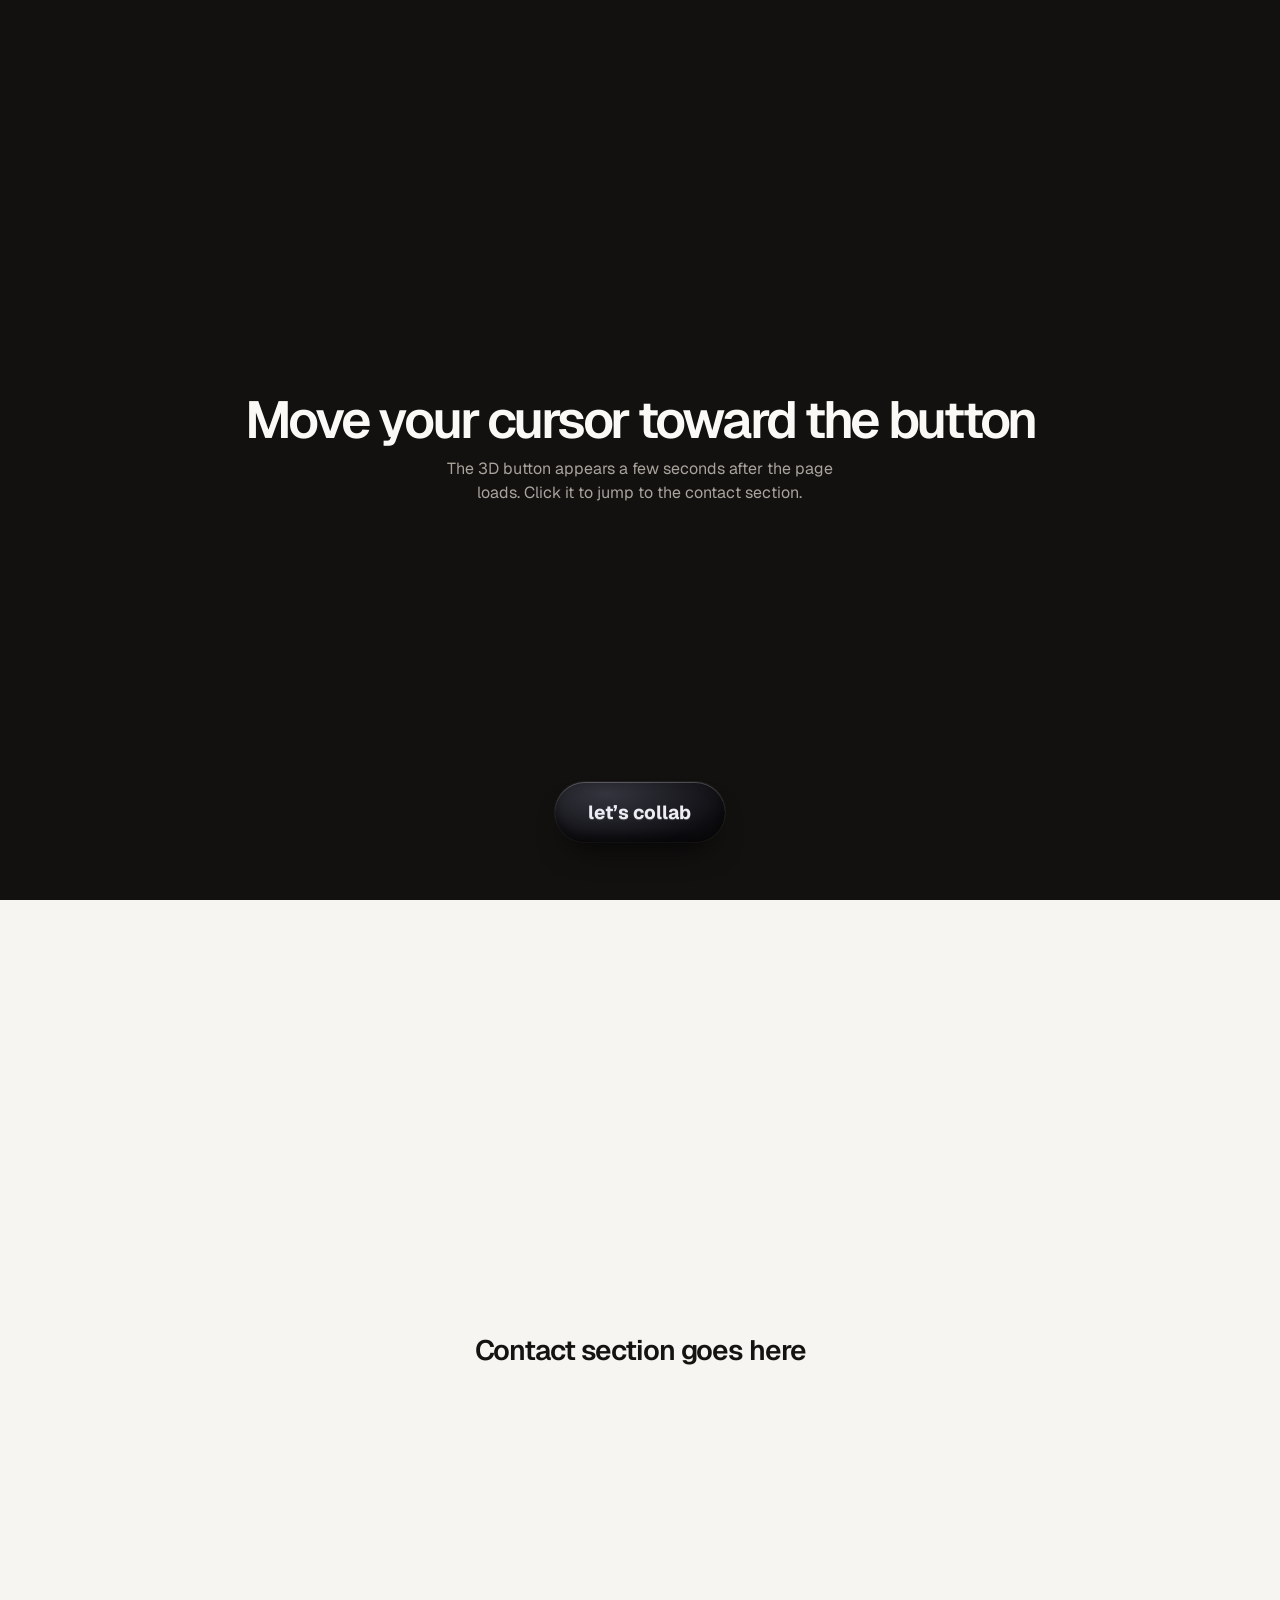
<file: collab-test.html>
<!doctype html>
<!-- 3D "let's collab" goo button: Venom Button by exteestudio (MIT licence), see collab/LICENSE.
     This page only embeds it: a CSS pill shows first (and stays on phones and slow computers),
     the 3D version is loaded a few seconds later, only if the computer is fast enough. -->
<html lang="en">
<head>
  <meta charset="utf-8" />
  <meta name="viewport" content="width=device-width, initial-scale=1" />
  <title>Aritra Tarafder · Collab button</title>
  <link href="https://fonts.googleapis.com/css2?family=Geist:wght@400;600;700&display=swap" rel="stylesheet" />
  <style>
    /* ===== Change the look here ===== */
    :root {
      --accent: #ff3b2f;
      --bg: #121110;
      --text: #fbf9f5;
      --muted: #a8a39b;
      --collab-bottom: 88px;   /* distance from the bottom of the screen to the middle of the button */
    }
    * { box-sizing: border-box; }
    html { scroll-behavior: smooth; background: var(--bg); }
    body { margin: 0; background: var(--bg); color: var(--text); font-family: "Geist", system-ui, sans-serif; }
    .demo { min-height: 100vh; display: grid; place-items: center; text-align: center; padding: 24px; }
    .demo h1 { margin: 0 0 12px; font-size: clamp(28px, 5vw, 52px); font-weight: 600; letter-spacing: -0.055em; line-height: .95; }
    .demo p { margin: 0 auto; max-width: 36ch; color: var(--muted); line-height: 1.5; }
    #contact { min-height: 100vh; display: grid; place-items: center; background: #f7f5f1; color: #141312; font-size: 28px; font-weight: 600; letter-spacing: -0.04em; }

    /* The 3D layer: transparent, never catches the mouse, soft edges so it never looks like a box */
    .collab-frame {
      position: fixed; left: 50%; bottom: calc(var(--collab-bottom) - 280px);
      width: 680px; height: 560px; transform: translateX(-50%);
      border: 0; background: transparent; color-scheme: normal;
      pointer-events: none; z-index: 50; opacity: 0; transition: opacity .6s;
      -webkit-mask-image: radial-gradient(ellipse 50% 50% at 50% 50%, #000 58%, transparent 100%);
              mask-image: radial-gradient(ellipse 50% 50% at 50% 50%, #000 58%, transparent 100%);
    }
    .collab-frame.show { opacity: 1; }

    /* The real link. First it is a glossy CSS pill; once the 3D button is live it becomes invisible
       and sits exactly over the 3D pill, so clicking and keyboard focus still work. */
    .collab {
      position: fixed; left: 50%; bottom: calc(var(--collab-bottom) - 30px);
      width: 170px; height: 60px; transform: translateX(-50%);
      display: grid; place-items: center; border-radius: 999px; z-index: 60;
      color: #eceef3; text-decoration: none; font: 700 19px/1 "Geist", system-ui, sans-serif;
      -webkit-tap-highlight-color: transparent;
    }
    .collab .face {
      position: absolute; inset: 0; border-radius: inherit;
      background: radial-gradient(120% 140% at 30% 20%, #34343e, #0d0d11 62%);
      box-shadow: inset 0 1px 0 rgba(255,255,255,.22), inset 0 -6px 12px rgba(0,0,0,.5), 0 18px 30px -14px rgba(0,0,0,.8), 0 0 0 1px rgba(255,255,255,.06);
      transition: opacity .5s, transform .3s;
    }
    .collab .label { position: relative; text-shadow: 0 1px 0 rgba(255,255,255,.2); transition: opacity .5s; }
    .collab:hover .face { transform: translateY(-2px); }
    .collab.is-3d .face, .collab.is-3d .label { opacity: 0; }
    .collab.is-3d:hover .face { transform: none; }
    .collab:focus-visible { outline: 2px solid var(--accent); outline-offset: 6px; }
    /* the 3D hand takes the place of the real cursor while it is over the goo */
    html.goo-engaged, html.goo-engaged * { cursor: none !important; }
  </style>
</head>
<body>
  <main class="demo">
    <div>
      <h1>Move your cursor toward the button</h1>
      <p>The 3D button appears a few seconds after the page loads. Click it to jump to the contact section.</p>
    </div>
  </main>
  <section id="contact">Contact section goes here</section>

  <a class="collab" id="collab" href="#contact"><span class="face" aria-hidden="true"></span><span class="label"></span></a>

  <script>
  /* ===== Change your details here ===== */
  const CONFIG = {
    label: "let’s collab",           // text on the button
    frameSrc: "collab/venom.html",   // the 3D button file
    delay: 3500,                     // ms to wait after the page loads before starting the 3D button
    slowKey: "aritra-goo-slow",      // remembers that this computer was too slow (to test again, add ?goo=force to the page address)
  };

  (() => {
    const link = document.getElementById("collab");
    link.querySelector(".label").textContent = CONFIG.label;

    const force = /[?&]goo=force/.test(location.search);
    const reduce = matchMedia("(prefers-reduced-motion: reduce)").matches;
    const touch = matchMedia("(hover: none), (pointer: coarse)").matches;
    let slow = false;
    try { slow = !force && localStorage.getItem(CONFIG.slowKey) === "1"; } catch (_) {}
    if (reduce || touch || slow) return;          // phones, reduced motion and slow computers keep the CSS pill

    let frame = null, layout = null, ready = false, alive = false;

    // put the real link exactly over the 3D pill
    function place() {
      if (!frame || !layout) return;
      const r = frame.getBoundingClientRect();
      link.style.cssText = `left:${r.left + layout.cx - layout.hw}px;top:${r.top + layout.cy - layout.hh}px;width:${layout.hw * 2}px;height:${layout.hh * 2}px;bottom:auto;transform:none`;
    }

    function drop(remember) {                      // go back to the CSS pill
      if (frame) frame.remove();
      frame = null; alive = false;
      if (remember) { try { localStorage.setItem(CONFIG.slowKey, "1"); } catch (_) {} }
    }

    function go() {                                // the 3D button is fast enough: show it
      alive = true;
      frame.classList.add("show");
      link.classList.add("is-3d");
      place();
      const post = (m) => { if (frame) frame.contentWindow.postMessage(m, "*"); };
      const send = (t, e) => {
        const r = frame.getBoundingClientRect();
        post({ venom: "ptr", t, x: e.clientX - r.left, y: e.clientY - r.top, pt: e.pointerType || "mouse" });
      };
      addEventListener("pointermove", (e) => frame && send("move", e), { passive: true });
      addEventListener("pointerdown", (e) => frame && send("down", e), { passive: true });
      addEventListener("pointerup", (e) => frame && send("up", e), { passive: true });
      document.documentElement.addEventListener("pointerleave", () => post({ venom: "ptr", t: "leave" }));
    }

    // speed test: after a short warm-up, time 20 frames. Slow computers go back to the CSS pill.
    function measure() {
      setTimeout(() => {
        if (!frame) return;
        const gaps = []; let last = performance.now();
        requestAnimationFrame(function tick(now) {
          gaps.push(now - last); last = now;
          if (gaps.length < 20) return requestAnimationFrame(tick);
          gaps.sort((a, b) => a - b);
          const median = gaps[gaps.length >> 1];
          if (median > 22) drop(true); else go();   // 22 ms per frame = below about 45 fps
        });
      }, 1200);
    }

    addEventListener("message", (e) => {
      if (!frame || e.source !== frame.contentWindow) return;
      const d = e.data;
      if (!d || !d.venom) return;
      if (d.venom === "layout") { layout = d; if (alive) place(); }
      else if (d.venom === "ready") { ready = true; measure(); }
      else if (d.venom === "engaged") document.documentElement.classList.toggle("goo-engaged", !!d.on);
    });
    addEventListener("resize", place);

    function start() {
      frame = document.createElement("iframe");
      frame.className = "collab-frame";
      frame.src = CONFIG.frameSrc + "?label=" + encodeURIComponent(CONFIG.label);
      frame.title = "3D button";
      frame.setAttribute("aria-hidden", "true");
      frame.tabIndex = -1;
      document.body.appendChild(frame);
      setTimeout(() => { if (!ready) drop(false); }, 8000);   // file missing or blocked: keep the CSS pill
    }
    setTimeout(() => ("requestIdleCallback" in window ? requestIdleCallback(start, { timeout: 2000 }) : start()), CONFIG.delay);
  })();
  </script>
</body>
</html>
</file>
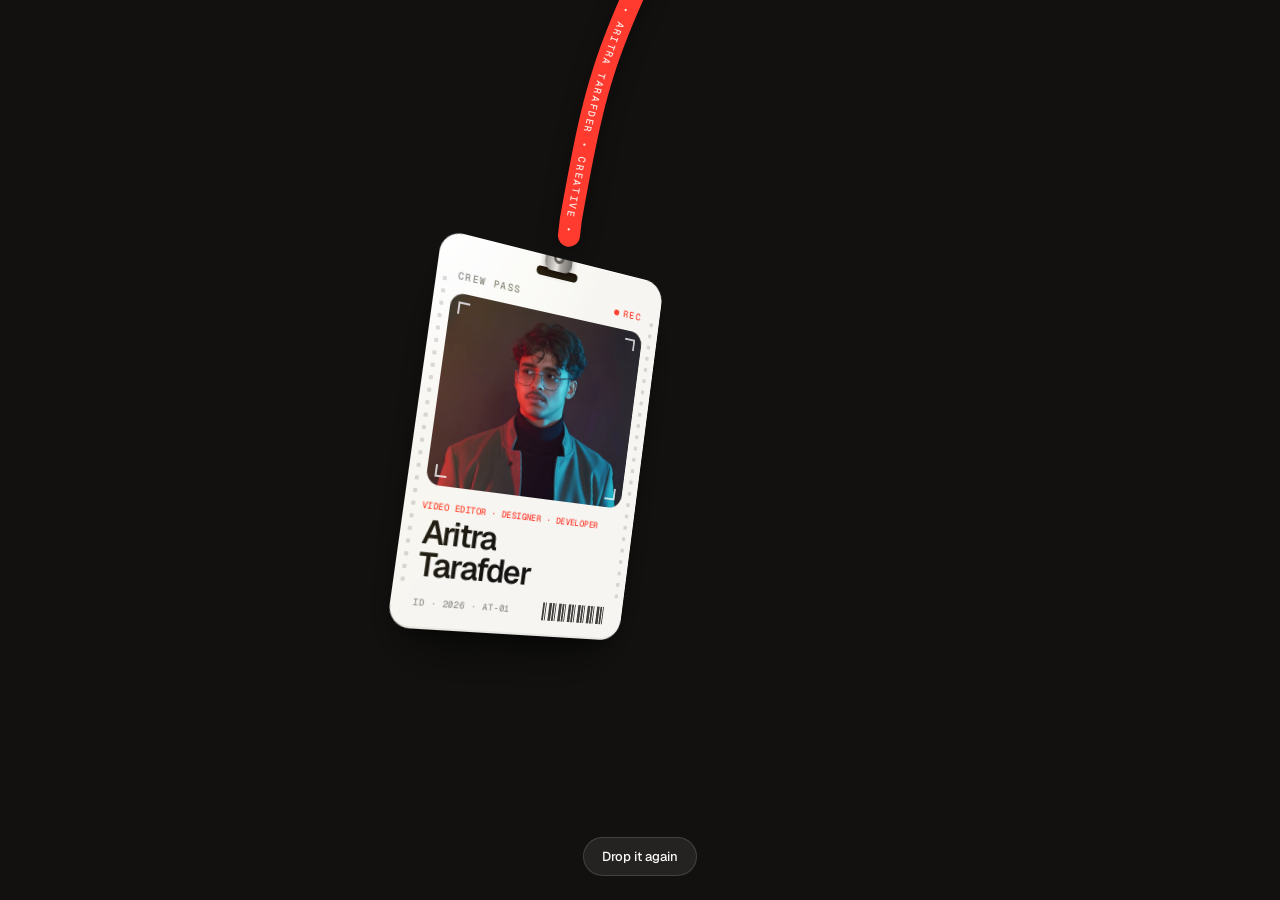
<file: id-card.html>
<!doctype html>
<html lang="en">
<head>
  <meta charset="utf-8" />
  <meta name="viewport" content="width=device-width, initial-scale=1" />
  <title>Aritra Tarafder · ID Card</title>
  <link href="https://fonts.googleapis.com/css2?family=Geist:wght@400;500;600&family=Geist+Mono:wght@400;500&display=swap" rel="stylesheet" />
  <style>
    /* ===== Change the look here ===== */
    :root {
      --accent: #ff3b2f;   /* strap, job title, REC dot */
      --cream: #f7f5f1;    /* card colour */
      --ink: #141312;      /* text on the card */
      --bg: #121110;       /* page background */
    }
    * { box-sizing: border-box; }
    html, body { margin: 0; height: 100%; background: var(--bg); color: #fbf9f5; font-family: "Geist", system-ui, sans-serif; overflow: hidden; }

    /* The stage is where the card can move. The strap hangs from its top edge. */
    .stage { position: fixed; inset: 0; }
    .lanyard { position: absolute; inset: 0; width: 100%; height: 100%; overflow: visible; pointer-events: none; }
    .lanyard__strap { fill: none; stroke: var(--accent); stroke-width: 22; stroke-linecap: round; stroke-linejoin: round; filter: drop-shadow(0 6px 10px rgba(0,0,0,.35)); }
    .lanyard__text { font-family: "Geist Mono", monospace; font-size: 10px; font-weight: 500; letter-spacing: .18em; fill: rgba(251,249,245,.92); dominant-baseline: central; }
    .hint { position: absolute; font: 500 11px "Geist Mono", monospace; text-transform: uppercase; letter-spacing: .1em; color: #6d6861; transform: translateX(-50%); white-space: nowrap; transition: opacity .6s; opacity: 0; pointer-events: none; }
    .hint.show { opacity: 1; }

    /* ===== The card ===== */
    .card {
      position: absolute; top: 0; left: 0; width: 250px; height: 380px;
      transform-origin: 0 0; will-change: transform; touch-action: none; cursor: grab;
      user-select: none; -webkit-user-select: none; visibility: hidden;
    }
    .card.ready { visibility: visible; }
    .card.dragging { cursor: grabbing; }
    .card__inner {
      position: absolute; inset: 0; border-radius: 22px; padding: 34px 18px 16px; overflow: hidden;
      display: flex; flex-direction: column; color: var(--ink);
      background: radial-gradient(120% 80% at 0% 0%, #fff 0%, transparent 60%), var(--cream);
      box-shadow: 0 1px 0 rgba(255,255,255,.8) inset, 0 -2px 0 rgba(0,0,0,.06) inset, 0 30px 60px -20px rgba(0,0,0,.7), 0 10px 20px -10px rgba(0,0,0,.5);
      transform-style: preserve-3d;
    }
    /* film perforations down both sides */
    .card__inner::before, .card__inner::after {
      content: ""; position: absolute; top: 40px; bottom: 40px; width: 6px;
      background: radial-gradient(circle, rgba(14,13,12,.14) 2px, transparent 2.5px) 0 0 / 6px 12px repeat-y;
    }
    .card__inner::before { right: 6px; } .card__inner::after { left: 6px; }
    .card__slot { position: absolute; top: 12px; left: 50%; width: 46px; height: 9px; margin-left: -23px; border-radius: 9px; background: var(--bg); box-shadow: inset 0 2px 3px rgba(0,0,0,.6); }
    .card__clip { position: absolute; top: -26px; left: 50%; width: 30px; height: 40px; margin-left: -15px; z-index: 3; border-radius: 6px 6px 8px 8px; background: linear-gradient(90deg, #8d8a85, #e9e6e1 45%, #a9a6a0 60%, #6f6c68); box-shadow: 0 4px 6px rgba(0,0,0,.35); }
    .card__clip span { position: absolute; left: 50%; bottom: 8px; width: 12px; height: 12px; margin-left: -6px; border-radius: 50%; border: 3px solid #5d5a56; }
    .card__head { display: flex; justify-content: space-between; align-items: center; font: 500 10px "Geist Mono", monospace; letter-spacing: .14em; color: rgba(14,13,12,.55); margin-bottom: 10px; padding: 0 4px; }
    .card__rec { display: inline-flex; align-items: center; gap: 5px; color: var(--accent); }
    .card__rec i { width: 6px; height: 6px; border-radius: 50%; background: var(--accent); animation: blink 1.1s infinite; }
    @keyframes blink { 50% { opacity: .2; } }
    .card__photo { position: relative; flex: 1; min-height: 0; border-radius: 14px; overflow: hidden; background: radial-gradient(90% 70% at 50% 100%, rgba(255,59,47,.55), transparent 70%), linear-gradient(180deg, #ece8e1, #d9d4cb); }
    /* move/zoom your photo inside the frame with top and width */
    .card__photo img { position: absolute; left: 50%; top: -4%; width: 120%; max-width: none; transform: translateX(-50%); pointer-events: none; }
    .card__corner { position: absolute; width: 12px; height: 12px; border: 2px solid rgba(255,255,255,.75); }
    .tl { top: 8px; left: 8px; border-right: 0; border-bottom: 0; } .tr { top: 8px; right: 8px; border-left: 0; border-bottom: 0; }
    .bl { bottom: 8px; left: 8px; border-right: 0; border-top: 0; } .br { bottom: 8px; right: 8px; border-left: 0; border-top: 0; }
    /* smaller type so the 3-part job title fits on one line */
    .card__role { font: 500 9px "Geist Mono", monospace; letter-spacing: .05em; text-transform: uppercase; white-space: nowrap; color: var(--accent); margin-top: 14px; padding: 0; }
    /* name on two lines: first name, then surname */
    .card__name { font-size: 32px; font-weight: 600; letter-spacing: -0.055em; line-height: .95; padding: 4px 4px 0; white-space: pre-line; }
    .card__foot { display: flex; align-items: center; justify-content: space-between; margin-top: 12px; padding: 0 4px; }
    .card__code { font: 500 9px "Geist Mono", monospace; letter-spacing: .1em; color: rgba(14,13,12,.45); }
    .card__bars { width: 70px; height: 18px; opacity: .8; background: repeating-linear-gradient(90deg, var(--ink) 0 2px, transparent 2px 3px, var(--ink) 3px 4px, transparent 4px 7px, var(--ink) 7px 10px, transparent 10px 11px); }
    /* holographic sheen, moved by the script while the card swings */
    .card__holo { position: absolute; inset: 0; pointer-events: none; border-radius: inherit; mix-blend-mode: color-dodge; opacity: .55; background: linear-gradient(115deg, transparent 20%, rgba(255,0,128,.25) 35%, rgba(0,220,255,.28) 45%, rgba(255,230,0,.22) 55%, transparent 70%); background-size: 250% 250%; background-position: var(--gx, 50%) var(--gy, 50%); }
    .replay { position: fixed; left: 50%; bottom: 24px; transform: translateX(-50%); font: 500 13px "Geist", sans-serif; color: #fbf9f5; background: rgba(255,255,255,.08); border: 1px solid rgba(255,255,255,.14); padding: 10px 18px; border-radius: 999px; cursor: pointer; }

    /* phones: a smaller card */
    @media (max-width: 600px) {
      .card { width: 210px; height: 330px; }
      .card__inner { padding: 30px 14px 14px; }
      .card__name { font-size: 27px; }
      .card__role { font-size: 7.5px; }
    }
  </style>
</head>
<body>
  <div class="stage" id="stage">
    <svg class="lanyard" aria-hidden="true">
      <path id="strapPath" class="lanyard__strap" d="" />
      <!-- the text that runs along the strap -->
      <text class="lanyard__text"><textPath href="#strapPath" id="strapText"></textPath></text>
    </svg>

    <div class="card" id="card" role="img" aria-label="ID card. You can drag it.">
      <div class="card__inner">
        <div class="card__clip" aria-hidden="true"><span></span></div>
        <div class="card__slot" aria-hidden="true"></div>
        <div class="card__head"><span>CREW PASS</span><span class="card__rec"><i></i>REC</span></div>
        <div class="card__photo">
          <img id="cardPhoto" alt="" draggable="false" />
          <span class="card__corner tl"></span><span class="card__corner tr"></span>
          <span class="card__corner bl"></span><span class="card__corner br"></span>
        </div>
        <div class="card__role" id="cardRole"></div>
        <div class="card__name" id="cardName"></div>
        <div class="card__foot" aria-hidden="true"><span class="card__code" id="cardCode"></span><span class="card__bars"></span></div>
        <div class="card__holo" aria-hidden="true"></div>
      </div>
    </div>
    <p class="hint" id="hint">Grab the card ↑</p>
  </div>
  <button class="replay" id="replay" type="button">Drop it again</button>

  <script>
  /* ===== Change your details here ===== */
  const CONFIG = {
    name: "Aritra\nTarafder",                      // \n puts the surname on a second line
    role: "Video Editor · Designer · Developer",
    code: "ID · 2026 · AT-01",
    photo: "assets/me-front.webp",                 // your face photo, any size
    strapText: "CREATIVE • ARITRA TARAFDER • ",    // repeated along the strap
    anchorX: 0.5,                                  // where the strap hangs from: 0 = left edge, 1 = right edge
  };

  /* ===== Physics: a rope made of points (Verlet integration) =====
     The strap is 12 points joined by "sticks". Every frame each point keeps its speed, gravity pulls it down,
     then the sticks are fixed back to their length. The card is 4 more points held in a rigid rectangle. */
  const SEGMENTS = 12;    // points in the strap
  const GRAVITY = 0.55;   // higher = heavier, faster drop
  const DAMPING = 0.982;  // lower = stops swinging sooner
  const MAX_SPEED = 16;   // speed limit so a hard throw can't fling the card off screen
  const CLIP_GAP = 16;

  const $ = (s) => document.querySelector(s);
  const clamp = (v, a, b) => Math.min(b, Math.max(a, v));
  const lerp = (a, b, t) => a + (b - a) * t;
  const reduceMotion = matchMedia("(prefers-reduced-motion: reduce)").matches;

  // fill in the card
  $("#cardName").textContent = CONFIG.name;
  $("#cardRole").textContent = CONFIG.role;
  $("#cardCode").textContent = CONFIG.code;
  $("#cardPhoto").src = CONFIG.photo;
  $("#strapText").textContent = CONFIG.strapText.repeat(8);

  const stage = $("#stage"), card = $("#card"), inner = $(".card__inner"), holo = $(".card__holo"), strap = $("#strapPath"), hint = $("#hint");
  let W, H, anchor, segLen, pts = [], cons = [], drag = null, hasDragged = false, settled = 0;

  function build() {
    W = card.offsetWidth; H = card.offsetHeight;
    const sh = stage.clientHeight;
    const restTop = Math.max(110, (sh - H) / 2 - 20);      // where the card ends up
    const ropeLen = Math.max(60, restTop - CLIP_GAP + 20);
    anchor = { x: stage.clientWidth * CONFIG.anchorX, y: -20 };
    segLen = ropeLen / SEGMENTS;
    pts = []; cons = [];
    // start high above the screen so it drops in
    const lift = reduceMotion ? 0 : ropeLen + H + 60, sway = reduceMotion ? 0 : 90;
    for (let i = 0; i <= SEGMENTS; i++) {
      const t = i / SEGMENTS, x = anchor.x + sway * t, y = anchor.y + i * segLen - lift * t;
      pts.push({ x, y, px: x, py: y, w: i === 0 ? 0 : 1 }); // w = 0 means pinned (the anchor)
    }
    const clip = pts[SEGMENTS], top = clip.y + CLIP_GAP, cx = clip.x + (reduceMotion ? 0 : 30);
    [[cx - W / 2, top], [cx + W / 2, top], [cx + W / 2, top + H], [cx - W / 2, top + H]]
      .forEach(([x, y]) => pts.push({ x, y, px: x, py: y, w: 0.35 }));
    const [TL, TR, BR, BL] = [SEGMENTS + 1, SEGMENTS + 2, SEGMENTS + 3, SEGMENTS + 4];
    // strap: may go slack but never stretches (the jerk when it goes tight makes the bounce)
    for (let i = 0; i < SEGMENTS; i++) cons.push({ a: i, b: i + 1, len: segLen, stretchOnly: true });
    // clip to the two top corners, then a rigid card
    const d = Math.hypot(W / 2, CLIP_GAP), diag = Math.hypot(W, H);
    cons.push({ a: SEGMENTS, b: TL, len: d }, { a: SEGMENTS, b: TR, len: d },
      { a: TL, b: TR, len: W }, { a: TR, b: BR, len: H }, { a: BR, b: BL, len: W }, { a: BL, b: TL, len: H },
      { a: TL, b: BR, len: diag }, { a: TR, b: BL, len: diag });
    card.classList.add("ready");
  }

  const corners = () => pts.slice(SEGMENTS + 1, SEGMENTS + 5);

  function solve() {
    for (const c of cons) {
      const A = pts[c.a], B = pts[c.b];
      const dx = B.x - A.x, dy = B.y - A.y, dist = Math.hypot(dx, dy) || 0.0001;
      if (c.stretchOnly && dist <= c.len) continue;
      const diff = (dist - c.len) / dist, wsum = A.w + B.w;
      if (!wsum) continue;
      A.x += dx * diff * (A.w / wsum); A.y += dy * diff * (A.w / wsum);
      B.x -= dx * diff * (B.w / wsum); B.y -= dy * diff * (B.w / wsum);
    }
  }

  // a point on the card from (u, v) = (0..1 across, 0..1 down)
  function bilinear(u, v) {
    const [a, b, c, d] = corners();
    return {
      x: (1-u)*(1-v)*a.x + u*(1-v)*b.x + u*v*c.x + (1-u)*v*d.x,
      y: (1-u)*(1-v)*a.y + u*(1-v)*b.y + u*v*c.y + (1-u)*v*d.y,
      w: [(1-u)*(1-v), u*(1-v), u*v, (1-u)*v],
    };
  }

  function step() {
    for (const p of pts) {
      if (!p.w) continue;
      const vx = clamp((p.x - p.px) * DAMPING, -MAX_SPEED, MAX_SPEED);
      const vy = clamp((p.y - p.py) * DAMPING, -MAX_SPEED, MAX_SPEED);
      p.px = p.x; p.py = p.y;
      p.x += vx; p.y += vy + GRAVITY;
    }
    if (drag) { // pull the grabbed spot of the card toward the pointer
      const g = bilinear(drag.u, drag.v), dx = drag.x - g.x, dy = drag.y - g.y;
      corners().forEach((p, i) => { const k = g.w[i] * 1.6; p.x += dx * k; p.y += dy * k; p.px = lerp(p.px, p.x, 0.25); p.py = lerp(p.py, p.y, 0.25); });
    }
    for (let i = 0; i < 14; i++) solve();
  }

  function render() {
    const [TL, TR, , BL] = corners();
    const ax = (TR.x - TL.x) / W, ay = (TR.y - TL.y) / W, bx = (BL.x - TL.x) / H, by = (BL.y - TL.y) / H;
    card.style.transform = `matrix(${ax},${ay},${bx},${by},${TL.x},${TL.y})`;
    // small 3D tilt from how fast the card moves
    const cxv = (TL.x - TL.px + TR.x - TR.px) / 2, cyv = (TL.y - TL.py + BL.y - BL.py) / 2;
    const ry = clamp(cxv * 2.2, -40, 40), rx = clamp(-cyv * 1.2, -25, 25);
    inner.style.transform = `perspective(900px) rotateY(${ry}deg) rotateX(${rx}deg)`;
    holo.style.setProperty("--gx", `${50 + ry * 1.5 + Math.atan2(ay, ax) * 60}%`);
    holo.style.setProperty("--gy", `${50 + rx * 1.5}%`);
    // strap: a smooth curve through the rope points
    let d = `M ${pts[0].x} ${pts[0].y - 40} L ${pts[0].x} ${pts[0].y}`;
    for (let i = 1; i < SEGMENTS; i++) d += ` Q ${pts[i].x} ${pts[i].y} ${(pts[i].x + pts[i+1].x) / 2} ${(pts[i].y + pts[i+1].y) / 2}`;
    d += ` L ${pts[SEGMENTS].x} ${pts[SEGMENTS].y + 6}`;
    strap.setAttribute("d", d);
    if (!hasDragged) {
      const [, , BR, BL2] = corners();
      hint.style.left = `${(BR.x + BL2.x) / 2}px`; hint.style.top = `${Math.max(BR.y, BL2.y) + 22}px`;
      settled = Math.abs(cxv) + Math.abs(cyv) < 0.6 ? settled + 1 : 0;
      hint.classList.toggle("show", settled > 30);
    }
  }

  const loop = () => { step(); render(); requestAnimationFrame(loop); };

  // drag with mouse or finger
  const local = (e) => { const r = stage.getBoundingClientRect(); return { x: e.clientX - r.left, y: e.clientY - r.top }; };
  card.addEventListener("pointerdown", (e) => {
    e.preventDefault();
    const p = local(e), [TL, TR, , BL] = corners();
    const ux = TR.x - TL.x, uy = TR.y - TL.y, vx = BL.x - TL.x, vy = BL.y - TL.y, rx = p.x - TL.x, ry = p.y - TL.y;
    drag = { u: clamp((rx * ux + ry * uy) / (W * W), 0, 1), v: clamp((rx * vx + ry * vy) / (H * H), 0, 1), ...p };
    card.classList.add("dragging"); card.setPointerCapture(e.pointerId);
    if (!hasDragged) { hasDragged = true; hint.classList.remove("show"); }
  });
  card.addEventListener("pointermove", (e) => { if (drag) Object.assign(drag, local(e)); });
  const release = () => { drag = null; card.classList.remove("dragging"); pts.forEach((p) => { p.px = lerp(p.px, p.x, 0.6); p.py = lerp(p.py, p.y, 0.6); }); };
  card.addEventListener("pointerup", release);
  card.addEventListener("pointercancel", release);

  // keep the strap attached when the window size changes
  addEventListener("resize", () => {
    if (!anchor) return;
    const nx = stage.clientWidth * CONFIG.anchorX, dx = nx - anchor.x;
    pts.forEach((p) => { p.x += dx; p.px += dx; }); anchor.x = nx; pts[0].x = pts[0].px = nx;
  });
  $("#replay").addEventListener("click", build);

  build(); render(); requestAnimationFrame(loop);
  </script>
</body>
</html>
</file>
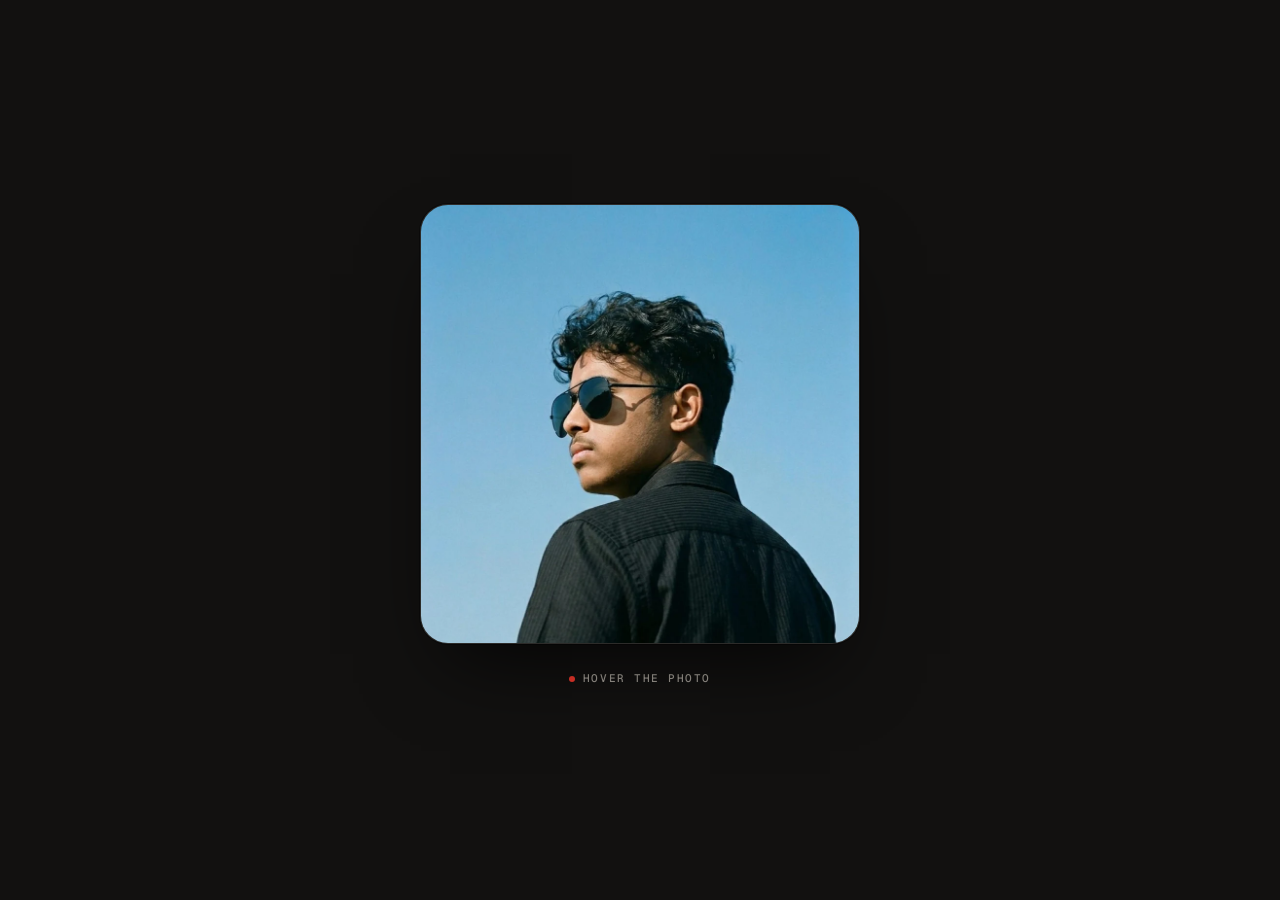
<file: reveal.html>
<!doctype html>
<html lang="en">
<head>
  <meta charset="utf-8" />
  <meta name="viewport" content="width=device-width, initial-scale=1" />
  <title>Aritra Tarafder · Mask reveal</title>
  <link href="https://fonts.googleapis.com/css2?family=Geist:wght@400;500;600&family=Geist+Mono:wght@400;500&display=swap" rel="stylesheet" />
  <style>
    /* ===== Change the look here ===== */
    :root {
      --accent: #ff3b2f;
      --bg: #121110;
      --panel: #1a1917;
      --text: #fbf9f5;
      --muted: #a8a39b;
      --frame: min(86vw, 440px);   /* size of the photo frame */
      --sky: #4a95d1;              /* solid colour behind the masked photo, so nothing leaks at the edges */
    }
    * { box-sizing: border-box; }
    html, body { margin: 0; min-height: 100%; background: var(--bg); color: var(--text); font-family: "Geist", system-ui, sans-serif; }
    body { min-height: 100vh; display: grid; place-items: center; padding: 32px 16px; }

    .reveal { display: grid; justify-items: center; gap: 16px; }

    /* Rounded square frame holding two stacked photos */
    .frame {
      position: relative; width: var(--frame); aspect-ratio: 1 / 1;
      border-radius: 28px; overflow: hidden; background: var(--panel);
      border: 1px solid rgba(255,255,255,.08);
      box-shadow: 0 40px 80px -30px rgba(0,0,0,.8), 0 0 0 1px rgba(0,0,0,.4);
      touch-action: none;           /* on phones, dragging moves the lens instead of scrolling */
      cursor: crosshair; user-select: none; -webkit-user-select: none;
      isolation: isolate;
    }
    .frame img {
      position: absolute; inset: 0; width: 100%; height: 100%;
      object-fit: cover; object-position: 50% 25%;   /* change 25% to move the photo up or down in the frame */
      pointer-events: none; -webkit-user-drag: none;
    }
    /* Top layer: the Batman photo, shown only inside a round lens that follows the cursor */
    .frame__mask {
      position: absolute; inset: 0; background: var(--sky);
      --mx: 50%; --my: 50%; --r: 0px;
      -webkit-mask-image: radial-gradient(circle var(--r) at var(--mx) var(--my), #000 98%, transparent);
              mask-image: radial-gradient(circle var(--r) at var(--mx) var(--my), #000 98%, transparent);
    }
    /* Thin ring that follows the lens */
    .frame__ring {
      position: absolute; left: 0; top: 0; border-radius: 50%; pointer-events: none;
      border: 1.5px solid rgba(255,255,255,.75); box-shadow: 0 0 0 1px rgba(0,0,0,.25), 0 0 24px rgba(255,59,47,.25);
      opacity: 0; will-change: transform, width, height;
    }
    .caption { font: 500 11px "Geist Mono", monospace; text-transform: uppercase; letter-spacing: .14em; color: var(--muted); }
    .caption i { display: inline-block; width: 6px; height: 6px; margin-right: 8px; border-radius: 50%; background: var(--accent); }
    @media (hover: none) { .caption .desk { display: none; } }
    @media (hover: hover) { .caption .touch { display: none; } }
  </style>
</head>
<body>
  <main class="reveal">
    <div class="frame" id="frame" aria-label="Photo of Aritra. Move your cursor over it to reveal the Batman version.">
      <img id="imgNormal" alt="Aritra Tarafder" draggable="false" />
      <div class="frame__mask" id="mask" aria-hidden="true"><img id="imgMasked" alt="" draggable="false" /></div>
      <div class="frame__ring" id="ring" aria-hidden="true"></div>
    </div>
    <p class="caption"><i></i><span class="desk">Hover the photo</span><span class="touch">Touch and drag the photo</span></p>
  </main>

  <script>
  /* ===== Change your details here ===== */
  const CONFIG = {
    normal: "assets/me-side.webp",   // the normal photo (bottom layer)
    masked: "assets/me-mask.webp",   // the Batman version (revealed in the lens)
    hoverRadius: 0.20,               // lens size on hover, as a share of the frame width
    pressRadius: 0.32,               // lens size while the mouse button is held (or a finger is down)
    ease: 0.18,                      // how smoothly the lens follows (lower = slower, softer)
  };

  const $ = (s) => document.querySelector(s);
  const frame = $("#frame"), mask = $("#mask"), ring = $("#ring");
  $("#imgNormal").src = CONFIG.normal;
  $("#imgMasked").src = CONFIG.masked;

  const reduceMotion = matchMedia("(prefers-reduced-motion: reduce)").matches;
  const ease = reduceMotion ? 1 : CONFIG.ease;

  let W = frame.clientWidth;
  // cur = what is drawn now, tgt = where the lens wants to be
  const cur = { x: W / 2, y: W / 2, r: 0 };
  const tgt = { x: W / 2, y: W / 2, r: 0 };
  let inside = false, pressed = false, raf = 0;

  const radius = () => (pressed ? CONFIG.pressRadius : CONFIG.hoverRadius) * W;
  const lerp = (a, b, t) => a + (b - a) * t;

  function draw() {
    cur.x = lerp(cur.x, tgt.x, ease);
    cur.y = lerp(cur.y, tgt.y, ease);
    cur.r = lerp(cur.r, tgt.r, ease);
    if (Math.abs(cur.r - tgt.r) < 0.15) cur.r = tgt.r;

    mask.style.setProperty("--mx", cur.x + "px");
    mask.style.setProperty("--my", cur.y + "px");
    mask.style.setProperty("--r", cur.r + "px");

    const d = cur.r * 2;
    ring.style.width = ring.style.height = d + "px";
    ring.style.transform = `translate3d(${cur.x - cur.r}px, ${cur.y - cur.r}px, 0)`;
    ring.style.opacity = cur.r > 1 ? "1" : "0";

    // keep animating until the lens has caught up, then stop (saves battery)
    const moving = Math.abs(cur.x - tgt.x) > 0.2 || Math.abs(cur.y - tgt.y) > 0.2 || cur.r !== tgt.r;
    raf = moving ? requestAnimationFrame(draw) : 0;
  }
  const wake = () => { if (!raf) raf = requestAnimationFrame(draw); };

  function aim(e) {
    const b = frame.getBoundingClientRect();
    tgt.x = e.clientX - b.left; tgt.y = e.clientY - b.top;
  }

  frame.addEventListener("pointerenter", (e) => {
    inside = true; aim(e);
    if (cur.r < 1) { cur.x = tgt.x; cur.y = tgt.y; }  // open the lens right under the cursor
    tgt.r = radius(); wake();
  });
  frame.addEventListener("pointermove", (e) => {
    if (!inside && e.pointerType === "mouse") return;
    aim(e); tgt.r = radius(); wake();
  });
  frame.addEventListener("pointerdown", (e) => {
    inside = true; pressed = true; aim(e);
    if (cur.r < 1) { cur.x = tgt.x; cur.y = tgt.y; }
    try { frame.setPointerCapture(e.pointerId); } catch (_) {}
    tgt.r = radius(); wake();
  });
  const up = (e) => {
    pressed = false;
    if (e.pointerType !== "mouse") { inside = false; tgt.r = 0; } else tgt.r = radius();
    wake();
  };
  frame.addEventListener("pointerup", up);
  frame.addEventListener("pointercancel", up);
  frame.addEventListener("pointerleave", (e) => {
    if (pressed) return;          // keep the lens while dragging outside
    inside = false; tgt.r = 0; wake();
  });

  // keep the lens in proportion if the window size changes
  new ResizeObserver(() => {
    const nw = frame.clientWidth, k = nw / W; W = nw;
    cur.x *= k; cur.y *= k; tgt.x *= k; tgt.y *= k; cur.r *= k; tgt.r = inside ? radius() : 0;
    wake();
  }).observe(frame);
  </script>
</body>
</html>
</file>
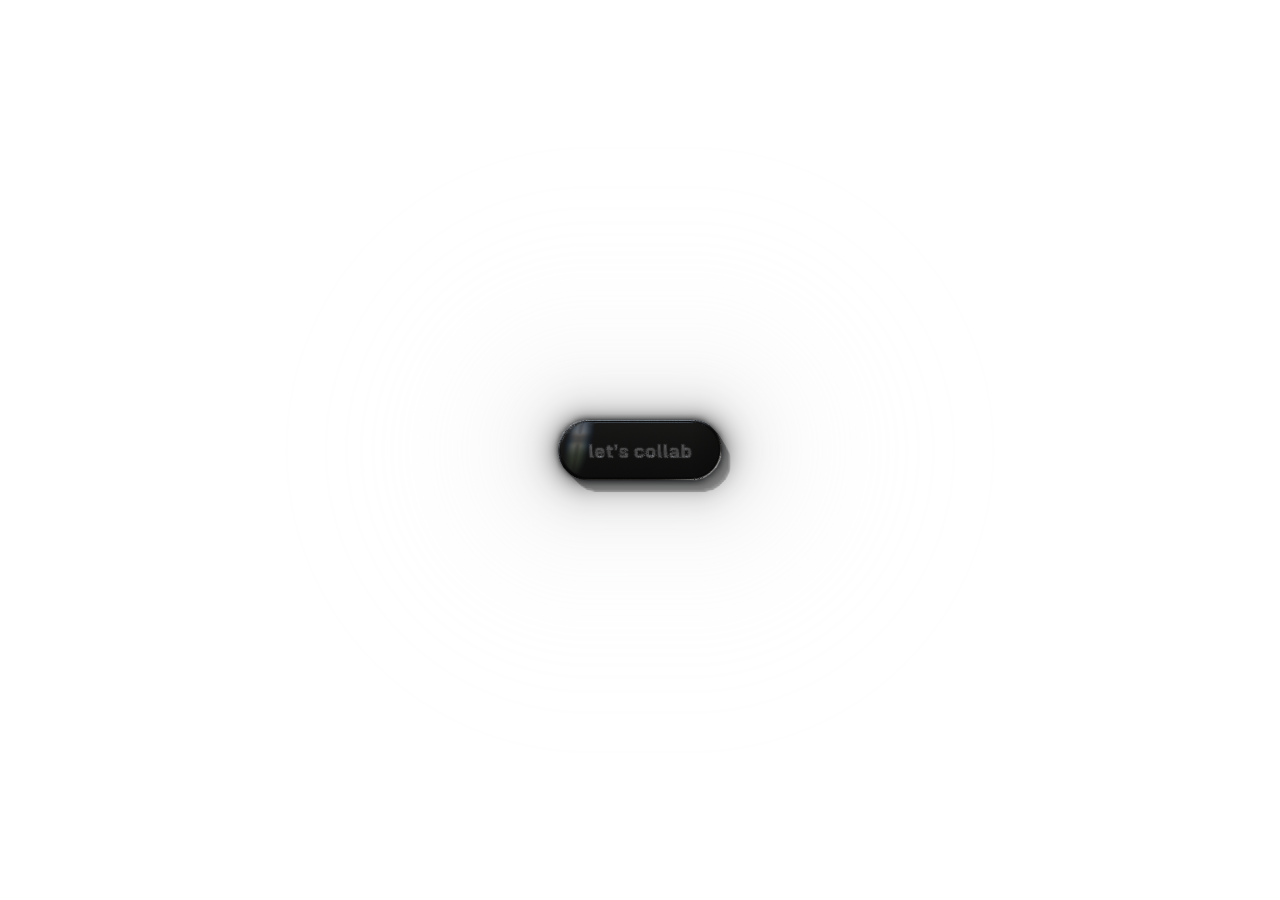
<file: collab/venom.html>
<!doctype html>
<!-- Based on Venom Button by exteestudio (MIT, see LICENSE in this folder).
     Adapted for a portfolio site: transparent background, "let's collab" label, pointer input from the parent page. -->
<html lang="en">
<head>
<meta charset="utf-8">
<meta name="viewport" content="width=device-width, initial-scale=1">
<title>Venom Button</title>
<style>
  :root {
    --paper: oklch(0.972 0.002 255);
    --ink: oklch(0.2 0.012 270);
    --muted: oklch(0.56 0.01 265);
    --line: oklch(0.88 0.004 260);
    --ease-out: cubic-bezier(0.22, 1, 0.36, 1);
    /* cursors from Figma "Cursors (Community)": left_ptr (1:37) and hand2 (1:163), sources in cursors/ */
    --cur-arrow: url("data:image/svg+xml,%3Csvg width='20' height='20' viewBox='0 0 24 24' fill='none' xmlns='http://www.w3.org/2000/svg'%3E%3Cg transform='translate(3.96 -0.12)'%3E%3Cg%3E%3Cg filter='url(%23filter0_d_102_11)'%3E%3Cpath d='M2.16 17.76V0.96L14.28 13.1485H7.18952L6.75977 13.2786L2.16 17.76Z' fill-rule='evenodd' clip-rule='evenodd' fill='white'/%3E%3Cpath d='M10.7449 16.5635C11.1744 17.6016 10.6882 18.792 9.65484 19.2326C8.61036 19.678 7.40291 19.1896 6.96183 18.1434L2.88 8.46155L6.72302 6.84L10.7449 16.5635Z' fill-rule='evenodd' clip-rule='evenodd' fill='white'/%3E%3C/g%3E%3Cpath d='M9.77305 16.6772C10.0078 17.2234 9.74953 17.8559 9.19969 18.0818C8.66208 18.3028 8.04661 18.0515 7.81731 17.5174L4.92 10.7703L6.88612 9.96L9.77305 16.6772Z' fill-rule='evenodd' clip-rule='evenodd' fill='black'/%3E%3Cpath d='M3.12 3.48V15.12L6.21809 12.1382L6.6647 11.9936H11.64L3.12 3.48Z' fill-rule='evenodd' clip-rule='evenodd' fill='black'/%3E%3C/g%3E%3Cdefs%3E%3Cfilter id='filter0_d_102_11' x='-8.9407e-08' y='0' width='15.72' height='22.0374' filterUnits='userSpaceOnUse' color-interpolation-filters='sRGB'%3E%3CfeFlood flood-opacity='0' result='BackgroundImageFix'/%3E%3CfeColorMatrix in='SourceAlpha' type='matrix' values='0 0 0 0 0 0 0 0 0 0 0 0 0 0 0 0 0 0 127 0' result='hardAlpha'/%3E%3CfeOffset dx='-0.36' dy='0.84'/%3E%3CfeGaussianBlur stdDeviation='0.9'/%3E%3CfeColorMatrix type='matrix' values='0 0 0 0 0 0 0 0 0 0 0 0 0 0 0 0 0 0 0.3 0'/%3E%3CfeBlend mode='normal' in2='BackgroundImageFix' result='effect1_dropShadow_102_11'/%3E%3CfeBlend mode='normal' in='SourceGraphic' in2='effect1_dropShadow_102_11' result='shape'/%3E%3C/filter%3E%3C/defs%3E%3C/g%3E%3C/svg%3E");
    --cur-hand: url("data:image/svg+xml,%3Csvg width='20' height='20' viewBox='0 0 24 24' fill='none' xmlns='http://www.w3.org/2000/svg'%3E%3Cg%3E%3Cg filter='url(%23filter0_d_102_3)'%3E%3Cpath d='M6.99667 16.6967C6.66322 16.3018 6.25814 15.494 5.53722 14.5136C5.12861 13.9591 4.11533 12.9149 3.81358 12.3845C3.55174 11.9158 3.57992 11.7056 3.64214 11.3172C3.75252 10.6262 4.50866 10.0881 5.3153 10.1608C5.92469 10.2147 6.44131 10.5921 6.90626 10.9486C7.18688 11.1632 7.53209 11.5802 7.7399 11.8157C7.93129 12.0313 7.97826 12.1205 8.18256 12.3757C8.45261 12.7135 8.53715 12.8808 8.43383 12.5089C8.35046 11.9631 8.21426 11.0311 8.01701 10.207C7.86672 9.58199 7.83031 9.48406 7.68707 9.00431C7.5356 8.49376 7.45812 8.13614 7.31604 7.59479C7.21741 7.21187 7.04012 6.42954 6.99198 5.9894C6.92506 5.38752 6.88982 4.40603 7.30195 3.95489C7.62485 3.60168 8.36573 3.49495 8.82481 3.71282C9.42597 3.9978 9.76765 4.81645 9.92382 5.14325C10.2044 5.73083 10.3782 6.40973 10.5297 7.301C10.7222 8.43544 11.0768 10.01 11.0886 10.3412C11.16 10.824 11.0087 9.08023 11.0839 8.69071C11.152 8.3375 11.469 7.92708 11.8659 7.81595C12.2016 7.72242 12.595 7.68832 12.9414 7.75543C13.3088 7.82586 13.6963 8.07233 13.8408 8.3045C14.2658 8.99111 14.274 10.394 14.2916 10.3192C14.3926 9.90548 14.375 8.9669 14.6251 8.57628C14.7895 8.31881 15.2087 8.08663 15.4318 8.04923C15.7769 7.992 16.2008 7.9744 16.5636 8.04042C16.8559 8.09434 17.2517 8.42003 17.3585 8.57628C17.6144 8.9548 17.76 10.0254 17.8034 10.4006C17.8211 10.5558 17.8903 9.9693 18.1475 9.59079C18.6242 8.88768 20.3114 8.75123 20.376 10.2939C20.4054 11.0135 20.3995 10.9805 20.3995 11.4646C20.3995 12.0335 20.3855 12.3757 20.3526 12.7872C20.3161 13.2274 20.2152 14.222 20.0684 14.7041C20.0023 14.9208 19.8362 15.3146 19.6368 15.6862C19.4365 16.0595 19.1574 16.3814 18.8863 16.7071C18.5057 17.1643 17.9896 17.8381 17.9045 18.2218C17.7659 18.8401 17.8117 18.8446 17.7847 19.2836C17.7658 19.59 17.8429 19.9643 17.8909 20.1614C17.9084 20.2334 17.8602 20.3059 17.7865 20.3134C17.505 20.3417 16.8649 20.3946 16.4779 20.3366C16.0188 20.2673 15.4505 19.4112 15.3037 19.1494C15.1018 18.7884 14.6708 18.8578 14.503 19.124C14.2388 19.5455 13.6705 20.3014 13.269 20.3488C12.514 20.4377 10.9776 20.3869 9.72746 20.3723C9.65243 20.3714 9.59565 20.3027 9.60515 20.2283C9.64502 19.9157 9.69386 19.1741 9.31679 18.8765C8.95867 18.5915 8.34224 18.0138 7.97357 17.7101L6.99667 16.6967Z' fill-rule='evenodd' clip-rule='evenodd' fill='white'/%3E%3Cpath d='M6.99667 16.6967C6.66322 16.3018 6.25814 15.494 5.53722 14.5136C5.12861 13.9591 4.11533 12.9149 3.81358 12.3845C3.55174 11.9158 3.57992 11.7056 3.64214 11.3172C3.75252 10.6262 4.50866 10.0881 5.3153 10.1608C5.92469 10.2147 6.44131 10.5921 6.90626 10.9486C7.18688 11.1632 7.53209 11.5802 7.7399 11.8157C7.93129 12.0313 7.97826 12.1205 8.18256 12.3757C8.45261 12.7135 8.53715 12.8808 8.43383 12.5089C8.35046 11.9631 8.21426 11.0311 8.01701 10.207C7.86672 9.58199 7.83031 9.48406 7.68707 9.00431C7.5356 8.49376 7.45812 8.13614 7.31604 7.59479C7.21741 7.21187 7.04012 6.42954 6.99198 5.9894C6.92505 5.38752 6.88982 4.40603 7.30195 3.95489C7.62485 3.60168 8.36573 3.49495 8.82481 3.71282C9.42597 3.9978 9.76765 4.81645 9.92382 5.14325C10.2044 5.73083 10.3782 6.40973 10.5297 7.301C10.7222 8.43544 11.0768 10.01 11.0886 10.3412C11.16 10.824 11.0087 9.08023 11.0839 8.69071C11.152 8.3375 11.469 7.92708 11.8659 7.81595C12.2016 7.72242 12.595 7.68832 12.9414 7.75543C13.3088 7.82586 13.6963 8.07233 13.8408 8.3045C14.2658 8.99111 14.274 10.394 14.2916 10.3192C14.3926 9.90548 14.375 8.9669 14.6251 8.57628C14.7895 8.31881 15.2087 8.08663 15.4318 8.04923C15.7769 7.992 16.2008 7.9744 16.5636 8.04042C16.8559 8.09434 17.2517 8.42003 17.3585 8.57628C17.6144 8.9548 17.76 10.0254 17.8034 10.4006C17.8211 10.5558 17.8903 9.9693 18.1475 9.59078C18.6242 8.88768 20.3114 8.75123 20.376 10.2939C20.4054 11.0135 20.3995 10.9805 20.3995 11.4646C20.3995 12.0335 20.3855 12.3757 20.3526 12.7872C20.3161 13.2274 20.2152 14.222 20.0684 14.7041C20.0023 14.9208 19.8362 15.3146 19.6368 15.6862C19.4365 16.0595 19.1574 16.3814 18.8863 16.7071C18.5057 17.1643 17.9896 17.8381 17.9045 18.2218C17.7659 18.8401 17.8117 18.8446 17.7847 19.2836C17.7658 19.59 17.8429 19.9643 17.8909 20.1614C17.9084 20.2334 17.8602 20.3059 17.7865 20.3134C17.505 20.3417 16.8649 20.3946 16.4779 20.3366C16.0188 20.2673 15.4505 19.4112 15.3037 19.1494C15.1018 18.7884 14.6708 18.8578 14.503 19.124C14.2388 19.5455 13.6705 20.3014 13.269 20.3488C12.514 20.4377 10.9776 20.3869 9.72746 20.3723C9.65243 20.3714 9.59565 20.3027 9.60515 20.2283C9.64502 19.9157 9.69386 19.1741 9.31679 18.8765C8.95867 18.5915 8.34224 18.0138 7.97357 17.7101L6.99667 16.6967Z' stroke-width='0.96' stroke='black'/%3E%3C/g%3E%3Cpath d='M16.68 17.04V13.32' stroke-width='0.84' stroke-linecap='round' stroke='black'/%3E%3Cpath d='M14.52 17.04V13.32' stroke-width='0.84' stroke-linecap='round' stroke='black'/%3E%3Cpath d='M11.88 13.32V17.04' stroke-width='0.84' stroke-linecap='round' stroke='black'/%3E%3C/g%3E%3Cdefs%3E%3Cfilter id='filter0_d_102_3' x='0.960123' y='2.16004' width='21.3599' height='21.3599' filterUnits='userSpaceOnUse' color-interpolation-filters='sRGB'%3E%3CfeFlood flood-opacity='0' result='BackgroundImageFix'/%3E%3CfeColorMatrix in='SourceAlpha' type='matrix' values='0 0 0 0 0 0 0 0 0 0 0 0 0 0 0 0 0 0 127 0' result='hardAlpha'/%3E%3CfeOffset dx='-0.36' dy='0.84'/%3E%3CfeGaussianBlur stdDeviation='0.9'/%3E%3CfeColorMatrix type='matrix' values='0 0 0 0 0 0 0 0 0 0 0 0 0 0 0 0 0 0 0.3 0'/%3E%3CfeBlend mode='normal' in2='BackgroundImageFix' result='effect1_dropShadow_102_3'/%3E%3CfeBlend mode='normal' in='SourceGraphic' in2='effect1_dropShadow_102_3' result='shape'/%3E%3C/filter%3E%3C/defs%3E%3C/svg%3E");
  }
  * { box-sizing: border-box; }
  html, body { margin: 0; height: 100%; background: transparent; overflow: hidden; }
  .hint, .tune-toggle, .panel { display: none !important; }
  body {
    font: 12px/1.45 system-ui, -apple-system, "Segoe UI", sans-serif;
    color: var(--muted);
    -webkit-font-smoothing: antialiased;
  }
  /* native OS cursors: drawn by the system, so they never trail the pointer */
  body { cursor: var(--cur-arrow) 5 1, default; }
  body.is-over-goo, .tune-toggle, .actions button, .row input, body.no-gl .venom {
    cursor: var(--cur-hand) 7 2, pointer;
  }
  body.is-engaged { cursor: none; }

  #stage { position: fixed; inset: 0; width: 100vw; height: 100vh; display: block; pointer-events: none; }

  .venom {
    position: fixed; margin: 0; padding: 0; border: 0;
    border-radius: 999px; background: transparent; color: transparent;
    font: 700 19px/1 "Geist", system-ui, sans-serif;
    -webkit-tap-highlight-color: transparent; touch-action: none; cursor: inherit;
  }
  .venom:focus { outline: none; }
  .venom:focus-visible { outline: 1.5px solid var(--ink); outline-offset: 18px; }

  .hint { position: fixed; left: 24px; bottom: 20px; margin: 0; user-select: none; }
  .hint b { color: var(--ink); font-weight: 600; }
  .hint.is-flash b { color: oklch(0.45 0.15 280); }

  .tune-toggle {
    position: fixed; right: 20px; bottom: 14px; padding: 6px 10px; border: 0; border-radius: 8px;
    background: transparent; color: var(--muted); font: inherit;
  }
  .tune-toggle:hover { color: var(--ink); }
  .panel {
    position: fixed; right: 20px; bottom: 48px; width: 272px; padding: 14px 16px 12px;
    background: oklch(0.99 0.002 255 / 0.94); border: 1px solid var(--line); border-radius: 14px;
    z-index: 30;
    box-shadow: 0 18px 40px -18px oklch(0.2 0.02 270 / 0.28);
  }
  .panel[hidden] { display: none; }
  .panel h2 { margin: 0 0 10px; font-size: 12px; font-weight: 600; color: var(--ink); display: flex; justify-content: space-between; }
  .panel h2 span { font-weight: 400; color: var(--muted); font-variant-numeric: tabular-nums; }
  .row { display: grid; grid-template-columns: 1fr auto; gap: 0 8px; margin: 0 0 7px; }
  .row output { color: var(--ink); font-variant-numeric: tabular-nums; }
  .row input { grid-column: 1 / -1; width: 100%; margin: 3px 0 0; accent-color: var(--ink); }
  .actions { display: flex; gap: 8px; margin-top: 12px; }
  .actions button {
    font: inherit; padding: 6px 10px; border-radius: 8px; border: 1px solid var(--line);
    background: var(--paper); color: var(--ink);
  }

  body.no-gl .venom {
    color: oklch(0.95 0.005 260);
    background: radial-gradient(120% 140% at 30% 20%, oklch(0.32 0.02 275), oklch(0.12 0.01 270) 60%);
    box-shadow: 0 18px 30px -16px oklch(0.2 0.02 270 / 0.6), inset 0 1px 0 oklch(1 0 0 / 0.18);
  }
  body.no-gl .hint, body.no-gl .tune-toggle { display: none; }
</style>
</head>
<body>
<canvas id="stage" aria-hidden="true"></canvas>
<button class="venom" id="venom" type="button" aria-label="let’s collab">let’s collab</button>
<p class="hint" id="hint">Drop or paste an <b>SVG</b> to set the label</p>
<button class="tune-toggle" id="tuneToggle" type="button" aria-expanded="false" aria-controls="panel">Tune (T)</button>
<aside class="panel" id="panel" hidden aria-label="Physics tuning"></aside>

<!-- Geist Bold by Vercel (SIL Open Font License 1.1, see fonts/Geist-OFL.txt), embedded so it loads from file:// too -->
<script type="application/octet-stream" id="font-geist-bold">d09GMgABAAAAAKB4ABEAAAABn4AAAKASAAEzMwAAAAAAAAAAAAAAAAAAAAAAAAAAGoNWG9UMHJocBmAAkAYIgSAJnAwRCAqEuFSD+m4BNgIkA5g8C4wgAAQgBYZmB7RaDIFWW1F5kQI1x44PwJSVy3SObc0rj0sqVO4H2KZovHU9V3g+U2O1pBq2TYPoIXdBUnUWP0/L/v////8dyULG9P5C7/OBEARApUXrNrtCzN0zZNwoiudecGRhyDViQIxCINoUZrr08zD1CKJl4eUC2TVoE3VRiUrJ4yCMslUJGwk3+9V4uvOFt0032zL8ng+h5E93W74CzTpyPqmTh33ww+yxRpBR5Lg5d7EIZ/7prDydhJ2c3I7Yn7GgNMy3ZkrChQ38G5kpYUjohRc29GQxQ4KnSvTJZ1S0UXY3k63VjH+sd9X4PaU1/CX9P3KHp8wfVO8JG3G5IONXH0muG/Oz0Ui94FrrLsznWOaCviZXqLNDtl3MkM1u9D5X7IFJVHcqPoifyYvxLsQbl1nhgv/QlpjpF1RQ0POarjefko8Z79V+CdNrMb31l3Fe1RMNjydq4puG7fnChpTG/nd9/xn9N4zHIbdlE/Ps0kd70fmX3iRM6WsnfqJhsivcT6U8u3ukP2Ai1w6Ihlr2oUuPgi9hVDOokLLtWUKEFyHcTf08v80/975HGr2JcwwxEAOjMT9rvutymf5ya6OXGPWd0UuzFqlbO3WRiAoKNiuISGdVPSAyCcySTLD2AsrLOgLvPWDEQXxB/JAlH4QX/gC4TTMFTPOUHxQv4ud85ZwvggJeBBXwXfzZ01wB2rkr7Vttq/XXsL/e3Xprt7tq5wXPv2u9ucn8ZrqbbHYnmc2bvyVVFoZIgS5LQNtT4VABsmKFrqeuQlUxXK2VK9RUxaX878f4GAskz4bcJwpQqK+TT4gLvXczy3w4Pz1nNnPn9yoEWrGwBvXRP1/63t1SSVYO2Drx4GT+/+Geb2ev+2YyT7QERzzxYCqTMMP0YwhbpgdFbEqqH//7UrU/59zwXgPMigxQnpTFIjQsckIk3TbF+YGFFdAK02qtbP6wZOEHYLf20hPrfCtkctB1M22hZbhEGAMYW4dKiJQUaRl/012tlf+BOZ59EibCXDXQSNxUdCIMABq01gbVRGMTZsnSi2g6k5W7F8uB9JFEIpFIJDySDNWJVgGevQACAuChzvuupOap7GMZNSPM1pnW4XsfxrQy5luZXnvEgcP5ih0ZSGL5e2Mzs/3elU5tEiHBk3xLEAp4SrWfn1bBIUm+nAXVb2kpl6Hpzv+yWf7fPXPwXrd0BoKQYoaGkWb3xnuCMQBo01U5Q8yAKAKSZKTI5dz/p65/BwESiDRJKUwUWkDApvTvD84Bp1g07lw07sq3Z7+W2qd3a3h61/[base64]/LHo8Wc+deqrVCEA+QM2OvdGlCBKvv869RWyUkJfEBTEYctd8PG0yx92zl9K04tw2sUlRw3DZBkSLjo9jnw7pUQpChtpfhAjgt2fGDnCGkDnoDHW6YbR6JhWG5czur3OpvSXaLW2GjdN3VTgffMQZelHqUag5QpwvzBIZE4/v9eXbV9X7LAhqo+uOgU8MQKE+iasDYCOqUJOfndF75/kvhfko2CAVkGWraBkmSotknvJ9fXl+mWDVVjqpg5VHVKpiNVk7ANrmNCnTahU1qtKk/M2zmzWvSyl7NYzuyG56ub7sMTXEvPNfsTZQV4HACFAQb917TEX30OunOSM7zFzpzNSE6aJzmNk3acku7Q7jhEHggygAZ0yyhEbGRmAo04OPCrfwqJhBp1ufebvtufO8ijB/r4PwiF/d+tXCdT9mqytFrfuX0ugwp0Jxmswkiuv2/a9t/Op457vBYD313AjI7rxESy66B6VkKBNwkkEPz//36/H50zMa9kSrWaruyNrucHUUt40hYoAf+1fQrF+6vRosQqAU/bV+S8Mrl79moG95LBbQopxJiKSMd0jutrE2PDqlIKul8gIUjIeY2IiIiIBJFGRCQEGSinIxGcXRZx7CDlyPQcVSeiUdJzgMElOa7bJmM/H9a0WoxpZorTNNoREJCuPW4en7t+jM3/hS76VSwwEhNB4k7m3v8/Mlf9PgTdG3V2tjr/1kJJEKwgpaUCgTBe+4gb46E9GLNNcM4C0/YqhLwDNhOmCdHBhViyhdi/vjMhDmZAZhFDAi2FrBQE2eIwJNi/kBChkHCFkCLFsBKVkGrNkFaPIW23yJLaCRABUJA2gC5oYCY94EEEzkzBJhVptscT7GIL9hZUsJ8zOKI1+E9ncFxfEJ9kcN7FQCIhSIknSJcZ5CQZ5CkMSlwJriUZ3FAaVKgJGgJC0LwiaHUreNqK4IXO4G0IPvww+KYvUMF9FJnxTCBr2nS43iU/5AfIBpL7C6qBugI/[base64]/7KcMKn4Z/n4nLbKMNaZOk/VhdawA0Dl5nBeZ87S+zQdZAotDedPSYHbs1c2QUvfquJR2D8vlYCFoleb3HJrO2sUWiGEU7tXW2evf7sVpQMDKU4YzOEm2/ogYYLdM9BGezw4iD7Ch0qI1PWJaKqlAkj+61S4a/uACmhaDDEGkyY1HMpUu7Jbv2QMuUlXRpXydo9i12oJBIQUqlnZDWTvq/nZTVTipsJxWxPCPOohHZh0GHAT0hQOY40QlAyWmHTPycQ5cAJYmkdxaNTO5QlI+oHxBREA0CHGVE9ptlGD0jImrXxsyY/mk7H0fJBCIdw3M2I06Y0bpuiKIwp3ZVMfGz0tPuBWR1+hlmt6vPOAKliqHP8gTyVS7r5nl9b3Jq1TbEuWWHWM/wTcNiYgpTU7FNw2GGy8Iyq2yx1Tbb7RAiXQZZKIiKaIiOopZRs7mqb1k5r+wfeZdP+Zw+GGtl6S4X1dD+56ev73Ld67Zp9rOuif8yD4IRFMMJkqIZluMFUZIVtUar0xuMJrOHp5e3j69f/Uc/8wQIskCwEAuFoqKhY2BiYePg4uGTkVNQKi7Thyo+l2PGVjdrG1s7ewdHJ2eXhqoIRlAMJ0iKZliOF0RJVtQarU5vMJrMfS8UdHL25NmLV2/effSnai9vH18//7rHU6PwPUUI3QWKYUirzwsEC7FQaEfhevoGhkbGJqZm5vMbfIzFwsEjICIpUIiM0lTVNHQMTCxsHFw8/CU1VgZ5FFAqXnrcv3yZHo5qzjYAAAAALpz9gnkCBFkgWIiFQlHR0DEwsbBxcPHwycgpKBWXaRpdi2UAwQiK4QRJ0QzL8YIoyYpao9XpDUbTMU+f2joAAAC4IMbZccBq0e1FBgAAYC+a2/jbM98dvufUGq1O7wc/WlpZ2/ijokmsBl6waD9r9aqVL91aHXzrZH4f91RZLREg7lUlMv091pw73ocSncq69q21XbSl5U35PtW1G/[base64]/DGSjUsLJPvrTuP+S691Ed3lEwPdU4BbRM5uA1zVV8BFGxKeOH1AAm3pH49YwlWUi406VwthQ+NcymnFLk8bruGJ9B7GZp0NxB8m0I97CHX5BlEOQvofQud1FNPd3FU5l/qSIjsI61pJ8TNak6y9TktkqbBrqDmcfqFqw9K45zw1jKq3JRr+9s7tku9WBhxKUBb9XLW1ycfIc1TVuUKeO/[base64]/rQEmIFqpj/piNpAswwVYbnoiZ7TrLIWI9ShfY5pp8M0HPEvTf+Rz2kJcZKmU0JpC18qqohcR6QYjLAXJemFo1NE5xSZLtPJ+4Emez9WQ45cmvKk/WtGqShUQV+lBoYa4ayjxWOGhofo3UBemey1Nwx0+kqHVA8dMn1Y+snpGzBIn9IYA+MhgORNA0QA8kBEh3oQ0oY0XGT9UaDlSdKTsCRrZshJ5kI0HJV8VTRKMRW/XODObMwjEcSC4akqoyhVxlOuoiuwugShVL+i3KAkWRoabkSxCeXmUG/rVtRvURPs4mqxRx3tWaMZDk3Ma8dbOKK5wF8+5flHR8E/zHIUChyLlRaS1Y9bnHQqJyJmOTPIExoa7HO5cB4VRKNyvEycYprl7CDNOZflvAsGrYEsCZT3PZKCZDFvKmZJ9SFHmvQ8i0qunD/MaSAuZsmbWHAXsxRKWHWn4tLdrlXfr7T0UKj52YrSz1WVH8nVPKpe6gSUnnTFpzRDX4nVVmrSB6VzH2qe9aBMkKLLPy+96aXU7UWB1yi+i9J7KL+P4oexxlkt/c6K5CMfaj4pFEzkLPk91HyO8h9Q/CMK9KD0Z5T/+jXxJLOohAbcK1mKrpooV6lXqUsdsbUBre7SyqsIfU9EzKQ+UTWZRjBgJk0jxE2P80Et2CuxUH3o18WS3rUMwSAYCoawZNlplYCW8TqiDGsEg2AYkm0Zxxui63uNe7ynVPeRiwde8qxpmR/eEOaQSObSZ23Q5kYEHgwcHocn0KOipmKctV9F53BFqcSNRxArHTyCp0fFOEo8rTywVVUj9TKPLWxJC8lUJI6Q1T0vtELHtsZuJ4gZB8FQMALzfD4kOrl876eJA53OZRALEVVBWbjozYKkImPMvppWvl5GAhpb5VsRmcJYOSnKU4zDU5t/VJ2jdm83+jHgzKem3NFDvghUeKsX3633nAc5HnksTrft/gLt3tPpqzxq4ngcCbnq6JqY4KbGW9W+V9rHQKiorZekCWs8TpUbExVbRowZ0BVB2VYMIZJ7cxi4xaTs3U+7cyPGAFw1qFhEk/SrJlXxhlqSMRNrHmBiCiFky79rgASCDh2thSZ8tE/cIRzj70VpZZVXUSVbU1fTphcfz8akkktxHnPrbBf7t/OB6wA3Am4B3M4eh4AHOC4UeBLwDOB54IjnkXZk5yMTZIEjPu1hfKRFzyEKgLe9HOerD7kkYoRSwehWw8SYG6RLckdcyH5on6JySXO+HUj0wX9tFqTJybYdXdyBjr6Sfhm1CtK/A6o9MLcdtaQDsxf/qD3a3L5urE0dOwdnG8VMbX3Fw0zt/[base64]/Ubv9HXkb9sUfc58jLLy5IEzgQsTboNGxV3slm7Wf6G8Fr8e1sHFoGzS6sJ1ExNJ8TmW9dIMT3GjpfzUn/JguBx8uC2NO8MZNtc7xgqhzfz1HYX7rXOY9ddyvP3wndlfRf90q3p/hrZtUjB9BGm1NQ9nmfE23AzpAqz6tnFIv3bQZy3gmMIv5LGYp69isre1TR9+4uUjM/Le8iuBBCtKG96/bkZ8rAFYI3ibqHu6fEjPAZh/ZBI4fevfNvc/q6B1kdcoO/j1+uPv0g+3ddz8l8mRp5wrQ8cfd8E64MYpnBICnXWXHURT64Er8+iW7flexO7C7tCp6Yn/vAbl77FpgUs+X5vT+PUp+isiNv4x/UXtpMzflZyXvefTI/d2pCbjCQ/BdLwLEvlYiII2kCClpX78RcvozuwDIAiBwegJ6Aq9KOfdi3uR736oGQLw8FtHX2wQYCow8fosABoAHRAEJzwdIAFUmMF71jV/uUIAKiPIjbUn15nkXFMEvIiU/vzoyk8ZF8eMbAJcAbQ//OqAHMAhYChgH3AW4l8R30lO6NpwWsA6wBbAXME1/ikOAL4GRvwjAqeANwdt+1QDmgDKg5nVTgKzvWuDn5+RGUsVpvW2ABmAZ/V6xAOufA/gd8CX7C+DNOfQDiIGg0gmict4IlTNjJ09gw9PjsfPwJMybgB3kHpSZjSb/E0jOSxKr4wuFHUocY536hbYautWyMR8oBKJW64mCQahCqXYIrSLa4aA1lDXygXwUfOQldAwEa7mZ5SznBMcrUc8yff44EAm6KIHoNNFpyQADrGUtLoXLst6oF5woTtxpWpNEo5NfI/60DQypaBuUNuVAPyDigm90URUU449KNVupWQ5OgKjVa9fq1oggNUex6cmiG5SlFMWf4jypSpET5KTrJX1puCMaKomUxKCPyD4CSVexEqvgEdj7qxW1hFQj6TxECVREVSThdfakIZiJQ3DFWlk3905Wj1puolfRNocARhm/V8HHNTfj6zw94khoNWznIQPWeyHYtiFKwtb1mAaYdc8hYuqXkKSXw2hQfPwgWRMcfGV+VEyI7406E0647siL0WNAPk2sS2yGfrmM+3Id9OU+4uee8hXw6kbk3Ye8MFunLxZni7BuBM/XBxO+ncM01JueiDwKJ/NFTo/Rj2VENsQkUvTE7y9vJq0H8nJn08scLvNGrInSmES/K3ho33VeON81JqL1K9ZfpJG8CwwcvxxFUAOA+AQkV4CMPy4kPKPQbJepzjZoXbraDiBli6hRnbDgVnT19d0GpabBw4pBkLxzUI8gWyW0YbjuqmBYpcAfSgBYwaUa+KXkZdWvGCCiioiqLX4JCsXs3FyYnTYY0W/zhPONoXaianrQY1G2OFt4IxhUFeAGcAW4Bjz5vKG1D9XwkEwMjn7oJZDWCFHo5AjXtVtQSTuPaSWOOrbzzA7gvjICnYVZMCZwDJOgHG4TejtSQA9s0BTKRjwrG4FWaIxTmPKhYkSoVpfIe/[base64]//tfRkPlFWKR8R9inn2/[base64]/AA1QBugATABO9fFHVwpsAa4EbgfevgQHpezpxp/uy0qloUuFYbeN7377HygQHWkiXZFiJUoBkyUPBgkFA6fp3SUoLp5GsVJlqljVa9CiQ49+4aLFS5AmS4GrKtRpcU+bFzp0++CLXopJ/ahTtxNGodZeV6FUSbIudC7devTqCyIaparUa2E3zLB4CVJkyJKnyFU3VajRoMWBExduPBDUyHQ2XyzPp64d/4AxmII5WLr29UeTrJZay8tKbxkdcbgtoSW2JEv+1VJabIurCyx59red+9M3/9q2C+1iu9S8W3iLaFktskW16BbTgtqOlt1yWm7La/mtoBVeqyt7nJJKSntGmZ5TtheuXC8foXyvqNBrKvaGSr2lcu9US7VVR3XZ+63qD0fiNVQjJg3PhL6rqmoUtleN8SaQWquJ4gCUspqOQEzNxzemlo3a+aE6Ec19szSnYhr06M4kO4ZzzR3ThdaO5VJ7x3als+MYHfw9rp3ejudaf3XTfen/oade/b/10fcu+9OfhjSlJW3pSFd60peBbGzt7B0cnZxdXP3wF8jLEQA6EkD7mwTRGM6P3zqWrFjjs2HLkTMXrty48+DJi9B0cwVaYJXV1lhro+32vhpc3Wedk6zEFVddc90NN5UqU65Cg7vueaHTO+998sXXt/oYhe8R475HExkkLmnJCiL/zNuofp4AR7h+jN9Nom6SJyiGC4QisUTqFaBjYGJh4+A6qk69Bo2abNuxa4/BlGpp9x3ukUE0sUF9ONg+iA0EnEjRdjRarAlBvv70Jb7/oZkwx4gjOEEph7XpFEP7IYtRqSgQpFOtHdNGCrIjocgQQt4kuIHRjb51UYSLiHPQ/QCh3H7BASMdRq1tzr9gTKbugxFn18HgxMqZu3UOC0fA7WMmDv8BwYfjKHTNsNA2hxq6b0OmLNgVgmhg3nXqeeL7TjvxQ81O/L1c178gZNnmMjAq7XKsvM3/eVvIJpYGStYHj2a8/VBMVsMhR5uNXUCqWRhWoj3roJkDjSdjMDxfDNlLCOP1gyCzsnOQ9WMYql7jfcRnTZwDQ1FGDWz/wEGyY9LSrCKY49WoeGUM22kpdxRJmzVnixHoq7hhzLC2BME6S0asH0JmCxxds6M+kxYg3wWdOp0P4nT2hVuADIvnw1qXEVuyFxiJRp+VdFxbEVG2Lbo0OJOQZli3hfTaLiKzNw5pt61HhkMHXdThNVdZOx9mjCFWnPhKsP95F1x0Cb6PvCOYRwoi2/n1UUkkSJQkuQnVU+uPLVjE6Ae2tlu1QQRSpT1KRP+XsoZy5Mrjg4VZENmDQ1uUc6ujiTZF0aU4+hd8zN61MaZKXk6H/qp66LUxKWCaTSUMW1DtGt+obHXf65hbfYJaBMyW3CAbgmteBhqNNNC1IWTaSUi5lgnzJtWuK8xpI+cO4GCD19UGKjGObHCPoaA3upXAlc9duRnn/CCTUoov+Ep4XaLnM3r1u961pgdCJs7/FJF095AtczVUDng+oM+hWeAUyH/aapp1HAR0hkAeqID/cxLVUQ68HFcSg2SnX/3XF17E6cnYXJi2yDql+Op6pLrudc3/NmRqekZggQebtSlMbZpo2qTKh4ZFRMJkVM6m2ScSpcpWqlKtJu3e+ExmYPI/zNhhy1j9hvaXSI4Jh83hcqw4jhwXjpAzQxzSLqOKlChTrT5a8mrGNVtmSs1k6RV1o/K+CqnEKSVlThlcEy6ba8udc2g6rNRvtGba8/ovGsJvdpRdZNfZbfYR294r5B13NIhjOk52NM3/+ydt+b3gFBwJZbqaSckLMfT3U5B418f5UuOsO+0Y6OQA4mYIA9zC7dIgYOCWQAuwlLFqMC5BiixXVahZuu/wSQ+FmsM+KV431f60mGPMMeVwlhOdOV5nbxIXurRfYvRmvO/CrlcaTDXuMdE1J2qk3aL/EXaBXWO32AdqL95f6iMgjoP+UTX7fNKWevgcvdfG3n74ERabr/dz/WRdrMu1e1j4NX7x4THg/296oA9EHzblR6Cd/+/nf1tK/f1igIdJfMQqs08hiBwtGz5RyWuytfs3QD78VScm0QjGFkOsgM/ieoSTacSEsPAnbOJ5vAd/yuB1+BM8gis/cKF2jpG2SyxiSncbG/cHR+6+Yuf364Zrl69eHOCIj702QX6AnCCbpqrTldTQvb5qN2DOM7ihwVM1FxvGiEY1RRZcU7YCzIPAPO2o+1OOlrk1d+bRPJsX82o65tN8AZy2+TY9F/3r6RUZf53hGSVb9Z+jnl826/zyqOzX+tFVy/yYaGTb78+7+LBag2lUgXT/Dzed3o4KO1V14YXU0JLyuyX/akupqCK2nymvAnKobpXUYYTFguUc680r5CvATLMEWm6lVdbZYqcjgv0nxKlurLjm7m91/1OiSrVGrdq0e10tHz4y/ZRUxqMRncGGOzz4yCe+8wNOMrelHW9D9yYsq94yS+5y54vse6Nma1u6r+iDguMqybno/t+qIpo9AOyUqrYWWkiTykFHPG+J0WjQom8ak4cCg3v//GAwJrbQPPMttaDbLLHPLnvsddSKhMFNV1xX4YZylercd8sdd33Q7a13Woz6YYI6AP9rrt85UaITm7jAMx/ZYCgl0buKqYyuGgbqGWqgp9YkTSZrxvEA2z1mHi4/CbdZe8bKEzZe4HvOwRsCHbx85uEjT5+46eLkCx89/PX5g9x0A0QUZhg025C5Rswx7E9jFvtlkZ+WZR6sDgDWBgRrAoT1WQCbshA2JgQ2JBi2Z7FtKfpbE+FwoA4EYndiHEqi/QE7mAR/J9WxZDrudARC4+hMHFbJa+y8wvOUn15BSWJHIsePCKFJYPxjrnBoBInf4FjXe/JTigXXc9Ib5Jxi1iPPs3ts5qf62LhLf/dFbp/G1Qz70M4NjbNCgfSfCQsNj4iJjjrHAr9+o/q2O+65674H2jz2yPM5IEDyOl15Nh/069Tuiddqqm55KKlLcreUt1Lf2bN3776099I/yPjo/08yP7v8RdZX2d/k9siTye9V0Ff2rfb0lpS2tJRLvdkuuxb3L80cGjRymnDRHKvFmKok/Neqeo2DUSA71jRoMi9bsSKJJM8LV3edAlMRGokIvFfOokaVarXqVKhkZVPPvqEXvAm0wZ878kHW3Mi85m6/rudnHoNesUjxfwf6+HNMe8MLjs6RB5y+SXaEx2poTHv/4j9vALsqn+WuU7e5GrYC3/s2iPx8m3rhZ5ynPzwXh6ye47FM33uUDXe8NBHZ7/UoNwZ+hhfazAjq6CwCRnFsUVATJggNGa/p4bOZq0koMbqkhrVL82pFFLcnQlU7fy9cDyPm/mRWxFlkMt6/bCDcuT46eP6ypBx1cyIJXEzhK38lzG1RnSHGQTstej+VNuvGUHMZhS9HMfmPeSW1F+2+xVl7g7aw/tNjcvPpJ+GrZRmWNxO7JHv3HCQBXBm4KusKtHDimzghQr5AcUSRf34TgnsfK/oRXB8kqivkyhgDa8tRRpV7+MbDB0xoiin5zwwOjoOr4XaY9shLuG3TUQjjEBAPQXkk4KaEpi5YLKQVjA2j4HLpcdXhqXO+c0DC4ti6GrTLmNyNkwaga0IuO/gpio12j12ZQxJlEvc/8XRSnzvHj5WPy3xYB6/[base64]/vOZIGqDEB5mEblFqIUsKRXZemJ10lJXR02x4STe6k4PeDJ7OnMExiPN+iAlNVsb/t0cHgZLG4nWwtJBkhjpqhTSU2mkrzJIqrJIpnKQXOUiA5WHDFX+kA3U9TROONlBpUTeF8rMlm1Dk3bsV9zDJovY7602QkZwE4cj5cYVJMQYvaFjdIROQIRTAHAGAM4BwAUAuAQAVwDgGgA8AGA/glSgRityzI10Q2rNk3V/pkhwNF3TT8Cxe++sLKcQ6WUgU3T4XFd1z5H63PDEs/5NSfXGq8kmxukqWWm1/v1goPe5bTxC2y8gnyg9+BIZqGQtbs6IqwFgKbSvExZb+I1+ni6kZeZWuYJU0qv+aoIXw+eWAuXzlWWHZ0O4x63lGkml596QUnqYLpT0H6d/3qhsg/gjV/iPqJt3Iq1n3rXcANp01GHsU4Mjm6rJUeHiynSkItXEr4JbYJbynCs46gglhV+XXihX/po5OzvK00c+2w/OqRBQpinxZmoXcThXs6MgviMJGMZRsRzGJpvhkGc0pcZNzpE8O6gQZrN2w6so92KHsogIOGoUX1WgKFSJcRFrw5cjBuYGEkRM0T9sExXE7AiWOzd0C/uwGdxOq88t9/UpAlR3B+gQBjD5YD/QhDp5f/jOl1Kp2WtZjSoqsX7I4lih7sfnFtqDrhOdDRRWdbrlUYkE+2pTxKHH+vL+HSwLldKBlR0d+mW+nz5iqUKZTqS5sDxDvPY6XzZ+TueZ+D1+UXDjnVW8LLj1SS2YXlgjb948OCw5ccsrfWFq6tnpwwNVdXrD6NxbpZJSP+e97+siBbW5wx/P8fxV0U9gMAe2MLPSdUqcKhkTVERvtnCzcIjytrD9dmH0lRki6y+901tz3ppZ3H8sT5dcrSzvYa//UCRkMyn84seC6wjtR9NuVUrpJhXYyXoqRrPJ/[base64]/eATgDpzD6pXwTQrwDo1otHK+2eEPTHe0B/Akgv9kn9LYD+ASh9Qba/ld/UjsY5nE1Fv/I/Yy5sQnALvD36cnnyC/UsVqMKQWtpeKXN4z9/fzLQO4FTnRngHHs/ONYNAI5yHfDoXwAT6IKmt6BEp4H1ZcKo1MPha/rX+rzMSWkzDHYPstDejnVf89eCifA163cCVaOHtrYcN4cOHQ1cLX288uJn4rwTsPVjUxIJUYY37dSYuxvj42nsvgp58755yDSs2FVrb4E4yOeNz57QAe3O0ZY8J++Yapgbtm6oNXskTCeUCF4Kp8alvlxN9FR++G2ATYoTtq+I1tFEiLA3NAc9wE+/B7/Hpdix8hRAu8K55n5xcT/w8dpWntS6qtdZoMbJCEq85m7CQ3HhZVwZ8NXDNEH5arCrOtaVcw7+n1CgtG23CqO1Qy64kxe8CTWTgsLhDHh+JcztIHL/dB4BolFEkjANhVxl/FTNGYsh2+KADtGgQfRsTcFAZIykmTulo+e/sWWZd7acoRYrxXIxt6edwW1MnuBiMv446/OJ8d3ODNWqM6EhAam9bo8L+iJrrFKD9374OXQmp/aBy2/XNrCrtbEHYYjNZm5A1ijusbmaIVVS95g7QEFSUiOx9rSt8/[base64]/3QR+YQOnwNYlz3QMqEWN2dGIAdJq7VPBBfkB14uXcd4Sp4bAgKGaaKRIaw5ekEKVVzFAGUbbfpcSkSDP7f8f5+5iyJAoClCnuoACQTvKjKYCTZ0F5chJVfFGUSk1TlOe6kMtILqDtV78+oUN3E93IDxbzrodABWoH29pQw11xwn+pUJ7Vomr8bYRiWv/MCvEflloDKAx38Dd/GIP/plmLB6fYwgApQo1sJZ8p+DA+eSmE3EttGLqzDVE/c4ynOecNpwJiuNuwpq1usfhNrCK+moyXU8xcDVNmqFcStbOzBNYsFdYiG3KYAm/ljLnm0xMBfH/WnN0vqDdIzypU8tFjxQ5Q3kcxqmXiQUDNiMWMtyxgncGlTiDfikrxXziojGDVSeNjz30olJfKWnIudphKmgm3MS2HI/SDUODDmGq2lJwFpQdlaLjMrGwr9E2jOhKcGCfgulMopxTG+nHzwaHUiEzxNnyYb8Gl76HyJLYOxZjl78fxYdlHETyBvnkTHYIp4E1WGeOH7emCv52GQkhqZDqCjv8NSKJH4ShHWjQJjF/zgWN2r+aIygcTgAb/nCsqgELnKOmRD6xI7YARRk+3EMr19T/bVVaHDnmX5JtYabaAP3e9WUykJ/Sjcrq84p1MM9ZKRNE20K6gghpK/aGtzUn6gSmEUAFIi0Ar25hd/CgRej/qbaRrCqhCbXaDWdM2rzoPDXv1c3EJ/UqIxzJmVj2k8INvXUtlkFunXoaJdIxSArKlxE6hX4+cNcWCFoHeERHF/UwIQuUmCqSvkJpW3W6ElKtATORUkkCtkseBRB+fmBAWxzSNgVxznCpSG4265qMZVmmeffpYlItqEF+XkdXQUshsV8zaOrr0xbEgEce/CrMeDwH8aDoZlJRnhKHOlW5ZxarWJRfquMhTKC7bhIR2dVCNApWX80lPUDFQYpACTmJ+J1Bnyy/vlnMuY/hSdyMc5oNH3jeymf1UaHsT6KHMrj53+/BG1tB9OxbXBzb6akahmQW+dKSVrMfyEQRiLyWgIFFs/VBqf2y9Z3oqChUBnm2GQGfTCPnmLSv6oSPSgFDARFBWjSCKdjXT6zIN/[base64]/[base64]/[base64]/+D4KaQHw8Bnf5S1oIdBPcgO56+SC7rOLJ4DLbhbrzWWeIUD9j17hLz4QVMVi29xuV4frAQUaz8JW3GlwKeDPQra7ArasehvqFm9HPAQ9UkhJ2xMgFdvCvKLBnXhH4jiUp+NSP/wjLlGTamlhc/jRkaTtJiovVO5lAfEsWFlYucQFkUjCcV/RiIDxgsQhGI+UI3PDVH0vfM0WXdmpum3VdJbhIddJc6oQi4JQjBrqQfydoRZACNjLUtm0Ecxh5LNsJS1apqQ2GlavYMalcUzZqH2BFsuKwR3SCEw/gWDGpaDuGKHOtgB52vLu+iHpR+yspsMDBhaVgVP6a9ui52dbqfcglc6Yk/mSbrWHy8ql0PhrNE1JDHcFou/lvpIpUK0x9ojiKK6WyGok4NuCuYe4xULgGl6iv45NDqGoRYiMJ2c88ynpIjkuqL5vkhq9+EF5KxYixFxNCCAIUptjfbAIHYTveXSxIp5X1zTL5dwm/dySPeGGwnAWtDBIDtx5+Wi/wcRWZ1nwS2N+XTd9DjyYmPKsf0t7OXeqDKHclqy5j0lztSki9BuRH9nFTLvEAINxRP3IQi5V3b20RhfIa4P6O9cDXyNW0YtwlilwB2nd968hBx3MzIpMbwinlm9iqiqKiEq1LtLMVVb+iynHgihknBAQbcf3BWIST8qya9HPk+vuI09bXI6iFCvWUNWP7ZC3/ItPKUgdVZD6X89VQW+YUm+KA4Cw+ZSYIRob6aUYyZ0UCuJBxEIg7m1KeLM0oDTtrl2C0hbqQOa3elyDljjxaVPUNLrDI5FCRvRRuNZ/[base64]/B27cRPWu56NAQSkBfxCtogrA0qketF1WYn6v+cEeiEavtFyAdb8Smxoi4ZQ/82ZNXWQoH8xR3bfXKFUZKsNogd5A56Ax5ajZQ5Y8CynUDMgv5gAf+IvMVjKsDMAxHi7ChbwOKzfw+jnoLgTXdXVwHGMg6QXlNdZ/ReLiSiOfmYI9cqEp2itI3L33wakUiV37pw521U8Fq0NGSvj+3keiWZoe9JrRuisdvRWZgz9nqU883x8xQGpjI41ap58h2yN8VqRW4kLlX6sEzjUG9iphNbOSlmc/iCzNfZwjcCBL7vVsTH4PwUw/Knrk9tCPAxYKO6n1XLWWXkMmUtMrUZCt94IK5QCkQP06V2tuM9Yytb86ar3PERxM1G7UzSNWnNIyBH27TS5zDMYHxGxTjkUIMyJbKkzIvYKBUKaEzHYJ65hgLq9HWVJvUY3r8V2/sEvpacrIZk6LqhDrxHhjhLJCzS/8RlD/FUpQ7nPHci5IAQcC0pkSAmkKNsYsjCAgK6R+qf6uSK0g4bU8MNwytIPGP0feKAtZG7FML3Y62jadPvCDzsY62UXOYJcAOaIB/oJYhqntRQ4RQeCfoS9jatEq+ujwY6ZSUEvjnxRXqFytYjItE10rQTzoV//eeybWPNWB5EbVsxY/Lr1btCdxMgMQwMLC0nGeDNN2dSAxW5zxZyR/WG3kcPBhBb5NdPwh5jEk1YkylVqm5RcrYB+UKGANhRRVdxfnqDJyn6NEyKZXSgikP791Z1b9VRu2cW3QM90lKOXSWH4+8xPvolVO84R99RwSBP7BY59xiNGcg9UlJgQlY6aBBozRa+gPaYiqt2y4Dk1QRV6SNc6aKUKG0p7j2XSBf9mXXPjz4+BLvTg/Su2IfE6MjOmQUT/6dSW6FQW+cNJPLMRBiA0cIllAVgy3DEnJMG+6/saTk9l6W4wxfK9bzowp8j/Mzs6Mmm2HOCd+jnxInhXYU7uVn5k+AT86QOtb6xvHms7pArPjQ29mNXZvfY33vxgjr4MujPowApS7g19to+wVS3EpdkyYDj2nke3d6LT20nZLrl04gw6EzlMmOOpgV9y5Q8a22SU7oWD5aIYhQeEBQKVyKmeo/4WjFHDH/9CqwhVcSIN96ThpX7zZj2uWEoAFBnjXiwBx506Wu+T0YvWHq/bOlIsgU6EQlGUcyChag5ynmgtWajq3aYxg+WPoB08Ql7wUGGgoAWS/wRZdkd5CB7PQJ/oMAur6ak8veKlztAC3x/5FWsP3gUh89IimW0IhZKomCmqH521q6b53/NfmnrB8Ojjg1BvQPR0pCNekbVkZ07o9tcsXlwwUurp6wG6lkXlz9Ocxy4ff63W/pZorwhH3g46zKySzy9KqrvhfSSAzijknpdrKQqlGstd4QY+KVRe7wwsf6Q7zVyJkaW2MZVew/uvAb0R51VtoJg+T/hoK6P05oIiLwCyv6pO0B6GhEx3GH3K8kzfVeDrBj58rHDGwQduRjAym1mVvwpVOvXn5TAbjPLLRuHTlcKzR0uSBs9m0ceh1E9TN2WrroxuFcXVjZxrtpgZlesW8kiXe6D8GXD2XLy/qgUGaBf9TdJ6GUL/z0qWF3cg7RI4PgEvUeEZyy3xjZdBCqTHkl4tInEeBPqZLLg0rHS4AxdqVKjEG5IizSCokiUDrExhUmJofFc5yQHuoMgzXGhfgvErWaEcwbmCZAk1N5JDjopgGVbvAkWA3lHtbcrLds0fqeemVSCneFUXTFxZqOCPJmxJD4NhTw4yv+NIjX8y6mwebj//ZeiLUwIxLXnIy3SjvNbD/aTFxsr+a+BjA335+0SH+WzcOrhX/tx0LLmo38Lv14j83v+oR/6NYm5zRJa+RlY1yvIHp9syQk5kxoZajZ2r2qi49e7jw/E1vfXPZjeddUF9ZTJWvOn3XT7bdYtbZUe3WNZvPXWkowFozL1KUglb9KMkxY75oTr/cFX34bxVqq8hlwhLcgPvi20RrD9O1gBhb4w3irdaFhf8N0I1K0TN85fBooo+Jh/65R8arJy/hd7FBOtnuYAcZjcwGI+oSzmG/udrXUPTeKdvq7pzo/P/bz659lr/aJQqNuUbqV9jkaGiZRNCKVCOlJ3m9cR0BSkmlQI2MkCslQlOhj8rXJ1GYJe1QMoRcD+esOwdl0HNykmZGTiL044H4Dn30nUK7I5y+/ovFJRGyiEChBvpmcWsuLuRlcEhVc7zw/oYk7N4siJSoyyRFrP8nWe2TuIhbc3tyP6W77m0LVG7d9GdWQvYnEAffFxl+miYQM4FKYFGRoGyJeQBX3UnLzcmh5xM8n3viUunZmerOtp1t1YvD3EXK7Q0O+Q6PvnJhPnB9YAhTxqerSgccDmOfgiOTLOBvCIwa2LpyyTgIRP+RnuOjgxtnY6InIhYfTB/OVwf1GbgbamgjEdk+trwlaNO7d00YDhY/AgLxfR92f3l4187Pv9j5j763zN7YGE+gumSuhAOCL68jwkcQ684dPh/hkRZVy5GSUr7vlUuzVdAj+LTU9bscFI5RM263PST7G0DxYRMq3bb5TkAAHFkkQ6BQMhxjEyipekdbvXmtXrfDbtXPrCst5fQa1GGi4oUirZqxnu/7xaXYTeuhQbzs4LBPDJIddTbZtMdoGfL2xzSvB0T3unSG4Tq7vt/AVskCaJvteGdpQOVnrVThA5BXKCZsyqicrrGGkilTdeuG3vj69cAfhZSCYsNQfW270YsVrZ2CSWLYei0hO09DEAhTStw68xd8nzd5YbJ3zpu+MN1LB/+V97f3OaWPYvKa8kyTJnIf+flkpzXPagFhDZnzws2fsnfO7LDT+KBnYY0scpufJAng57vz0Wg8l3vWe1ZBa29iiEXtasXNw84GECKX77kI46uveYlVvzhc1yM0yG/ej87wPjZkZRWPUP7wlSLYUDrfd/FQwMGAi3PeS9vP9396/pKX1ESn437+xTu3M+buPS9Omshsj/PNeS/w9Wpxh01egA6E37rtrY4OW1sk397QoNgxpbPZ1uoKzyS3ry2y6XrLexobK1w6XbkLGBidFRS69BZvzBpUkNZkFWYH2/nmq/lLNS0c7DIEwrGHqnrdrwsq99OObRkBGDsK2lfQ4/gCNGtmJe36YpG8T6u0ZtL0vSWjlpqSpQZDRKHGUjqq/7iI74P0ruqsrV3V1Tv4wSttomHRaBqG3HmtU+yOCPXW94w6qi2jDT31q73zIh3FWod1Vn0lTF49VaLcUWuTTk8aa+uA1ZtiK2O4r5U09eBYZRaAua0HzbrQJeSH5Rm+Dy9uRJONNCpL76oJBVkjLq4NOZh5C+sJ8Br6z+TlXysYPbNSCwLdDVs/BGz0AnqFDCbxHjx+kJlACy2JtKGRYjKVamrFKlyr+kNqPcAiDq0QvRsGnvhp10pIS42KwTB1olXjIFDirN2+EXULe/oAlfzcjEPOpoB98/hmvQHic4e7e+h9BzeWLWy0Si1jTUPtrnYiDZmTx0G9Mfu1ZY0PYNuJN7w3DK/Zt1wM103OJO41pFPZebsAbycjEialoAYrTMK1IqS0ArsTawBhgwxOh2LUprN5AhYzIDstpeB0DDB0FFD4Dphe3AcJT4mI+1364jE4cyAjTQXQ+LlC7HY5hYOK38WEKjdanvXH4o/Gb5jnO4Ba0hva33W+G+p41/Zu00nf1kZf49STOEosLH9tnp16tebV7Cvj28qb+E28s/jQxR9mp6cSJhOmi4mcxHQtA+5UnGe6PnbJ85UuiKBUFI4dd46HnNMsHlGh9q9stnEY1bToDdBtowFB7YFecT8TmZ/PRBV0nunUYvrobZ6zu9pcjrkW1yAbFI5R9WBHmExY1Ri3tW3oj9uUhn4roq8wLw9LKgEy1jsI2a3KyVG2ZjUo/DpnRXCVmMVWS3QRu5NrDMpQ0RpAqLa3uKat3Vn/RfSj8LBqbEpFuEZgQjINVUw6Mb49jheKBpNTPh5Sj1P2Oax/u5PfA+0BCHQouCgdw87j6NnGRRugAe9zYEClBxCmdukru1/nGZLw0hY2tV+X2JbwCCeJorlBUdJhnZnnwKHwlql5Oj2VHpxSFD6yYjk4vgX+NnMtIv+y5tFhcrAiz+YvGZtz/61RILDMChauR6UKrPxmghoKtGIxSYvGkzUScaEW7/4+uIPFaML6J2EHS1G7wh5sngKYBrIJZLVEQtYQcptVU4ELylY01eFAoL+W1lZXVYa2fOKkcw8q7mwwgm5M9YgIQKATwWVMTI9aje0uYzGIylz+3+65cX9JsSafUN1AVMrl4+hwWHKRSEjRYdwg4oQV7UYzVAwquiIm5eIarfl3KG7mfZeI/[base64]/TKT57VrKhrQ2UWynksshSNLZSz2WQ5ZhwU5o/GLi8oZOZDtmFG/c4h2QC/zKdYFXYPz5A2033uNxwxDFlkqDfo3FhycXZ+fiHSzcudIA/bkupV9TWIg1DJZhCIHuOOdT/UQebBsvc32f/a2ra1fSBQegH0SIq/B6CXicqK4/CvYZ976dyDQ1ce3iJtm3jOl3jcdBBjOcmdFcOKTnPoCkDzu1ixCPc/[base64]/IreagemQzdU/x8lDxX+9hd8G9hkUgUfmGxBSqZjKTCVdB93oftJcIaHo4IQxRqeMJsZoL+ay8GSNAwWfgiAp5QxGIQtPiCrWsea+W5KIYoWoUSwirya+fJxvde/ZfEKrVAhcWy/l7ZS49Z6W/78zoK2YWkbS3IdZNBoH3B/WWBck/[base64]//7dDQAdqOjYEG2rMOjeOUpSZn0jNd8eOzlNnmltrj2Nv8mC5kZEt2HtAkTHre1xKX3cmZh9qFfIYrGZrZ5n1ZHk2xEyUSTq5agts4Bdhh4Ebnbvsu7YcBp0I3dT0WctnW/H16dy47sYTmcf+nWp3NDomLwvSGLnkqixQKINvzkCCHVdaspFoxzNOae5GgisfqrvBcgVoxXosfe+0nAUdPKfywLBKg3k1/fjctXs02MxF9chlyJ4yHpegyNWJ3LHj/lK9Kp9ka8DqhGKslkQgGXicwlLcp6LHST5ugVWBMEFuv4/xfe45NxxE71ImZLv/aISIVQmtbkYZDgRaGS8lq8gLTfRAoZ5EqBdajj3Gg2K218HyXcNwfefwXjIdy383JfXKvZCt4butO5KlzkHLz87ptVZHQdbF5Nms85fICex1y2tCpxaAODfi6Nsv7M0hslRJof8tgYQlLRpa4TCVSiQmo1RqNEokxlJpgiQ8NzciERqRYYZDM/m+ha7mgUHXeKu1ZlVrL0TW+waBfEvp/LpTY09zvMjoEBSt9YJFHG8hdoRPsbkhTtxz3QN5QXwBshcqCR9An/6FUxTtdZ9xT86PmptLFy6Qn7WAQGll/5edeEIqmCQ+Jpx4CNA3+kuQhb8WnKD7hw3iRRX+jKlAiRhHZgiISJQIZ+L6Wf1ZORXkpdPgBBwdRpsEWATajnyxojOXpcQXiqTccMUinZlHERiHMbreBfdi7u6c8/4S9/P0HAV4Y9ABCpE/WwOgUalBaO87rFLEsTzRFXvnvMUg3d7wsviy/XgQopdIAHJz//t1zsO5kOYFylR6fhWV7yPOeTlBHC+mvlMed0oOxZ34ff1AU2/T+vtlKZx8UrsQZBGZgsb4khahEFhhK0k8Jp62cYGkeY9oHgDYW+EasSgky9g5jNQ7op0EKUIQBcPxx5k7TLkFttamio/en6lEOpEhYhXev6Zk1hPfCSmOMwqTF80V8cGH/5wzyfmM453DkNXBc9uuHHu0Vwe+dn2Cc1fdXvYT34fB3lVdvKNQZy9kztN0rZNMwyz2HpasPu7zzHkeeC1sxvr8nBfiWD6+twZo4mYM98TzkTTRKhkaNFzqwh+CRryrleVBci/BPXhjdNiUTrHd2SDfsVZnG927Msa1OYKlEzDFRlOw9nnz8yldapQwdfwI5ubY3r0rlrS9CfuyxfZujjhMZUpKjQhtjSZxUUEEa3OMa+/KUUYekSNOnEnf4zZQvG+R68LXkUtz9suvb1Op5vCxA1tWsf9P0cSBzeHjplTvDrsYwJ81TwPbg0YDtm2A0qIZ1Rzbyub+iOP0n+ksYKLYJy6yoOQCe7/rZB8h346SvAJ2NYFQzRJw6gZJOheTR8Ig72PpIh7lpteQbTXpvXqzzkyPmYUWmf44NeepdDtKF66aczFdU1FpaHKddt4k7VLf84R5gasC/ROe9217b1Izb9HIkqOL9WKMhuT0GmThgs19i7GVyXPIEBpzNMhgqpBOi4BPFxHWpHx8PsKJggfpzRVSDpK+nwc9prjhvliuVcpHusLg70PK3s0WTMkKZwWgYrvzrwIc771FNHF4Dip2JcD13ivhFomLyDnRUQ2WovdebRNh6PFyHhWrYYO9k1/KPiWUivhX77c87Z7PAhvfe2UxOtbD2loW3Xuv/klfQakaKBLYwl6jYaG60YVKDaLDqBC18fw5EBpLQlRVoKNhIj1bsmVMtcGc9QEM7/HjuBe//F2VKd6qgKElLWSaUyhmNXSRFbgGhohSSBVgCBwBhcwU4g30mPfOZiEfySCc4c0X0Qj8BkldRK5tPThhHOZsdYZe3RMfvxtWbC920mPWOD5O96BB9Jjn6zwhP0y7DblY4lMb2FCaK5lzzxFF/HporjOft2NGE+h2O0cwgbPESci3raj2oCBA8DfBRw69e9/z24G3R64E39vQY6F9OPH+CH1d8GDpfKV3fjgsM9M/ITU261TxqdSKZIjOmyg7EjwBAFaHpNzSLuNk/LScFsbhY/h9Kvtn9Bg3eU/h8lg3ZgY9jrs7z98T69GnF9HZm8GPgw/iQbnNUBSQm677MtY9vQ6yCMhnC8hGOj1mdnCsf2w21g2rSbcOHpibRI913955y522GztvuF3hM2SFX0y7cfd3HHL87zg47cFlxLYuXNJfWRlYcU+PnG4NXdK3RfRBdnakptWe80e2PT+lHk/Ly3ux4ff91sLDyBrtLZXr3G10FC+PQOHR264rmXUnIswiW61Az8TnsZ2XTs2MfR115Yw79i759Z7Y7VIztUCP7qfAHdeQEbt9ws1GrOvp2s5urUbZre70z66WpKTQ8MZBo3glV1MVkcfCytyYn21HTCt7qIuhRVd3REhCSyR5HUUbOD/neLg2amY5vfNU4Hk/7fzJbXMtr2MFgqwerY8qW3/cCM/fNTJkGlqyKz+j9Oj6KPOorYp+Njixm7v+aGlG/q4lLshIW7jx+CJlo/XVrAoe/7tw3+SEV61sq7V7iupWtoZVc266oVWMRLQ8y1/jREhlm6b519g1Xylsp6e679yTD2kyrydBr2dqrWyyioxxY5jDbhuKJDCUwlgD+cAszZES/ywRyE0Js+ip7ubVi6t11Wa3+eeXu5natj5jkabP0OYPr25OT29Fm7ymyuGf/129aqwWXzs+tvrhGaFvNeZTy4HxG8tugLe2oT9dI/T5FcUuB5fwYLchrIF/NpWfuCVtoexGF4mOLHkLu7HqeHjIgQB6AQcN7/5SEhmz1tUn/jWGVyHiZDsW0OLYLvM+ci6mkFRwt/jsfN0pyTN30XPStZRfbPMpwzO35Ft9RibjMnXmZf0ztzZUolPDpq7EuOmS4MAbv3y0J3rkUamjqdRd2pz5FkNMe58gsPd89IzxmVsWpHuXndfX5aInbr1UoWqgWGHnNIysfrLagyIPV4/k5npWk+WIGbs++o4em7xZgRec2Tvhz0ySLi81Kj1T6qrqoJQeOk/JcmbShL8r2+VkUNNraLVl3UVaGGtp68HOoDpd2fIf/dh/QEWcvSOFU3ffXv+wC4KxG6k8RqJg/cj3nfFpdpFf3tbZPzzT3dNVjmJH+R+JvyWkObKyH4S14GhmCltSwos4zVCQ8CSVNY/D6cdfExt/KkJlYt/AkSzMm1O2U29EBViMiELLr8CV8szlE2Q5+/+wiCJepc3i7ViiMxg6wUeSk7e9+Eo4vYKO1jZBJ5fbjW2t687AtZ68PmUns9oF7XNeElGPGKi1lCBJ6hYwnIrAvepcCwpyjvd2yZowhSYaPk0opnDSFdkqcW6lK955Jmy8JcAi7ypa2UhgIREoFrpq/[base64]/BVW4HHrXtTEi6nOb5pa+m8sHyi+TL/[base64]/glvQ5BwCIblS0gUhZTCacUJLNIKab8gj41dKwkcgCcWld5E4LkiClUmpiRwP0Chz8DxUdDEgHh6/Sf4rRj2CV4koWHpaRnUhVPScenbu+7HJebxCwkEQWFeYtz9us/TnJQzErmmOHA5NLEcHGdKjN7/ZXTkuejow5HRF83qwZ0GlZ6cUClHpIJ0oUVao+rmpH0TnbjQQ07KC6GTp10yv9fBJBbHy5x8+cqV5Nda2hdfvMlvrHnVqWAWcV68Yky9XQjm3TK5BW6hT79GWXsUpKAg9PLy257buFDviqpEvnMS5aj/grj9bstjZ6ogTyejxr+fn63WMQovx8IScqoX1K4FgipWdLZK7FhCSSEVy2NlqGfzVgM4PufLodb5aELFIOe0gIcj8LnE71IEnICHT1R6CJrKeRWVfidLnI3SoXWHkah5S6rYOq/LinPQxajinPLHTv1ZxfWzDoOdQNpSHbtl1Py88FZB5KggvEUUNzPayCog+DtXEDUqCm8Ve9chKz5qtDpytIv7cvWiAcPqCHHdL/x7kRgl8GJyyoWUb2948sWUuKAgUlp6CcgEu+29zQl1gpTVsb96cdJnfw11cpx3BQOZStIBtOqgRajMB+mZ+ohpUPSVhNSu3Oyl5rXAQBq70kHkCpvQNEMFuSnxjxowfDXKxwVc0bKw0AkQzKTt1MamOqgj6I7E7mDHZvzY/[base64]/Fnv3Zjt7h9+7L0JbgNH+DeSUKarb8oSi6o2ox2XyPwssQaSLk398zsq+/bJW3e/OtsCYELi1maksn+xpf79BHD8i8nfNDa7qSF7dox3+y+0yrQ9HFXfln3KGo789fXXhlNrQtdknTs9uy37LeaNMpyyS/06cxRVcKyb1r/PlkdD7A+AYbALg44K1+zPc9K2mbNKgl1dPBO27d61oPAGZdP8RUVbFjWpok8UJcKdqiZVyAldXG4bOfZhZswDtcNsA9I1IqZfN7SvwGvgHsdWyP9AkVrI8isF7VzfbaO87FHkHrJQxFDIuF1UfEN/dUeAXq6/favzc8rn5NSdlJ1fJ9bCVbWAQxIsnSkJ3VLZlIXDYXGTr1+rxxQvXyFe8BIDjpUc+L4RGjcNk1/w8oUaOytTvM7tJ35TkgSb/we4WsXjW1ThXNWtUXjGpE+lfbmvqmpfjaVq776qxH+322upqdonZ5Erl0ilowq5dMkSqULxqf0SuUI66qNZ/zEm+v+YqP+jYz4+u/tT0+hX/2m8jjY7txvyC9RNkn0iChIlpOyTNhWqDfm4mlPBb9RCrcoazvr+M+/pvNVwswGJtXY0fa6t3u7s77v00DnYdNBQvrVSSWwrJRPy6DmjBDkCqTZWSJi4+nIqPeNiLKwk/ObiWDAnLrIpToCTsTpcDF3FOrXWY+r1LOsvq4TFVG/8BS/B5x3OQhDExNwl2X9/GtZnLmExTDKELpWdo3SYq6rtJSIyVyPLtS9rmsfyhBIya6JM9tkNgTWxFG7fj30buRFJaaPY/CoSOP4FODEMHIVftm91gbNGU9Jf68ibG+hosb4DY6VztcvMQIUbWNWRk/FtHISd/G3l4hI+WSlNH6xIlbrUduOS0mDVmkCVMDP1m7j4dV1Nix0SvlCcvIYIF7nk1mT5i7jEE2kpx2PiT55Zjw2eKSubqawomy6qouJ3++mKyrIZAZ6xi8/vFvD5XUAIQPBMC3jdP24gLLcIhdQXFCCLi5AkUZUGwLYFMDzQzBAMNiQzeRprmx/ItRSLLY8eHKTN5/j2+hLk5e0tsJJ5fXuO4eWtPZ628RkBBiwhlUgFwMShjiZSKXIPLG57G6mSjdAnGKgNY/Vhidp0J3RAh5aTDKhjGbDl6CQDxRlGYe0P6Msao8PwrxTajeor4m+Uw1Hl/Hh+WbQas7lGlJtrbl6OSJyTm/udEuXtEmIUAldUQSDVEPAQgFSBCXzfJ4ZPFv+kyz9xG8cHfbBlwj5xaNmhVfZVW5exHyxaaV+ZfCCU7La7Z5aZUKYNapHtMHUpl9vxzcpGLgoF7/NylSeNi0yLPn39Jjv7TQLkY5Hz8eV+zvhV0irVEtKSfuo/eX8q48BzR5c+1/8mocz8oBevq+t8m1y+iezNjPxmCvulok+p4FP+zNKT3pL04QW4l/MNkTXjVmlBh50rCADIZQCVemG9LUg5BWCELgVTVe+l3dBBmJc21fgBsrI0FESwJQ5RmyWnkb7TMHm8NtvQdDrmvRmfT6P5/AOIAWDPy6+gwm0Xs7IuZmYfzQfi0WwJcmFD8GA/wOIFLKzWRh3VRVaj80WFBleDI1CmUFaGNnYtMHqAPEvI/j5IXbW8pNdhB4oUWqo6ccfgr8k3xg6nQAnQ6UZa2NqRBLtKzo0N5cgV4KZ1K+stYwPRznHgeRYzHytgJ0wukK0LjZ1o3z6tGTwqGsUS7JkARrWMjdY+QF2ZKE+EvUanfwmcCokrHrWYVN1oppEW/0WOouLOaAeaUUpZ7ExRVCg2X4lMf4HKoqX63ZuP1XjL61bAP9eH9d55AhSdXFflrdLvDO3D80iv5L9v+748kmFQlEQyK7538eSufSCGSCEJ1awst+PC3x/ujcxquXMH8gaC7UWwZTJ2wwVfA1sqY6/pmIL4ea439EzYlhNVmKgFDQqTIpqfQyzQ2ZCsun5LmHY7wPw8OQ0JW9S9586UYmUQwcxZ6kr2b7jQd3cFcYW2xGcQxLF9hlLtSuLKEO6f7F9ReefxbMfsgY4DPyX3d3BgxQ87HsZuTezqVqu7JgZK02VBzW9uZ6daDYCNuE18/QGBMXHyxi2ayL/pBW3fJVJ2NPd1fAq1+jp+iWR1O6jmjimo9cuO7xLM3evhk5ylnNGBC1+5L5wGwO66L2Jgr52zdAAAyycLyaLuB+0bH3QQAkhKz9n4UtJNFpGFPQ9mOx52wGEbP2tY1vCZGtKxzPHZ9IeGDyoc4q4GIw3LlNnk/BI69BY73RyeKbXJBKX0pHt3LfOMoUuEz8Ex573OC8UB9nU7Bn29dAobH5KpsCn5ZnrST9p0avgWIpC2iJ9mmEbmmRKXblpRnlxLPiyhOvhelRqBVGEwyI0wllpDSF1cS6Bi1AjEIYrwF0Orxc+fb8NTefULPTtP/25tVoRT1Paf10Ty3ZHc/BY+srr9+3tSq5A6BgHStSKmnw5CR/TN/2YXQhruoOCxlpeGZS/01qrfLV+9+voVcpRn7/6k2/po9aOJSE8D93qfqhvXB5fR85QwXncWZKR0JTm3byul4/yKJ1dznga3FTJsrHAgqHqwvXrx+HwJlui3b1ZrF18BhNu6gjc2c3aVlZK2/6KQJaIX17lTBVAxDZuLjO6i2PxDGGmEO3XwHqLCoqa6F61Snh5JSXyw44Z70HDLG/jEy2rj52RJEMgsKT8nN+d3OykSkSV5wTnxssdZ2Y/BkMfZWY8ho8cdvXOxzWC5lyD4alb2VfDH/x9wc+AoNFzCDQj/jRtGuBQ/rpyW8/hr93vrWW/BkLdZ2W8hH28Enz6beP7y5SR5IombjPr+rUpVVaXRyG22Lw7HoKTgGA8t/5PaU6dWA3LYVpvhxr0JYidfvnw+8ezli6jHfg6iNrlGU1WlVsuSSjNpHs2s9xcvEfDQw18cVKXyk3BQp2OTXryc9E5MO4F7fhQ0+eWLyUAT068qOEDChfO2PP2WT5uCwl+0W7uRXBYsFdp9qrqXuPOnzwglZohyvrdF/ifLuyYjZCWepG8w3jrQ/XfdX92iFu2wNi8J/lfd393HsNsHP4TuwQ8TfnrudC7dMb19x1Knw4Ph0pFILgOTUZtBs5LIVRRKsKwFNPu156nboUg0FxrDZeAETcd4nI6l23fsmF7qdLrtfw29GPn++LPjI4b39pzM94aRB9s3OvJiGOWh2r5A/zvdLm3916+7D95Os/gw0v8gPNq+jQ34LXE8uRZedvTosaNlcAzpzIGJg65zb869xX31IwpZVYVC6YrxYAgBcD/OEZ9xzsH0rSg0KEMXF4MJBAjgbcS5N66DEwdcmS4w4VO3dtIB4BVvzjkVTYL78GBdMQplNUPq/NC8PdeH7Htz7vX5PnQf/E3mubfbp597c/41XxwheHdp2Y4aa9l0UTU1r+2nrTVlO6oW48jDaW6iMZxcHqOhY2lspOE0HpfhvPPxEIO+m7x88s6Hh8xH9laU5PL6Bh5JUy58z0GdH7sAlbU/D1URWGkaP6hFHbHk/PtwpRuqsfU9lkInherQ/wjifG6fI0m6+tedl6z7efl9bVuc/yD53B973aAaRSD7LlQTfzNcaWX6hk2BUNdQcHA6WGp15wmg/US1qet7cnnXj5xYBqdP0/dM/ximqbXfVBCOm/GzvkkfegH/rK/cVwHAfDU36fP6omLLd/N5gL2rveNOz82eVFe3BxWNR5pBGEbPX3+a96ShGasTXxKNX4JgF8faxm61jreNpz94TyDBJNjTVaSJhiTT0wndL2VqXyMuTLd4+Om40VtD0VF1FvjKpwd20zVG7/7sEV3Sdll2nokymZ0z4zvJzuzsmZyP2zkRrIhwdng4K5zwTpuIOPLHAi5HwCAJ0TF26nkgKAUu9GN4i3BLYXPZ9dlJsFlSeRFam9rULy6eTG3ur9merLhZwWQwQHO4pwZTaL7bVj+b9zULOvBlURX2MeUYXWTBZmR7WiRO0oKS1ZE/LAknMleOYLNw3bZvYTPu0nzCuLKlOnr1/kMLz9cYMosluSxEQIre/[base64]/MMSFYUjfLFTqNJUpcUrRcgrdBVXY1vRonKo1c9SflRIpnT4TeTAqSSXwTWJVcJKFyplSKT3a4y8qI6QqAqdkPJQshaFkDRgJ6ExLpiWA2wmXV59TR0tYeb1/JVG1Z606OkEmTjfTqllNv5mQncmaeWgnMnVY0xOibtHEauPQqv3XzWIbH2NgxPbrvKcAjVIykAtNqPy2xwO3/wopbobkN0HSayLZgzap7hYnXqcbWuUNSvV20SNJsFd32ir5HRSuR2tuDK6/vEOtxUIS6W1ej03Sm7JR797KRJQi1YOt8rbQfmngPtTADU62R7zfhjxxX2xX2i3jBq/PydfGIHIXl3pOQP2Aek+F5B/7tvTdAC2SfR+pvmyVH3qxExhfp7x8Kzx1ZWpAvdex8j8X2Ynt1paRwWPTD9xwf8m03+38Xe3wFYKoNPlu56A6obitJKtLzSBrlTcfjs+BHneVP1TSmyriqHpJ2+eknh1mVpX1jiewS/XQDxsVJ95PO3wSOWi72ava/bdWcX2p5NdVuGHlJXwKr1MLCSkPEonqZLY1iVcN3GlD8psj6XWQ7KGo7/[base64]/K/WNUwGRV5i+ESn31M1NN3HbqqokbT8yuCa9Dtj/+Vq3e4fmJ8EFFutU82oDRmaZq9N7en+v5An5I2n2nitUj6WseA+u5zv4HAZawPzJk0qJdA+OaaSL7B4EsR0dbjHClb46o+Y91bzv+5j5J1/IRwk0hqWBuQNOFFtVvfBfsnMqxXHK4eI3OZJ3D0Poss11cCF80Wd5bvdF24OdAO3A7sLIHLV6O6555D8M42Iq8CoSQeZb5jPrZb7cGssgqlxnHubOb3HWwXvr2Y/A15A7ya9UJsXqLV7XkAvzjnakBvCI8XK/zJ7QAxEfgkZOB9ToZO/u4XoxddK43rau7qtZNd37s7t16RT0MUk8vxQsIXXE0P/Q6oU4BnnM20IYJBZkJ1a+Dp/vynu439/Tv4OkvZC/VX/2R8jeRxbpXA7Jo6IgPO7zsyP/saO3YZsdPZif+8J/UA+SpCxYFnKrII/vB1DpPwHaqgm/0fJ2fo+SOBDh1+s4HoHX+PybutsMm26DY40EXF5l40Hnb/[base64]//KbC91Aww+k9CCjl7435WC3xwq/y1PxIChRMcoYE6gt6IsXD07+bbGSHX1dc1BqFoIaS6/UtjqU/uu/+9PNH+LtYmLfmYrs1t3/PqN/vf3/n77e/rLwh/ifGXrrnlmdsABxDdNW98cApfhJWsAlPv8/[base64]/PdphkRg33zGmSmdEv3prppxo+Qu6hoye0x7A1rRmSmhFJenvWqJ4wz56exVup2f05hl1PWy5fP+HRV4bvkYvQ0tWDfXQiwv5IvKs8xC5KL6TXE/iZzECIXV/s8tJATzke/sB3czcXgRy3P5s5r0iCcgl46CCAb0tFx6l6eZFV5++rZ64KyF6r86q0UFZz+7NUfSYD9IbjIVqoVOdqqKdPMerTaF2I5k7qKftz7IIx0nhjvPLeaQQYqKE/xvK6PAunmnG4J+M+ixJaOw0f5NPzB9Z2ZJVApLFLXWUi13Mtl6+f8KqfGIEZvYMErst9rwocYdd5YK94gp64P3Oq6/ipk+Ip87DMXSkjfISw62nL5esnnI4gJvQoYdel5TI7E5KwVgxy0vH8Jbr+rJXT5oNthOG+Z8B4Prv5H4lmUZPOoH7e0UKKyVYszMHsGQtKgrNH4ugx9Sz5Y8+85VoB6It6Fgvf6p2VxFai8RQxrr8awy9x5dKrVX/10fVzRbg6QPLdfSXG/dNE1ZXBaoClZJp4z1VDta1+ut/CIJcb1xVpeKK/zBqOCNIDaY7xqlWqXD9SD8hZ6s23ejTSQuypdvGsHX+sPiN5M7Q0bw11ieIbqIdGLNozr5I3PVuJtNVxyHoAuUgvrQiiSV7pzNPWjR+nfcfqZSsyM/9bjoFfxf8f+lj1+5sxeTRrdoKeL2V679nb7ImU9WHxQe9LhGl2wsdGolwNerZWBldWwhZtypy6Z0doPWY0zLDQ/z09A8yZMdb748hAj4bZuUYuri59cufYr6g9WYUNfD2h7EEulXZpD1ug8FCvASYvzhDzzckY9qI5VwZuyko484mB3+cn8Xofb8oDfY7k8kf38x9D5Xry7mjVYN7eZJWCXVisw+0cYrX+a8lgWd+UByVl/nrf1rC4dVZ70IesBNaSh6xvUs3avMoM9TPrtszgNBMTkW0VC6lZIjlVVlyhpaq0CC0RodpSBWlF4gefWpWphodJhzLd/Smvi+K3AIC2pzRdzmk9I79VapCd2lyl6n5E0SW+VxSiZ/5QTWa5hT/i/foO/VvIq93g9TZJ/4nerAYv51n8T/ToDO6LgP8TPZeDz1J5J5r+aeW4MxxvenLCTrQ6f9GF6uZu+5/D9xo1ZbPpSdRR1k/sXmExsp6AK7xHP+bL0fnylfKh+Nyb6eKf6COD/EiP0C9vq8WsjvhRUKicnMTE2NjPAWmk8Jbicv4VaDqDRkWR8RYWkIgEPA6LQecg40Hk5+VmZ2XCEzPKgKWnpaaYGWMT2CDg+Lj/2BLGNEzzQyGjpE325njUVC8HnvizcV/lfnKwvfu0//9rCGxh/[base64]/3Nt6Mvv570BylWAQuehL3OR2h4ROyg6z6ASd6ipJqMI8NVCEhpNPAnR+bXaCZQH69GItifXmML+xt2O8yOLTH4xhEqhW1rUu0J5uuTnD3YWlB4jgADwWlI+4q0N6baUIPWBqUiYwtCi7BTNEWkc5x7UBBk44lugDbrmZzuRMnWCGBNTN9aOBcK0lPQB/8GrlbnW+63pseYdpNUdtiaQV2PAR8i5geTYVoSgdG54+mtEUq91d4xz73ctIDNECA8q5skDBXCeHEWgwVr2iyPTUp+NSdefFdvbtjyUc4omAUfBQsJqIcp8MtQVl1ia10FMGMvJj56gUqxwH6XzioGmNwWxxt0o+YzJP6JhZq0ERFM4HbCJ6SOswc98Cmd5F3E/tFE8a3H0NlHFo4/Dim8Q6t9N8SUEvQfSGSZlnqEtnQhWfboNUUOPY9eoxcw/[base64]/qK/J6MxjFk0c6x4JrBrSNijKpNdRU22gOnG8AQflo9dbeAQs7FTOm4CiwCUSfdXWecxOk/BCVs8bd555ASLCRDI57Ujp7adVDbnAUGpB62SGzMVzUMlv7oMlSlkCN1mfFkRyuISj0td+cJj/g8G82ygZzsKsxyORFXP6DufdFxndLcu+kci1XcB26EwToTLmbfRRVF2IYZs6fswFs0FybNJcr0tWD6PnkbsMIXT3vDECWmRobAIfAoBqdCaAXBw+nflZUUylQiAS/QXHmLHzkKe4DyQAlEGDhyvJOqcn/2tKQ4wIU5yGHDWw9X0/jyCsw/m1AK2OAi/GRT7yeIDc4M2IGBvoKvNgLu7qHNJpI5AmehfWEYOP+03r3FD7F1ytVkbFVVzShloPgFON0erXKTzSzKr+aqtEjW5eCys0PMz7hFSoBzCrFJFdYUoSV8G20FXaZiSkoqDA5pzF/eqMpildYVIOPwKeUIfo/iL5Dt95ykzMXHGaIdJFZkQFPtXopDBpHJssnFg6KGePmcFlPO6FTLDXpkXD7L3muuutXc0+JkcQzpCzp4TM1Ssyj17ULhnTb+6Ni1t/Q3PQanPCfDV3wu6NDkJoJP8KJNoj7BZBa9zZVX4hlwi8A7ilbVQV6q1wi6ULRQ4RU6qH6oedL//UA3WtLDXKWMWl4ZGtPawS7KHNitRZl7I16cmDmClI8pY5zwxRiaPw8aHNjbTDDbeDOHhnG3Th5ZBOAbmtYNv5DCEMbW5zwHpCd3afjsJ1FnvT6Q2OkmlUfG5jUxnCGlnKFmFB4S3wWVE/HnLeYbAJdNJwWNs2vo52J7B0j6m8jKK5zZQcogoRcNUk0v/IQ+puD7jx8Tbs9z0/nZs5e09Xol1uWjr7IInzwGLPnoTNM02nixaNgDu7iSLQy5kYOV0TTADgJTnqhxfOLJlEIXpHsjn45xaGNx86sOBYKDgp5blhviuVthedSFV0pMCxsITT08M/FijhwTo//kTs87M0G8oQhyarUxToAGIcb8jo5ZeYECeKe4RkcRzqB0KVRMmyMRxK/BhoFiZIxPB4uA173HZfc+WB1o7JT+sVoGiZG8gRfsNG6R2KXtBbJ9tiqIE2aVbbBdTiwJlGCgR8lf19dZ53M3jTRZVM3yfnPFgJcPjGQ2Z4AMdl8B3x1GNq/KaADs46KLMUnEmU+088EQLCknhY2S9bL0Lu/wP6ks7dw/2rufnR8MQrIkIIeyjSJOUX8LiaAJGEu6OrMGIcuYx3OSPKAyGEXkoVwv55OkH84NmVCx7Cm6qBwpFYfnyfSOapf5mY5pdteH5RUuee7GMMtUoZzsaT2HLaNFCJ4CjOcY9l+RhPGx+Jk/[base64]/Dk+/iETTk8NviAY30VrOtS5aJVz7H1hUR7pQmeKIkpXlSrlXBfsAt2Cgq+/Hvv7MF5aFzLINhvE/d3j/eZ2c0MSzkMkV5K2y3lSxw64RGoe4lEvqnDWfP4Fz9QjAl2KgEvq3AGhhMAlFjJKAzRU7zg7SG3nTxgiGbAiiVBMNCWsbeBY4KpToNM9Oq8BpPQrFk7hxiQi9d8S4I+H5B6dyTL4l6Bre6h/BL+mY5uKMXaJABHRetgJ+H1gF2+G4O0PboiYlbPhof6KzhG9ubL9rSIKLSHIxUGv6pqtmffj0zTeBaqWiV1gkjWgd8HA9I647hS/5GiaMb47DbOqvekzhsvOQGQ76027pBsbXkLIqMFjFgmFB5789be6G2eOte7QFE0PI0FL9kRElyz7NkGrUzlGbVopHsdQ9MDwhdZhMxFOFB4UvluK51PC1Z5XaqmSCuSkf1Ll9IXs8pdZwMnxboPWrBpofAG07KAAt7BGlPH2RAazv3CSo/l9u8wK3/uUcPdcLr/QGDPNBelEPCVTUCeioIDfkwuscyfwFyUmhCebgEx08GpJqCGTZ9T0oLPphrSp9nA4iORARBnVD8y7G1N/d96Adi+ZnShOKCaufK9lUCIG63KtJcrJEqvNNAl91EiuNdEFVg+YjwntRcfj2vFB58IAtVeDhiZYjxCuGCApG5KtrdE78br1u7pGccMrVTlR5FBMnHcxZVrxy+Hnrw25EcVWMSqWxu/ulZHsTYTk2SHsIM90xAW42hJB6SZ2FYHdfZduHlYrotI8bzIWnFZOhM714U4IXmseQ4Yvwak0nleEglR+3WJ9ha0CBXDYddj0wKqzXZ4ZrUSLwECEz6UJ5Dx0xrL7aTAIePTCetnTm4s1lZk+bYnnxL39YlpDMFoPEA5vWU9qdsqOxET0y5ggAvHACT/ndOhVVN+JuBxJDQAS4TMGaF6mURfI2wHmKYrsV4rn0EeTm4SSG+vQHZ1QjB3nOUW5lkQjeEqcRp6ZnpxphKuzrJVnWnEvkAvkcw1QtMl8k0UOEPLHBhXrK4iVlKy4a3oz+7PJT5vMZBpdUJCZUcQEJt9I7FIVLhmysDijuHquM4XMhgnKHDM1NEFL5dil/l4k/j4ocIddymxQsf+zno/yLHpfV5t1qRuq0BrQ+V46J81O04nWuXY3xZqE3FLLXh9N1Mr8Sc74dH7sU/BUwtTiMrkt2UE+Uk9581PNMy9lFl3pRTlcxvoUcXlxeVCd2rUNmjCmYXPaLqJsRt/QsUOL7cgxnmYyLo0KOu83eyPVHU0fTADd4Mx90GA5TdQVkCkqpixHwL2ik97jDaSnI7t7zBY0f41Kejllf6DTpJ0ceKtFCaMexUKRoN7v27tcbkbQqDNw8XakCZX4sgHsMq4eQheKUBo6HRK5zfPZWeF6KekDWFKt3JrTia/pe2z0vBPG05Pw2wGHiqpXLVms3IqtQAqxdEFtIyaBU+qdpDhxa5YMhNKDg3y550xFy3H3frCpWLn/nrv0QhgU+kmYHG2zBmYlhlRPjes74Z0urCNMxrR5e3WDuvI2J/Cnm5CxobmYCs25qJUPkLkj1w3kItL55dnLnPqZvhLIEoq7l03k2Fdr0bKVhBFLRekDpOaegBzdtVkwzXEVtm8kNL0fA5ymUaD6kw29sW+/JH0PORuEvxxUY3/lVLX2/[base64]/Y7f1mLD65Hxz0kdM1yDLxSdyIi/fwBPXkOeB2dYreB9r5iT6zhWCEEgyWYGQsQk3RlGONZYWEwA7AikMgIicLz2gxJmCPHER1o0R3XFcow7txDzyCefmGVrjk4sX/ogoR1hMcPO2V0zs9p1TFCpGCk3xDkI/[base64]/xdgMyDKL3M7lNKXVSNaj0uQ/eFgKY4FZ0LmDIZV3kmCK0UW5zjCMtWLHA3ClCS/XElVPakW1ToeRdJdbrNEomxbjq1FWEVm21kPV1YCKylOWn8yMlWftS/qgUGeZzrmTCqYPTKr0cxcliJgodc+Kj1mSlSH2YOhVLeLQJ7JNlNm2QX3O/8tg+6+10LgkwdrgI4pBKSDlULhTB6NOndOFXtC1rMgFVipUSPj2RXoDMn2ifP+HRi2sNjWT0z1cQ0DyiCRQ7MQ/dy+hiBQPUIuyImbpOx4lCe5tVku8XJY2smQQaIuYzDrYP0PGD2ROrgd0wwe5S4k20GuM70vb5f7bum9bQmfedPA/6w0aQFYRZdpfp7CpncPz3AQQKQiLem6W0B4tZR7r8hO+7wDuvmYct+rkMGwVrqiTwUPU2T/a/Rs7vXcot8+4RH+uCLr6wX4V4saADNKWWSLMmMGT8ygUQlxNvIkQhIgRKJ+V4mp4/KA/PR7EU6rv0jL1o49PAV0bAwyhDQ8omr11YsOtxLxcEOCB7U90Tw8rBxDsl/h3O/wSx9EWpmiEl2aXkCgWAKFZGp62DwBxvYMXygCLBgJHMbvMAmezvI4tZZJXdynC8CJGVXDCEPsYxVO77aHzRPyNR6Txtz4Z5IIi8/MA8t7BtqilrlEWJrTeypCfXcXIcjax7I9ZLEbNaoTRUOjV0LGOT21Ak8M107tbMHcRUGn7wo9dlij1+A3Y7mBDg9cGYBeff9pRM6osfh4smfSLMCRVyfAa7WnVBxRbqCXllCiWMyY7Ao7YlFricOzyBWdZNeJIniw1trCxd0NtdKwgIg/Y1KscqTsCbu3YIAcXKbmtiketLHhZSBFhbQlu6XPcFByY6x3O3KzpaCQzd4Hx77DjMuEqqcWgrA3bkLPLgqYJUF9Ezd1u8xUvbV2UtGLiIZrSozlH180VBN9nKRIkOkG5VqBCYIJOjBoHFy7+mzLeHRUXteXQielsaHl0gynNFfFr/scNe8OZByDE3WIzE3KDS8WdEu/V9lOLxGVRaoDIWC+opXtWR5eInARe/RBFdSam7CbZbLsJAqWFoa09kFCk02VVEYfca17lXFF0LqDlNelpnbByYYkNURdLGcsVSSkEEAImeD03SITDRFAskCphKkD1dileyILI+mY744qlwlVw7IY0loh7xwS1/xTQE+pz6xALiaz87e8wojkfaW7RVIAzm5dsXgcE0x5ITS/[base64]/bFprp1QbJhbf7MIyfPb2VTEeXJJ4YsitJxXU5kMskigEAzT3EtUlekje7E4I2O1bj1kFAOVCik2pv/DdN46oHpDWDGFKJTK8PaIIrzdpWJ1ps6uTaL0twiANGDaniZ2ruL6oRF0lBsIIwp31ud5QCejYxdUEv/iEMWF4g8lXRKIEy0nVCiiyhQdKStkwlzNN6i0RmLtt7ISQWJIN/LEI9zBd049Xp8SmuylwZeZoOatJEZlCXZw77juuotGSMnmOI1HDlX5dnbk6w9mstP/Lk4mW9bL3qSKe91S22Iy69oMWfvKFB1jgR2/fVH/Firy1irpLh2OLWqDyUWeW+m3+00vLuia+Nn7EDZ4h91qi6LgH11uwjbs1lQ/S58Y4swYkhBcEdvkj6eFp6o5W8ILPRy6UVywk3HKUuIyaj2fJDupucwNHrgDuNd0QNZ1iPxDtytXVYu44QbcmWH7K9wARkwtw+bDmQUXZuTkedCJcTIEVDrgydDu3MseOIICGvOc3swqI/OiyOh4CvJvnfdZ9EnrwS8XIDjoidIyzfbdgRDd7IMZLI5B1V8OLsts7kCIxFXm9mc/AMG3dkdx8f2KAjm6NXMJIGJ92Twmw1hhfnusnYTcxj9rgFqzJ0X1qk1309Mrnw2dGbB6FPjdXoF8L7JSfXJpU7Pei8sJ4prshLz662dad7lM5jkPLsAUm/+0gnQYPoeg9RK3bBSaI5YXEEbO+InSdwszI3jZf3QYXCsL0wqjljtp9SK3j1svHRnc2dglcWutMYvXBmiLFvP7xwp+cyiJyt0J7rwIB2ztb/YnkW73nkhVc03+uJH4ZuiZWpJxcyU5ZvqYd9HxJVZ6+d/a4a5HytJp0Ioudq86ircvk8zxVNc6ioSuQRstiGJ6AUpWYO60zwCQcvZyO0CQ+Yd9cE1dEjAqVGOSOkkKpckHl4Dksh9nRBkzGaJz4TwZxDfhHElb7CIp0zbx58/bWEsJBXf09Lxj6GJ3a081h/oWK40GqhRFngHGcRDe6VxxTrOodDAkdEucwNPWLO4wobdkRX4wcbd0Q9PcMApF7QMyxiytITs109kPRpsDyoA/NpHNUv/hjM8b5Rf7BRR8TVK3gd0rD8efyJSEJODY8cZecxeuGHWyQBLCU2JNgC1nsH8idsEWkNW/uY5GtVbJ8T5pYIdpA/pH/gLPpPFJZlx7Rru9PYGpK3dW5aQyv1qo1j28mWAZpL+5EiM8zDCtjwBNChXbqcg7t9kGFtpBoN/RjCz0evi6N9yUgZ9DnQSR9l+AILsSti0vSDh+PmbSemMehnmmfAI3yG+7iogsf14H/MBvyfMVsvpyHhk6WkBdI/ouuAdfs7OzBlJ0OMkRdbpYXBitHX9fPhLMkMQVMk1A0rjx5UO8vXkI2kbab/xNBt5LzT6+jpxlJnHxMtpeAel4H9pXkThdcPMF6odEoSyjoS9VsMSKApg99SX5MY+71g6IRkhAufhqiR2Ha1hYg2YUnSdm8KsjFR5RjsHyijO7oc0IL6Bo8mvkZCliCM6XCJg+AOH8+O5G45brjJcxY6N2LIigKg2bc/FsZWkxsn+ijhHRjyk4cZRxU6TIgf55k/HAaL9VNEf57qukQ9utOkAmjuU45Zj4fiyyM7hH0C1/FYuDiRa3WlHG/[base64]/PagK8O++49am9/Aa1k8TjQo+0TiIGT6iIQBm9XAZZoSHHc80jo/oasHqVqg3Zzf2muPqGZIG8hIi74kc7SmBFM3Lv8KfVnV7UqyHve/0r8SVvpqZgJfcZjRqy1rVtJDtJqgK/+F8l3q0+3D2WyvcM7Ul3zpp8INbU85lJFOiGZCAqNf/Za4RbdYR+X2ATL2BOVSdHW14w6iM4lEkaE2ranWk7WfIa8KeYUXadGXSn8ObsbnS+eKrvMTuvJUPsEj2vrqcVh5T2QgORvdgr46FnB9181UR2NooOL4s5jWQBtuIH/Lwd4S/bR/OrsT0rfm36gGW0NAbiCxAARvrxGWkDME3bHyjmjYW8jkbonM5X5qPGE/tttqPdUZ2Pdd6yN3kHdZNhugliVbb3hnJwqFyOnVGu20txmbj8djyOlrumpLBrFXAL/dyFy/0n3bFf0bexMDSusllHYJ0/xb8I7SFIeb0AovqQ0feHBnoRI4+Smu/CFAJaadFkpSlCkY8ynREBH3EJCvJ1zZDBRK0u9MuIK37v9aYcelPdTBN/Dbv2rqijIQYgYgXQbBa1AitclobftKLnipn/tBHBeCgNz0VRsmri7tUQujIFUECRemrrMJBGS5ZTn/Olwtsw0JNGirHXyty1q3fkgeFHGii2FS44AGmXUzlBnNKu93uz1Lk1ibODMsTLQMGMsuwTT/O2WngO+ZWVYtQMN2bzQRRgDUUeKSpOdl36Vv8BhtGZZPgGVVbT/Xwp0HqU3OtMQr5AxOwxBA8B7g8Rhz/8eFbDxVttdUmOzG3E1UZa1At7IOhxH1gyZRtAWavUJN1uH4ZEi+nMUo9R6mENNJRgsZVm+kIEz/wUHOcLxyyMKR32hg3FRjBfDq87g6vYVv+XHrjHaN1+2B+KgW1NBgLYJp1mwnhgf51yW7BvTozowZ5/6pjmGQXAJzytz0KvMqGGXD/J4NweyPmTLJiSVhVNTAjUe3Y55JE29kcJgjIKwEy/C1USgKEjA9pHeY6aasPYPsCuCi7BJSYy9UBJjcYEXmT7vqRhmuBS+suD2rFzm5MzOUE893H6hF7Ek+KowlB7lrJxZaPQnhXaOo9aPJRXgYwcQjdFULcMgnvp0dflCFTO2/R4KhLL8X/vqn9OyCA9CX8bZgGHvBDiluukK2ha6E3WOpuw0qiFiKsEd57KSi7+bZ5YC5kW9PbYBtNIKVy+ox0m4w49xD4xVo1yb3H3EJi5XyWFy/O4buyO5N5fYiS18DH+tRe6K0uxTWhJPgh4D0egrRYUErV0FHTFu4q2+7u4mskYxDV1QgrSBB1dY40vwkvi6e5lp/FDsR/XfQ9/EDr1aAKSRQasGrTB4gtGVf9wJlRcsQPDGtDItmAO1elXxfuTEhqJipfpRP8pkLtzZH31zolGMNkhrOp2Y72RxdjagslUzNPe5TL9omYPPuSZfmNXY65QirYVb4y4iC78+dLs2XXc/Jxum8C01kNLnEZGvAWNpFSyqiqdEXpJQ3v5aQ6jxKXU+6nNdVnMVNGujHxp/LGcHzfDzFnVDmEBCsCujQGkop/oJaIOotwEPdjbTAji/uszRN+HWGFdBYVwjRBTf0BEvaVlwwth6ZViGC608aUvUQFoAmP3nm2vKHIROZfzyOrJ5DQd0eb1mD2gxykMqaElFmv76EJbqKKHF9fNN1Zbk8/vbv40t4PXro7q8vy125tXr5rn/7pJJXgoJ1f393QMMGDPxpO83pQG7QCm1orGgTrT/z07vDoa4xRty9eX79BRxuD4+31/W+7tYWV7iMudX+vQsj5UmxiwYyc0DFaVmkbn5ponyQIIhNYaxB1MDmcU6mssOrouPB+H2y+S2tU1C91VwEjvGC23TeJWxE41ItHU16M5S10qia+kzj28BHVNGzmwlbyE/wHdYbj2aJj0nlJW5k9KFklBrNABj0l757jraxZmGY0dbWo6AuDPRc1AGnZNzmhyuHCpMSDsTipqi7JRiNp0+W+hxkVp4gUJUuYWpqIy2vGw2edpfOU/2cmvgE2LBCHG2rprJoQJ5feBUDSmdyUc7l0zUELZReXAhULQpQA3NsabcCOtSPpP0IlDsO3OokQ+Uc5S6nwAvu5KHy1L7/AkZwBhnvEsH4h5Z3vhwmBXZaVhqEJwdEVkZPt0XHHE3o3mQEIpA7Z/49iqwZdUmX7IS+RJ4ctPFW1QYbK8lfNtJmv9YY3xWk+Y+i8ohGt/Xj/d3N1X63uSgm1vc78rmQ+/[base64]/1B/orFFNu0KV2YAr0EdSpoRmQ0HB1ezM9Pn2i9945BWh0ApI6d8IDxXKnXYYOOk9r8E+BINxUZL3HxNIEtkT6Gi1B4gDQGsYtruQcrUZzKo+toCO2Kxi8zbhC4gHL33kZk9X0j9V605Ml2ZXVbdxnvNlaK52cKoXiFLU36uyf/HzYhGEpEpt9QEIjY1u1YXGhJHeBI7bpIeVcAgWy5m8He4n0/Ks5/dunHESVjfLuF7NFqtpqaw3wlHxuTRj9NOIFy+VOJF+qxcyBDZMs8Ngyilv4WlQDqPHePPb4nnsF8cXfjmpLYr1NR1Jk3QsASGjZRJB8jfQ75Gn4fclrKfDHeAEQYiRDnyh+PyKztnM5KwJyr0PFJm/EfuCW5gGbNK0dTncESMiV7f+AJrvNk1bG6edo1E6P3RvHRzD8V27B3hL3XedXhQ+WpxYZQQUqh5Xx5VlhHqqkDceFY3Al8m4uOmPs8DftRo6tIFmIT3ZGE0GT0k49/b9VkvXUh06Iw5azT4E5HJ07nOFO2i7UWrCQlJa9J4tPL9Kp8VQh2w2lTlGQekOvGHMXnqVKhg0QU0/V+DNZNIGerOEAq7ZWqzbudAmEcvqNDbFfAqbvDrwI5GvdZyj3xXaGnByHJ1FdEmEd8g79KTGnoSUChwtDcqn0wuTSoBCNNi3NSCE4lTBDN4h27D9I/E9J6l4nWMOIUd3+miYqxbMUjgdlp48ekBw1XqnOHivNWLCU18otbvZTHyOCfZj4joGwdGo2snDYE3J6GklvDmvkcCJ2u+6ayfIhixNqi919TOtAv5cKd6hUCcB2aCGpSUrQtUrqiSonaipH5KFEM3fcVOHXNCcdXQuYt4UKbeWwSw/RZTJiuwiUUisxWd4Ib7upEfMDr51vcinohHXMQoKqbQTEsLra3kK79mAP8bqyIpmmJgDwG5qW/7iKs+B8k18p1o1uaHs2ww5iussH/[base64]/g4fjlwwh+jsLZV1c8zFKGxkGL2Xg51SXb6db2zohlmWJ2vL7st5dC/0HbGMyfMdAj7A22YAUgao6hOiCMjxjh6pwlOaf84gF8AhZXjsKNOxewWVtWse3GUFu9GWLZ96fMB2MZVnpdyv86lRLa3eGLSF3k1FxMmGGyFVjcOP28CmRX4f9FJZA5UnYbxPoNjjcIzodT2IgeXBsU1ULrFC6sOQddgNkEZ6XJULFBW/KCtDKvVd8k1s5MnH+P6KCcfqxbKZOZGlvhFdHeEyDQ21ez5GH2ESapfwgdsKowRLVVFR9Qm62cm/ITZ/guahl0V1DXCJklqtEdnEySy5sfZD/nAJv+Ayg5KOW7Dp2TlB30FCqur9Oxv+f59AQvXx0J1NL5H6FO1qtwJtBzpXpyPXIJ0AV7xMo1HN3t9Erxs4YF4v8ZjOKhtBkoMCWxwNMboM5JAHPTCrHaVNWbX9W3Lbwhiv/GNL84XUSLY3SckwRvvAcyjmcJku5AQH5IHlGt13b58L9+/7zDaOgRgIe6I44imRfz2WcPtx+8DHE605hzx8e/3adIoZDQhTcBhIagICgHX+g8fImVB4j+gmLDnUmSKRvbQQWe6NXj9fL6IbGBN4ZU4NS4qWtpt4bWFnuIQgBJE083p8cHLtlbiTWWu6sMZXAFrdtULaHmQ2hgf52isfIaexcC0GhMglft31JpxFF60uBDwIfbFX6IaAGXqfdFV/1xe8wF0BPFMjE9x83ZJdNl7c7u7zT60Yqz59fZK0WYs3D3bRggljWq7GSD5na+uOxaJy3PcGFJBMNvrLOq+3aKfkiu5BxEbpd4KhWt9pj2u3aQLwwa+gcPo1qOI5uLAWAiheKtIRaOW1rFhDbSpznXpqFyqpDtocn8/VasmMuTIS0CsfnIDrpH+LfPwNZJsKDEDplr4GwGtJigKaj28JBL0ZrfZX+/[base64]/CS0FIGvFL/c/vij/61lPhus0/fnv69S9/8bPvfuebj7sJnM1jK/6YOxj7Hy5f7/ebqsi5lqRZRrWEiw8M/osDrjpks6S8fR7I5Vh4QTg8sBTjGndPXFw1CFlq9mtOsYPi9dLgB99/An22nJZPmH/s0sTLhxkiv4t5V3TyXGWn3hVxlVSIC+JQCaAg+U2966HeY21YDncb+8NiFyr6eAShvbMQ8kIFhhWKSusQZAGW+zgRjxDe3tRlmuZAXu61L8Id6mX/GC5R+cEvQ0BwVhrJO6MFbMSKYMBB7mqk57gFpZgEO8w4I2gzNHWj1O657VHG9JzqHKeUE1sY/kDf+ySZKsp3jagw8hVOQ0yQg4NnilGj6TELs1yXB8v3Yyn0iB8UAAo1Rtjt49Qpq2kAU2LlJFcPckBcXY/Cu1SA+qYEYt3yzlW8APyq9zmGC1HPz2HyRIFVi3aV14A2rY8MtCdZZRMNCLblqWEiASfVsndqkmyHbUKe06feFI/obLAL4haCW9L7UGPreYNuAN/F5R4zpL9Bby+6pK+AkvIqkADIb37+/b/Kn6s/qqb/gPZ/FmTgp6c30d9ckFNKHxY6IndOQGjwSgr5P4+y6Yimf1oPl4+HvP0tm6OjLit9Af0FVk7sLT+0bnG/5Z4k7gP8G74hfvbE4//IW0/8eHqHXwNxH+PfWgc0pteIZwEYRzM5H/SNdDGXvyOlzVxJS0KKw/Mep4c58YzTxPHE5YZF59k0egV68cObQODnAGBL66ar6Cbi9vEL/4/fI8Tf9Q4uv/jnxG0z5XvnJG88mqPMd/yWe5Vpv8BS1HmRklZ8H6DfEJ/8iHIL/xXpHZif4INZyD3GHwsZnxIYcOukTdaOzepJZTuKta3h3XK8vXXmfsvtIqoOT+qSPpUOSvUvInNFThG0E09o6+rPLmofQcuXFhZ/WkSQZpbwrBCgwmRBO+nq44Srsz9TBJF1GzETHoaSNcLVvlBSx1WM+r5cyZXixMy88khpkF+oCy87icxSceUXO0GUk/g/8hqJJNNPYWY0ioouJagwuvJaSp79buH7QHr9w9HgitE1fr88J1nEeZFZUdtSi84Qnwmpk45WJ7HEopLxaB2v80aivnj7rH7FZBL03o7+utWg8HOYPVm1+RniNWs0iMZfHe/kPkWc1+a8WxrTzhL0hTminywpzUJwWmXosjkBAUezGyV/F3+tzGfHqgNryvDXQ3ETi+ltxJwj3lJL0t25Xs/Rd9y3ZZw24frK/YO/[base64]/oyg1+cYZozMlKFqFdr6VB9i9T/8LsPqRvxqWfQwQU6z6grCHey6dGzk2TUdKhZd9ys/[base64]/EDwSUx3k5RejThF8fi65kXh2XUaUr2CumiTgbgxRYfZV1MohpKwNxWzfVqBb5cwbxo+a4GvEoyapQnu7SBe2+9WbxVNvUYWQF5DLxJJ330axDgF0J+I177shkVaYO2ttys7wVb0xS+TWtJmFZ7z+luUz7OaOVMbrRwuHhbR5Gn8RvJ/7EBK3rtxoEnKrWudRGeLas27bm2bPWXQWwnolZphsrz/BbftM/RMe0dapulO9ZD5OLWZl88wqsySQOZclbApxeJnrBvCuJ29KWg0iWSTyfARdxAwwDGLZBG4gA5tky8H7G6l7jvtOyHv4AgTk6bKRrPQpsuWRxIEfX1gQCBThu/IGANgYgTGCVnGF0XgQRbOgTyZAPUZhYWKPqcBfRnXOcGDYmlDQ4pr6mCdxAuphpS+mhpyMNARwrjwkBMyrA+MND+EoFEnWBgia5uEZNA9FgUn2WSyh/[base64]/eDEQF3BbkSElFgs6vO0Zju/j/[base64]/ILCouISdVONzcuWr1i5yt1jx1Ij78Vm130t69p16tXZhI3jf4jXt+N2nHcyh6NTg8YNnCIfUXwCf/29bTvXMLAuwt17iNxxRIvWvZrdhuGefob44LDhJEdGkh4dPcYzC8kdP+HHaztGoV2nLh3Hn7dZt1lKryylxv1cP5dorvHcj4SJRml7J0+ZqkjPdVz69EIPxS/TKb5l9py5vKzMFwd8ST50UHLGj5zKCzW2husMwpnLltMP9bXGRnyub2RU6ny2wP8DDxcg8HTOnL9A/6zu+s1bDqKcqElzkG7Dt2vA4MRvO4tasyE+jd1efzA0aH2qf//x81c/[base64]/8yXZYlm6Ll0KMjoKpPMVI2riytImg1F5U+/24v3ygsWlHFlXSlq3T9XQKi7qNB03rU6REL6P5udLPSyiqvosqqqq4G1pXqltsur5KVChVp0AhJqyhP2eV8mzmGSMzl1R/dO2Kd6d3es0GP01p6vw/6sI+Eqkfr47a1vU/6VJgE2nCvm6oKx1lmppG45KJ8m+T4wwVpfSZFslxJfY4Ow7/u3HvwiMMDIQMEJDV1GCFTqDS6swrAjbgOl8dfkKHeiEyMb47LjSqUVCtAr6pWRxfFchAh8N8V4KaHiaC5rWQIJqFBaBJahDahQ+gOUw5skXjdpovzXoePurz1Bm115/[base64]/kW6lUVyZFnXZsUQVp3MKulkpvcvtl1y0IOe1Z5oPKmIlV9WI1QjM1yUGZ9FAKi5UWLXUtsS0FySupsUU1ncVp3ojdxiEIBAyq8WIWsN816EmprkwlKa2j9Gg7ee9h/V2TYbTFJQecP3211d/ks/gU0QNU0fj5syUHG7CMaESAcbQGuVnJj7bqwSebpldP1CGlnuwrTA69i68MoyMqE2Ach57lqEMYAQkIsJIb5e3g2pNkU1w97lA3BVNEucmL2x1pgHFIwKRsyPbasVh3E1m8/pyK2MX2RmiqxXPk1LNkmVca2VmWB58bty4tVG/dWbZ426V7AXzbGtOvxqtP6Hfk/UHByhGbGhC4Ysq8GhhN9rB2pJH2GjcM5zVFWtKgDxl5PyCG9cHIxsHuNGVz/+94Iz11ZqaBmsbLcmMqXofsW4gxfcYS9bSKNdrTLvaQ3Ud54GFucUc9kU7z8kBvHUIjR1tiycjIDhs2H/5xP+bDf+IXHae/+seudde8kMAD5LLKPG2iN+gzZ7l6vmSfMMOIzrWqrAxZXADI5TbAHPdgcgm7skU0UQpOnASppBAnQYIYcQpTWhN8WHNZZTM1nLNmsTYZKhPyHeJfxaJWkhvYpKBlGYrDNFHIqZOXTiG4O066rGIzFVTFyJIPcIPzykf+bMt/[base64]/Z2dC5w3tc9J4mruEB1E672CBZA9z1En8db946U2yGfFUmM7OvuICCr5gd886wS9nkamDh4s1tGswgBMQjBCIrhRCjNDn0taAUyXjiO47ic9j9UePTu/zwHmkbnvYCJII+VN97Vv3Ze/Zdmwi4AH04QZLdXbewVV4/0dyIT1Ji/csKqwvleuHrAlZ2M9tDOskXHS6JLV4IQkaZwXRhBTd6KSvfRBRAQmauR70BTXSjmG38CE8RC4CQMVaAGJLEUMLUeZCBfkDcmr1efXodgtcwyT69LD2DDPD1oGnTzqKX/6BiXHdVYwcxYqMT30fw9i+hpQ3rWvkRgmRzEZlWu7WaH+yyeaw9EEr4sQpOYEUpLraJ98SNougERXqY54/ni++K4LAF7b4ldOkwWhJKo6+hgGxnHPFlKc0c4Obw4JQ7aVkuo+SMzASA8K1mx+wSNB4GYhFhEP3aSjpSaH98nPPdkUf9BQ10UsyEPgoElNekBGGipcffzqY4ZyN7WtK/qeTtW4M11raU2xy5os6LZZVE7wMQxHkZXx/21FoOdX/7XVwWo+u7Jfd9yne0+f6eJwWvtEB/28/NPsdpGGwNYte5+o79POSmekHiRbFkOnBMyJ7lhV7PIery6nOK2S8zghRMN/QjNnPkVyd1EJaPIPNTj+KyMLV/icpI721rkPwqXsFWyn9v8X/TpP8W3EJD/Hq3z/JdwgzdhVmnO8q5xie8eEZxhnEFdWJzrnrfBviKRZ9eQzm3PDM/C3NXgw/ivCKQmlVv/MyrxEkXkv8KTfgVDvTMaaK6FaSZ/rTzl1Z920RhZFW57yarKFoY8LRfmXW+s6+7p8uofW1t4y373iEie/jFjzq3O9M/a+sFt+V9hfpJKzTW7O5dqAwAAAA==</script>
<script>
'use strict';
(() => {
// ───────────────────────────── constants & state ─────────────────────────────
const NP = 14;            // points per tendril
const MAXB = 5;           // blobs (cursor droplet + crawlers)
const MAXR = 6;           // surface ripples
const MAXBR = 9;          // silk bridges between neighbouring tendrils
const SUB = 1 / 240;      // physics substep (small steps beat many iterations)
const ITER = 3;
let CURZ = 25;            // height the cursor icon floats at: just above the button's top (follows its lift)
const PEAK_H = 15;

const P = {
  reach: 120,         // px from the edge where tendrils launch
  awareness: 220,     // px where the surface starts leaning toward the cursor
  maxStrands: 6,
  snapStretch: 1.6,   // stretch ratio that snaps a fast pull
  maxLen: 160,        // absolute length that always snaps
  creep: 0.25,        // viscous flow (1/s): high = strands lengthen instead of snapping
  slither: 1.0,
  whip: 1.0,
  magnet: 1.6,        // how hard the goo is drawn toward the cursor
  grip: 1.0,          // how much the web tugs and turns the cursor once it has wrapped it
  thickness: 1.0,
  pull: 1.0,
  gravity: 900,
  sheen: 0,
};
const DEFAULTS = { ...P };

const reduced = matchMedia('(prefers-reduced-motion: reduce)').matches;

// ?scale=2 (or 3) runs the scene in a smaller virtual space and draws it that much larger, so the button,
// text, tendrils, cursor, shadows and reflections all grow together, handy for big screens and demos
const VIEW_SCALE = Math.min(4, Math.max(1, Number(new URLSearchParams(location.search).get('scale')) || 1));
const viewW = () => innerWidth / VIEW_SCALE, viewH = () => innerHeight / VIEW_SCALE;

// Geist Bold for a thick, legible metal label
const fontReady = (async () => {
  try {
    const b64 = document.getElementById('font-geist-bold').textContent.trim();
    const bin = Uint8Array.from(atob(b64), (c) => c.charCodeAt(0));
    const face = new FontFace('Geist', bin.buffer, { weight: '700' });
    await face.load();
    document.fonts.add(face);
  } catch (err) { console.warn('Geist failed to load, falling back to the system font', err); }
})();
const LABEL_TEXT = new URLSearchParams(location.search).get('label') || 'let’s collab'; // set from the parent page: venom.html?label=hire%20me
const LABEL_NUDGE = 1;  // px the label sits below centre
const LABEL_PX = 120;   // glyph size drawn into the label canvas
const LABEL_CSS = 19;   // on-screen label size, CSS px
const LIFT_H = 14;      // how far the whole slab rises off the floor on hover, px
const BEVEL = 3;        // edge rounding of the slab: small = the shine runs right up to the border
let labelInkW = 0;      // drawn width of the current label, canvas px

const canvas = document.getElementById('stage');
const hitEl = document.getElementById('venom');
const hintEl = document.getElementById('hint');
const panelEl = document.getElementById('panel');
const tuneToggle = document.getElementById('tuneToggle');

const strands = [];
const crawlers = [];
const ripples = [];
// the Figma hand becomes a 3D object in the scene while the goo is engaged, so tendrils can wrap it
const HAND_BIG = 2.3;       // px per icon unit when hovering: 24px icon → ~55px
const hand = { m: 0, mV: 0, vis: 0, visV: 0, s: HAND_BIG, v: 0, ang: 0, angV: 0, on: false, ready: false, coat: -60, coatV: 0, thr: 0.8,
  ox: 0, oy: 0, oxV: 0, oyV: 0 }; // ox/oy: how far the web has tugged the drawn icon off the real pointer
const PULL_MAX = 10;        // px the web can tug the cursor icon
const TILT_MAX = 0.36;      // rad the pull can turn the hand (~20°)
const WRIST_ANG = Math.atan2(15.5, 5.7); // icon-space direction from the fingertip to the wrist
// wrap sites in icon units (24-unit frame): axis a→b, half width, turns, axial span
const FINGERS = [
  { a: [8.45, 4.4], b: [9.6, 10.8], hw: 1.5, turns: 2.4, t0: 0.12, t1: 0.78 },   // index
  { a: [12.45, 8.4], b: [12.6, 12.8], hw: 1.38, turns: 1.6, t0: 0.12, t1: 0.82 }, // middle
  { a: [13.7, 16.9], b: [13.7, 20.1], hw: 4.1, turns: 1.4, t0: 0.08, t1: 0.92 },  // wrist
  { a: [16.0, 8.6], b: [16.1, 12.8], hw: 1.55, turns: 1.6, t0: 0.12, t1: 0.82 },  // ring
  { a: [4.6, 11.4], b: [7.4, 14.6], hw: 1.25, turns: 1.7, t0: 0.1, t1: 0.82 },    // thumb
  { a: [19.3, 9.6], b: [19.6, 12.8], hw: 1.1, turns: 1.4, t0: 0.12, t1: 0.86 },   // pinky
];
const cur = { x: -1e4, y: -1e4, vx: 0, vy: 0, lx: -1e4, ly: -1e4, present: false, down: false, mouse: false, t: 0 };
const btn = { cx: 0, cy: 0, hw: 150, hh: 30, lbw: 72, lbh: 18, top: 14, sink: 5, dome: 1.2, lift: 0, liftV: 0, press: 0, pressV: 0, pressTarget: 0, intro: reduced ? 1 : 0, introV: 0 };
const pull = { x: 0, y: 0, amt: 0, v: 0 };
const peak = { x: 0, y: 0, amt: 0, v: 0 };
let spotAmt = 0.12, idleTick = 0;
let time = reduced ? 3 : 0, lastSnap = -1, lastSpawn = -1, lastMicro = -1, nextProbe = 2.6, awareNow = 0;
let labelAmt = 0, labelTarget = 0;
let W = 1, H = 1, DPR = 1, quality = 1;
let MAXS = 18, MAXC = 24;  // MAXC: thin filaments (finger wraps + mozzarella fibres)
const WP = 18;              // points per wrap coil

const clamp = (x, a, b) => (x < a ? a : x > b ? b : x);
const ease = (e0, e1, x) => { const t = clamp((x - e0) / (e1 - e0), 0, 1); return t * t * (3 - 2 * t); };
const rand = (a, b) => a + Math.random() * (b - a);
function spring(o, k, kv, target, w, z, dt) {
  o[kv] += (w * w * (target - o[k]) - 2 * z * w * o[kv]) * dt;
  o[k] += o[kv] * dt;
}

// ───────────────────────────── WebGL setup ─────────────────────────────
const gl = canvas.getContext('webgl2', { antialias: false, alpha: true, premultipliedAlpha: true, depth: false, stencil: false, powerPreference: 'high-performance' });
if (!gl) {
  document.body.classList.add('no-gl');
  layoutButton();
  addEventListener('resize', layoutButton);
  return;
}
document.body.classList.add('has-gl');

const FLOATBUF = !!(gl.getExtension('EXT_color_buffer_float') || gl.getExtension('EXT_color_buffer_half_float'));
if (gl.getParameter(gl.MAX_FRAGMENT_UNIFORM_VECTORS) < 900) { MAXS = 6; MAXC = 3; }

const VERT = `#version 300 es
void main() {
  vec2 p = vec2(float((gl_VertexID << 1) & 2), float(gl_VertexID & 2));
  gl_Position = vec4(p * 2.0 - 1.0, 0.0, 1.0);
}`;

// Pass 1: vertical (top-down) ray march of the 3D SDF scene → G-buffer (normal.xy, height, material)
const FRAG_SCENE = `#version 300 es
precision highp float;
precision highp int;
#define MAXS ${MAXS}
#define NP ${NP}
#define MAXB ${MAXB}
#define MAXR ${MAXR}
#define MAXBR ${MAXBR}
#define MAXC ${MAXC}
#define WP ${WP}
${FLOATBUF ? '' : '#define ENC8 1'}

uniform vec2 uRes;
uniform float uDpr;
uniform float uTime;
uniform int uNC;
uniform vec4 uCoil[MAXC * WP]; // goo coils wrapped around the hand (xyz + r)
uniform vec4 uCBox[MAXC];
uniform sampler2D uHandSDF;    // signed distance of the hand icon, in icon units (24-unit frame)
uniform sampler2D uArrowSDF;   // same for the arrow icon
uniform float uMorph;         // 0 = arrow, 1 = hand
uniform vec4 uHand;            // hotspot x, y, px per icon unit, visible
uniform vec4 uHand2;           // cos, sin of tilt, slab centre z, slab half thickness
uniform vec3 uCoat;            // engulf front (px of pill distance), softness, patch threshold
uniform vec4 uBtn;     // cx, cy, half width, half height
uniform vec4 uBtnZ;    // top, sink, dome, flow amplitude
uniform vec4 uBtnZ2;   // lift off the floor, bevel radius
uniform vec4 uPull;    // x, y, amount, sigma
uniform vec4 uPeak;    // x, y, amount, sigma
uniform int uNS;
uniform vec4 uPts[MAXS * NP];  // xyz + radius
uniform vec4 uBox[MAXS];       // strand 2D bounds
uniform vec4 uAnc[MAXS];       // anchor x, y, mound, sigma
uniform vec4 uAncD[MAXS];      // pull direction xy, elongation
uniform int uNBr;
uniform vec4 uBr[MAXBR * 3];   // silk bridges: a, sag midpoint, b (xyz + r)
uniform int uNB;
uniform vec4 uBlob[MAXB];      // x, y, z, r
uniform float uBlobZ[MAXB];    // vertical squash
uniform vec4 uRip[MAXR];       // x, y, age, amp
uniform sampler2D uLabel;
uniform vec4 uLabelBox;
uniform float uEmboss;
uniform float uZTop;
uniform vec3 uK;               // smooth radii: strand-strand, strand-button, blob

out vec4 outG;

uint gMask[MAXS];
uint gCMask[MAXC];
bool gBlob[MAXB];
bool gBr[MAXBR];
bool gHand;
const vec2 HOT = vec2(8.0, 3.0);    // hotspot of the hand icon (index fingertip)
const vec2 HOT_A = vec2(6.1, 0.9);  // hotspot of the arrow icon (its tip)

vec2 iconQ(vec2 p, vec2 hot) {
  vec2 d = p - uHand.xy;
  return vec2(uHand2.x * d.x + uHand2.y * d.y, -uHand2.y * d.x + uHand2.x * d.y) / uHand.z + hot;
}
float iconSdf(sampler2D t, vec2 q) {
  vec2 qc = clamp(q, vec2(0.0), vec2(24.0));
  return textureLod(t, qc / 24.0, 0.0).r + length(q - qc);
}
// the cursor icon as a thin floating slab. Arrow and hand distance fields are blended, so the
// silhouette flows from one shape into the other while both hotspots stay pinned to the pointer
float hand2D(vec2 p) {
  float dh = uMorph > 0.001 ? iconSdf(uHandSDF, iconQ(p, HOT)) : 0.0;
  float da = uMorph < 0.999 ? iconSdf(uArrowSDF, iconQ(p, HOT_A)) : 0.0;
  return mix(da, dh, uMorph) * uHand.z;
}
float sdHand(float h2, float z, float th) {
  return length(vec2(max(h2 + th, 0.0), z - uHand2.z)) - th;
}

float hash12(vec2 p) { vec3 p3 = fract(vec3(p.xyx) * 0.1031); p3 += dot(p3, p3.yzx + 33.33); return fract((p3.x + p3.y) * p3.z); }
float vnoise(vec2 p) {
  vec2 i = floor(p), f = fract(p);
  vec2 u = f * f * f * (f * (f * 6.0 - 15.0) + 10.0);
  float a = hash12(i), b = hash12(i + vec2(1, 0)), c = hash12(i + vec2(0, 1)), d = hash12(i + vec2(1, 1));
  return mix(mix(a, b, u.x), mix(c, d, u.x), u.y);
}
float fbm(vec2 p) {
  float s = 0.0, a = 0.5;
  for (int i = 0; i < 3; i++) { s += a * vnoise(p); p = mat2(1.6, 1.2, -1.2, 1.6) * p + 3.1; a *= 0.5; }
  return s;
}
float smin(float a, float b, float k) { float h = max(k - abs(a - b), 0.0) / k; return min(a, b) - h * h * k * 0.25; }

// 2D pill distance + surface displacement (both depend only on xy, so a vertical ray computes them once)
vec2 button2D(vec2 p) {
  vec2 q = p - uBtn.xy;
  float d = length(vec2(max(abs(q.x) - (uBtn.z - uBtn.w), 0.0), q.y)) - uBtn.w;
  if (d > 110.0) return vec2(d, 0.0);
  float inner = clamp(-d / uBtn.w, 0.0, 1.0);
  float disp = uBtnZ.z * (1.0 - (1.0 - inner) * (1.0 - inner));
  // everything below only lifts the top surface: zero at the outline, so the pill never changes size;
  // the reaching happens through the strands that leave it
  float body = smoothstep(1.0, -14.0, d);
  float lift = 0.0;
  // living surface: a slow, broad swell only, so the pill keeps its shape and reads like poured glass
  float t = uTime;
  vec2 nq = q * 0.008;
  vec2 w = vec2(vnoise(nq + vec2(t * 0.07, -t * 0.05)), vnoise(nq * 1.3 + vec2(-t * 0.06, t * 0.04) + 4.7));
  lift += (vnoise(nq * 1.2 + 1.2 * w) - 0.5) * uBtnZ.w;
  vec2 dp = p - uPull.xy;
  lift += uPull.z * exp(-dot(dp, dp) / (2.0 * uPull.w * uPull.w));
  dp = p - uPeak.xy;
  float rr = dot(dp, dp) / (uPeak.w * uPeak.w);
  lift += uPeak.z / ((1.0 + rr) * (1.0 + rr));
  for (int i = 0; i < MAXS; i++) {
    if (i >= uNS) break;
    vec4 an = uAnc[i];
    if (an.z <= 0.0) continue;
    vec4 ad = uAncD[i];
    dp = p - an.xy;
    float al = dot(dp, ad.xy), ac = dp.x * ad.y - dp.y * ad.x;
    float sl = an.w * (1.0 + ad.z), a0 = an.w * ad.z * 0.7;
    lift += an.z * exp(-ac * ac / (2.0 * an.w * an.w) - (al - a0) * (al - a0) / (2.0 * sl * sl));
  }
  for (int i = 0; i < MAXR; i++) {
    vec4 r = uRip[i];
    if (r.w <= 0.0) continue;
    // melted-rubber settle: one soft swell that spreads and sinks, no rings
    float sg = 12.0 + r.z * 40.0, rd = length(p - r.xy);
    lift += r.w * 0.6 * exp(-rd * rd / (2.0 * sg * sg)) * exp(-r.z * 5.0);
  }
  disp += lift * body;
  if (uEmboss > 0.0) {
    vec2 lu = (p - uLabelBox.xy) / (2.0 * uLabelBox.zw) + 0.5;
    if (lu.x > 0.0 && lu.y > 0.0 && lu.x < 1.0 && lu.y < 1.0) disp += uEmboss * textureLod(uLabel, lu, 2.0).a;
  }
  return vec2(d, disp);
}

// a slab of goo with a tight bevel, so the gloss runs right up to a crisp border; uBtnZ2.x lifts it off the floor
float sdButton(vec2 bd, float z) {
  float hh = 0.5 * (uBtnZ.x + uBtnZ.y), zc = 0.5 * (uBtnZ.x - uBtnZ.y) + uBtnZ2.x;
  float re = min(uBtnZ2.y, hh);
  vec2 w = vec2(bd.x + re, abs(z - zc) - hh + re);
  return min(max(w.x, w.y), 0.0) + length(max(w, 0.0)) - re - bd.y;
}
float sdSeg(vec3 p, vec4 a, vec4 b) {
  vec3 pa = p - a.xyz, ba = b.xyz - a.xyz;
  float h = clamp(dot(pa, ba) / max(dot(ba, ba), 1e-5), 0.0, 1.0);
  return length(pa - ba * h) - mix(a.w, b.w, h);
}
float sdEll(vec3 p, vec3 r) { float k0 = length(p / r); float k1 = length(p / (r * r)); return k0 * (k0 - 1.0) / max(k1, 1e-5); }

float map(vec3 p, vec2 bd, float h2, out float dB, out float dS, out float dH) {
  dB = sdButton(bd, p.z);
  float ds = 1e5;
  for (int s = 0; s < MAXS; s++) {
    if (s >= uNS) break;
    uint m = gMask[s];
    if (m == 0u) continue;
    float dd = 1e5;
    for (int j = 0; j < NP - 1; j++) {
      if ((m & (1u << uint(j))) == 0u) continue;
      dd = min(dd, sdSeg(p, uPts[s * NP + j], uPts[s * NP + j + 1]));
    }
    ds = smin(ds, dd, uK.x);
  }
  for (int b = 0; b < MAXBR; b++) {
    if (b >= uNBr) break;
    if (!gBr[b]) continue;
    vec4 a = uBr[b * 3], m = uBr[b * 3 + 1], c = uBr[b * 3 + 2];
    ds = smin(ds, min(sdSeg(p, a, m), sdSeg(p, m, c)), uK.x * 0.6);
  }
  for (int b = 0; b < MAXB; b++) {
    if (b >= uNB) break;
    if (!gBlob[b]) continue;
    vec4 bl = uBlob[b];
    ds = smin(ds, sdEll(p - bl.xyz, vec3(bl.w, bl.w, bl.w * uBlobZ[b])), uK.z);
  }
  for (int c = 0; c < MAXC; c++) {
    if (c >= uNC) break;
    uint m = gCMask[c];
    if (m == 0u) continue;
    for (int j = 0; j < WP - 1; j++) {
      if ((m & (1u << uint(j))) == 0u) continue;
      ds = smin(ds, sdSeg(p, uCoil[c * WP + j], uCoil[c * WP + j + 1]), 0.8);
    }
  }
  dH = 1e5;
  if (gHand) {
    dH = sdHand(h2, p.z, uHand2.w);
    // the closer the hand is to the body, the more the goo takes it over: a shell creeps across the
    // icon from whatever is nearest the button (uneven, living front), fully sealing it over the button
    if (uCoat.x > -uCoat.y) {
      // goo blends onto the icon in drifting patches; the threshold keeps most of the icon visible
      float n = 0.6 * vnoise(p.xy * 0.075 + vec2(uTime * 0.55, -uTime * 0.35)) + 0.4 * vnoise(p.xy * 0.16 - vec2(uTime * 0.8, uTime * 0.45));
      float coat = clamp((uCoat.x - bd.x) / uCoat.y, 0.0, 1.0) * smoothstep(uCoat.z, uCoat.z + 0.12, n);
      if (coat > 0.0) {
        float sh = 2.8 * coat - 0.9;
        ds = smin(ds, sdHand(h2 - sh, p.z, uHand2.w + sh), 2.5);
      }
    }
  }
  dS = ds;
  float dg = smin(dB, ds, uK.y);
  if (!gHand) return dg;
  return smin(dg, dH, 1.2);  // goo clings to the icon with a tiny meniscus
}

void main() {
  vec2 p = vec2(gl_FragCoord.x, uRes.y - gl_FragCoord.y) / uDpr;

  // per-pixel candidate segments: a vertical ray never gets closer than the 2D distance
  for (int s = 0; s < MAXS; s++) {
    gMask[s] = 0u;
    if (s >= uNS) continue;
    vec4 bb = uBox[s];
    if (p.x < bb.x || p.y < bb.y || p.x > bb.z || p.y > bb.w) continue;
    uint m = 0u;
    for (int j = 0; j < NP - 1; j++) {
      vec4 a = uPts[s * NP + j], b = uPts[s * NP + j + 1];
      vec2 pa = p - a.xy, ba = b.xy - a.xy;
      float h = clamp(dot(pa, ba) / max(dot(ba, ba), 1e-5), 0.0, 1.0);
      if (length(pa - ba * h) - max(a.w, b.w) < uK.y + 2.0) m |= (1u << uint(j));
    }
    gMask[s] = m;
  }
  for (int b = 0; b < MAXB; b++) {
    gBlob[b] = false;
    if (b >= uNB) continue;
    gBlob[b] = length(p - uBlob[b].xy) - uBlob[b].w < uK.y + uK.z + 2.0;
  }
  for (int b = 0; b < MAXBR; b++) {
    gBr[b] = false;
    if (b >= uNBr) continue;
    vec2 lo = min(min(uBr[b * 3].xy, uBr[b * 3 + 1].xy), uBr[b * 3 + 2].xy) - uK.x - 3.0;
    vec2 hi = max(max(uBr[b * 3].xy, uBr[b * 3 + 1].xy), uBr[b * 3 + 2].xy) + uK.x + 3.0;
    gBr[b] = all(greaterThan(p, lo)) && all(lessThan(p, hi));
  }
  for (int c = 0; c < MAXC; c++) {
    gCMask[c] = 0u;
    if (c >= uNC) continue;
    vec4 bb = uCBox[c];
    if (p.x < bb.x || p.y < bb.y || p.x > bb.z || p.y > bb.w) continue;
    uint m = 0u;
    for (int j = 0; j < WP - 1; j++) {
      vec4 a = uCoil[c * WP + j], b = uCoil[c * WP + j + 1];
      vec2 pa = p - a.xy, ba = b.xy - a.xy;
      float h = clamp(dot(pa, ba) / max(dot(ba, ba), 1e-5), 0.0, 1.0);
      if (length(pa - ba * h) - max(a.w, b.w) < uK.y + 2.0) m |= (1u << uint(j));
    }
    gCMask[c] = m;
  }
  // icon centre (12,12) sits at offset (4,9) from the hotspot
  vec2 hc = uHand.xy + mat2(uHand2.x, uHand2.y, -uHand2.y, uHand2.x) * (vec2(4.0, 9.0) * uHand.z);
  gHand = uHand.w > 0.5 && length(p - hc) < 17.5 * uHand.z + 4.0;

  vec2 bd = button2D(p);
  float h2 = gHand ? hand2D(p) : 1e5;
  float z = uZTop, minD = 1e5, dB, dS, dH;
  bool hit = false;
  for (int i = 0; i < 64; i++) {
    float d = map(vec3(p, z), bd, h2, dB, dS, dH);
    minD = min(minD, d);
    if (d < 0.02) { hit = true; break; }
    z -= max(d * 0.8, 0.01);
    if (z < 0.0) break;
  }
  if (!hit) {
#ifdef ENC8
    outG = vec4(clamp(minD / 4.0, 0.0, 1.0), 0.0, 0.0, 0.0);
#else
    outG = vec4(minD, 0.0, 0.0, 0.0);
#endif
    return;
  }

  vec3 pos = vec3(p, z);
  const vec2 k = vec2(1.0, -1.0);
  const float e = 0.3;
  float t0, t1, t2;
  vec3 n = k.xyy * map(pos + k.xyy * e, button2D(pos.xy + k.xy * e), gHand ? hand2D(pos.xy + k.xy * e) : 1e5, t0, t1, t2)
         + k.yyx * map(pos + k.yyx * e, button2D(pos.xy + k.yy * e), gHand ? hand2D(pos.xy + k.yy * e) : 1e5, t0, t1, t2)
         + k.yxy * map(pos + k.yxy * e, button2D(pos.xy + k.yx * e), gHand ? hand2D(pos.xy + k.yx * e) : 1e5, t0, t1, t2)
         + k.xxx * map(pos + k.xxx * e, button2D(pos.xy + k.xx * e), gHand ? hand2D(pos.xy + k.xx * e) : 1e5, t0, t1, t2);
  n = normalize(n);
  // material: 0 floor, 1..2 goo (button → strand), 3 hand icon
  float mat = dH < min(dB, dS) - 0.05 ? 3.0 : 1.0 + smoothstep(-1.5, 1.5, dB - dS);
#ifdef ENC8
  outG = vec4(n.xy * 0.5 + 0.5, z / 128.0, mat * 0.25);
#else
  outG = vec4(n.xy, z, mat);
#endif
}`;

// Pass 2: studio shading, heightfield soft shadows, AO, thin-film sheen, label, tone map
const FRAG_SHADE = `#version 300 es
precision highp float;
${FLOATBUF ? '' : '#define ENC8 1'}
uniform sampler2D uG;
uniform sampler2D uLabel;
uniform vec2 uRes;
uniform float uDpr;
uniform float uTime;
uniform vec4 uLabelBox;
uniform float uLabelAmt;
uniform float uLabelLod;
uniform float uIri;
uniform float uZMax;
uniform float uLift;
uniform float uSpot;
uniform vec4 uBtnP;   // button centre and half size, for the face's planar reflection
uniform vec2 uWin;    // window reflection centre x and half width, in button half-widths
uniform vec2 uBtnH;   // button top height and current lift, px (for its floor shadow)
uniform sampler2D uHandCol;
uniform sampler2D uArrowCol;
uniform float uMorph;
uniform vec4 uHand;
uniform vec4 uHand2;
out vec4 outC;

vec3 KEY;

vec4 dec(vec4 g) {
#ifdef ENC8
  if (g.a < 0.1) return vec4(g.r * 4.0, 0.0, 0.0, 0.0);
  return vec4(g.rg * 2.0 - 1.0, g.b * 128.0, g.a * 4.0);
#else
  return g;
#endif
}
float decH(vec4 g) {
#ifdef ENC8
  return g.b * 128.0;
#else
  return g.b;
#endif
}
vec2 uvOf(vec2 p) { return vec2(p.x * uDpr / uRes.x, 1.0 - p.y * uDpr / uRes.y); }
vec4 gAt(ivec2 c) { return dec(texelFetch(uG, clamp(c, ivec2(0), ivec2(uRes) - 1), 0)); }
float hAt(vec2 p, float lod) { return decH(textureLod(uG, uvOf(p), lod)); }
float hash12(vec2 p) { vec3 p3 = fract(vec3(p.xyx) * 0.1031); p3 += dot(p3, p3.yzx + 33.33); return fract((p3.x + p3.y) * p3.z); }

float softShadow(vec2 p, float h0) {
  vec2 L2 = normalize(KEY.xy);
  float tanE = KEY.z / length(KEY.xy);
  float res = 1.0, s = 1.0;
  for (int i = 0; i < 28; i++) {
    float zr = h0 + s * tanE;
    if (zr > uZMax) break;
    float hgt = hAt(p + L2 * s, log2(1.0 + s * 0.08 * uDpr));
    res = min(res, (1.5 - 0.7 * uLift) * (zr - hgt) / s);
    if (res < -0.2) break;
    s += 0.8 + s * 0.14;
  }
  res = clamp(res, 0.0, 1.0);
  return res * res * (3.0 - 2.0 * res);
}
float occlusion(vec2 p, float h) {
  vec2 uv = uvOf(p);
  float o = 0.0;
  o += 0.50 * clamp((decH(textureLod(uG, uv, log2(6.0 * uDpr))) - h) / 9.0, 0.0, 1.0);
  o += 0.32 * clamp((decH(textureLod(uG, uv, log2(20.0 * uDpr))) - h) / 26.0, 0.0, 1.0);
  o += 0.26 * clamp((decH(textureLod(uG, uv, log2(60.0 * uDpr))) - h) / 60.0, 0.0, 1.0);
  return clamp(1.0 - o, 0.0, 1.0);
}
bool isNear(vec2 p) {
  float l = log2(96.0 * uDpr);
  float m = max(max(hAt(p + vec2(48.0, 48.0), l), hAt(p + vec2(-48.0, 48.0), l)),
                max(hAt(p + vec2(48.0, -48.0), l), hAt(p + vec2(-48.0, -48.0), l)));
  return max(m, hAt(p, l)) > 0.02;
}

float softbox(vec3 R, vec3 c, vec2 size, float edge) {
  float cd = dot(R, c);
  if (cd <= 0.0) return 0.0;
  vec3 t1 = normalize(cross(c, vec3(0.0, 0.0, 1.0)));
  vec3 t2 = cross(t1, c);
  vec2 q = abs(vec2(dot(R, t1), dot(R, t2)) / cd) / size;
  return (1.0 - smoothstep(edge, 1.0, q.x)) * (1.0 - smoothstep(edge, 1.0, q.y)) * (0.85 + 0.15 * (1.0 - q.y));
}
float vn(vec2 p) {
  vec2 i = floor(p), f = fract(p);
  vec2 u = f * f * (3.0 - 2.0 * f);
  return mix(mix(hash12(i), hash12(i + vec2(1.0, 0.0)), u.x), mix(hash12(i + vec2(0.0, 1.0)), hash12(i + vec2(1.0, 1.0)), u.x), u.y);
}
// a living room up and to the left, where the key light comes from: a daylight window with mullions and a
// tree line, a warm wall and a lamp around it. Slightly saturated so the goo feels like it sits in a real
// place; outside this patch of the sky everything stays studio black
vec3 room(vec3 R) {
  vec3 c = normalize(vec3(-0.34, -0.42, 0.84));
  float cd = dot(R, c);
  if (cd <= 0.2) return vec3(0.0);
  vec3 t1 = normalize(cross(c, vec3(0.0, 0.0, 1.0)));
  vec3 t2 = cross(t1, c);                       // points up the wall
  vec2 w = vec2(dot(R, t1), dot(R, t2)) / cd / vec2(0.34, 0.28); // window space: |w| < 1 is glass
  float wallMask = 1.0 - smoothstep(1.3, 2.3, length(w * vec2(0.8, 1.0)));
  vec3 col = vec3(0.92, 0.78, 0.6) * 0.3 * wallMask;                        // warm plaster
  float shelf = smoothstep(-2.3, -2.2, w.y) * (1.0 - smoothstep(-1.35, -1.25, w.y));
  col = mix(col, vec3(0.3, 0.18, 0.1) * 0.5, shelf * wallMask);             // walnut sideboard
  vec2 lp = w - vec2(1.75, -0.55);
  col += vec3(1.0, 0.7, 0.4) * 5.0 * exp(-dot(lp, lp) / 0.05);              // lamp
  vec2 aw = abs(w);
  float glass = (1.0 - smoothstep(0.94, 1.0, aw.x)) * (1.0 - smoothstep(0.94, 1.0, aw.y));
  if (glass > 0.0) {
    float v = w.y * 0.5 + 0.5;
    vec3 sky = mix(vec3(1.0, 0.92, 0.8), vec3(0.6, 0.76, 1.0), smoothstep(0.2, 1.0, v)) * 16.0;
    float line = 0.3 + 0.16 * vn(vec2(w.x * 4.0, 3.1)) + 0.07 * vn(vec2(w.x * 11.0, 7.3));
    float tree = 1.0 - smoothstep(line - 0.03, line + 0.03, v);
    vec3 green = mix(vec3(0.16, 0.3, 0.12), vec3(0.32, 0.45, 0.2), vn(w * 9.0)) * 3.0;
    vec3 view = mix(sky, green, tree);
    float mull = max(1.0 - smoothstep(0.025, 0.05, aw.x), 1.0 - smoothstep(0.025, 0.05, abs(w.y - 0.1)));
    view = mix(view, vec3(0.85, 0.8, 0.72) * 0.6, mull);                    // window frame
    col = mix(col, view, glass);
  }
  return col;
}

// black-product studio: flags absorb everything, so the body stays jet black and the only
// reflections are shaped sources that describe the form
vec3 env(vec3 R) {
  vec2 rd = normalize(R.xy + vec2(1e-5));
  float keySide = 0.5 + 0.5 * dot(rd, normalize(KEY.xy));
  // white floor seen at grazing angles: a faint bounce that dies out quickly under the goo
  if (R.z < 0.0) return mix(vec3(0.14) * keySide, vec3(0.0015), smoothstep(0.0, -0.22, R.z));
  vec3 c = vec3(0.0015);
  // the room reflection up and to the left replaces the plain key window
  c += room(R);
  // low strip lights left and right: thin rim lines that trace the contour of the caps and strands
  c += vec3(1.0) * 7.0 * softbox(R, normalize(vec3(-0.96, 0.08, 0.2)), vec2(0.75, 0.035), 0.7);
  c += vec3(1.0) * 5.0 * softbox(R, normalize(vec3(0.95, -0.12, 0.24)), vec2(0.75, 0.035), 0.7);
  // small high kicker bottom right: a second, smaller specular so curves read as round
  c += vec3(1.0) * 5.0 * softbox(R, normalize(vec3(0.45, 0.55, 0.75)), vec2(0.07, 0.07), 0.5);
  // very dim broad top fill: just enough gradient on the dome to feel curved, never a line
  c += vec3(0.1) * softbox(R, normalize(vec3(0.12, 0.25, 1.0)), vec2(0.8, 0.55), 0.2);
  // white cyc glimpsed only at the very edge: a hairline, not a stripe
  float wall = 1.0 - smoothstep(0.0, 0.1, R.z);
  c += vec3(0.28) * wall * wall * keySide * keySide * keySide;
  return c;
}

// the label is a separate, flat layer of polished silver laid on top of the goo. It is shaded on its own,
// never through the goo's normals, so the letters cannot warp; only their stamped edges catch the light
vec3 shadeLabel(vec2 lu, float sh, float ao) {
  vec2 tx = vec2(2.5 / 1024.0, 2.5 / 256.0);
  float mx = textureLod(uLabel, lu + vec2(tx.x, 0.0), uLabelLod).a - textureLod(uLabel, lu - vec2(tx.x, 0.0), uLabelLod).a;
  float my = textureLod(uLabel, lu + vec2(0.0, tx.y), uLabelLod).a - textureLod(uLabel, lu - vec2(0.0, tx.y), uLabelLod).a;
  vec3 N = normalize(vec3(-mx * 1.1, -my * 1.1, 1.0));
  vec3 R = reflect(vec3(0.0, 0.0, -1.0), N);
  vec3 silver = vec3(0.9, 0.91, 0.94);
  // polished silver: the classic chrome profile across the letter height (bright sky on top, a darker
  // horizon band through the middle, a lighter floor bounce at the bottom)
  float t = clamp((lu.y - 0.32) / 0.36, 0.0, 1.0);
  float grad = t < 0.48 ? mix(1.12, 0.74, smoothstep(0.0, 0.48, t))
                        : mix(0.6, 0.95, smoothstep(0.5, 1.0, t));
  vec3 col = silver * grad * (0.82 + 0.18 * sh);
  col += env(R) * silver * 0.3;                                              // bevels pick up the room
  // stamped edge: a crisp lit rim on the side facing the key light, a darker one opposite
  float edge = clamp(length(vec2(mx, my)) * 1.6, 0.0, 1.0);
  float facing = dot(normalize(vec2(mx, my) + 1e-5), normalize(KEY.xy));
  col *= 1.0 - 0.25 * edge * smoothstep(0.0, 0.8, -facing);
  col += vec3(1.0) * 0.55 * edge * smoothstep(0.1, 0.9, facing);
  vec3 Hh = normalize(KEY + vec3(0.0, 0.0, 1.0));
  float NdH = max(dot(N, Hh), 0.0), a2 = 0.01;
  col += vec3(1.0) * a2 / (3.14159 * pow(NdH * NdH * (a2 - 1.0) + 1.0, 2.0)) * 0.05 * sh;
  return col * mix(0.85, 1.0, ao);
}

// window reflected in the button face, in button space (x / half width, y / half height, y down).
// Out of focus, like a real reflection in matte rubber: no hard frame or fine detail, just soft
// sky, a blurred tree line and the shadow of the sash, dissolving toward its edges
vec3 faceWindow(vec2 b) {
  vec2 w = vec2((b.x - uWin.x + b.y * 0.08) / uWin.y, (b.y + 0.3) / 1.15);
  float fade = 1.0 - smoothstep(0.2, 1.05, length(w * vec2(0.85, 0.8)));
  if (fade <= 0.0) return vec3(0.0);
  float v = 0.5 - 0.5 * w.y;                                     // 1 toward the top of the window
  vec3 sky = mix(vec3(0.95, 0.88, 0.8), vec3(0.66, 0.78, 0.96), smoothstep(0.2, 1.0, v));
  float line = 0.36 + 0.1 * vn(vec2(w.x * 1.6, 2.0));
  float tree = 1.0 - smoothstep(line - 0.2, line + 0.2, v);
  vec3 view = mix(sky, vec3(0.24, 0.36, 0.18) * 0.65, tree * 0.85);
  float sash = 1.0 - smoothstep(0.04, 0.26, abs(w.y + 0.1));
  float stile = 1.0 - smoothstep(0.05, 0.3, abs(w.x));
  view *= 1.0 - 0.5 * max(sash, stile * 0.6);
  return view * 0.14 * fade;
}

vec3 shadeGoo(vec2 p, vec4 g) {
  vec3 N = vec3(g.xy, sqrt(max(1e-4, 1.0 - dot(g.xy, g.xy))));
  float strandness = clamp(g.w - 1.0, 0.0, 1.0);
  vec3 V = vec3(0.0, 0.0, 1.0);
  float NdV = clamp(N.z, 0.03, 1.0);
  vec3 R = reflect(-V, N);
  float F = 0.04 + 0.96 * pow(1.0 - NdV, 5.0);
  float sh = softShadow(p, g.z + 0.6);
  float ao = occlusion(p, g.z);

  // reflections disperse a little: red and blue sample the room from slightly different angles,
  // so window edges and highlights carry thin colour fringes
  vec3 dN = vec3(N.xy, 0.0) * 0.07 + vec3(0.012, 0.008, 0.0);
  vec3 spec = vec3(env(normalize(R + dN)).r, env(R).g, env(normalize(R - dN)).b) * F * mix(0.5, 1.0, min(sh, ao));
  // oily thin-film sheen, biased toward Venom blue / violet
  // cool sheen only (blue → violet), so the rim never picks up warm orange/red fringes
  float fr = pow(1.0 - NdV, 2.0);
  vec3 film = mix(vec3(0.8, 0.88, 1.12), vec3(0.9, 0.86, 1.1), 0.5 + 0.5 * sin((1.0 - NdV) * 9.0));
  spec *= mix(vec3(1.0), film, uIri * fr);
  // tight key sparkle
  vec3 Hh = normalize(KEY + V);
  float NdH = max(dot(N, Hh), 0.0), a2 = 0.0025;
  float D = a2 / (3.14159 * pow(NdH * NdH * (a2 - 1.0) + 1.0, 2.0));
  spec += vec3(0.9, 0.95, 1.0) * D * F * 0.55 * sh;

  // the button's face is matte rubber: a broad soft sheen and a soft glow from the room, no mirror
  // reflections. Tendrils (strandness → 1) keep the glossy goo look
  float matte = (1.0 - strandness) * 0.92;
  float ar2 = 0.16;
  float Dr = ar2 / (3.14159 * pow(NdH * NdH * (ar2 - 1.0) + 1.0, 2.0));
  vec3 cRoom = normalize(vec3(-0.34, -0.42, 0.84));
  vec3 rough = vec3(1.0) * Dr * F * 0.06 * sh
             + vec3(0.95, 0.9, 0.84) * pow(max(dot(R, cRoom), 0.0), 10.0) * F * 0.9;
  spec = mix(spec, rough, matte);

  vec3 diff = vec3(0.0007) * (1.8 * max(dot(N, KEY), 0.0) * sh + 0.9 * ao);
  vec3 col = diff + spec;

  // the living-room window as a flat, planar reflection on the face (top left): it only bends where the
  // bevel curves, so the face reads as a flat sheet of rubber, not a blob of water
  vec2 bq = (p - uBtnP.xy) / uBtnP.zw + N.xy * 1.6;
  vec2 dsp = normalize(bq - vec2(uWin.x, -0.3) + 1e-4) * 0.02;
  vec3 win = vec3(faceWindow(bq + dsp).r, faceWindow(bq).g, faceWindow(bq - dsp).b);
  col += win * matte * mix(0.6, 1.0, ao);

  // rim light along the bevel: cool from the window side (top left), a softer warm kicker from the
  // bottom right, and a slow glint that travels around the contour so the edge catches and shines
  float bevel = 1.0 - smoothstep(0.3, 0.86, N.z);
  vec2 nd = normalize(N.xy + 1e-5);
  float rimL = pow(max(dot(nd, vec2(-0.6, -0.8)), 0.0), 2.0);
  float rimR = pow(max(dot(nd, vec2(0.8, 0.6)), 0.0), 3.0) * 0.55;
  vec2 cq = (p - uBtnP.xy) / uBtnP.zw;
  float glint = pow(0.5 + 0.5 * cos(atan(cq.y, cq.x) - uTime * 0.9), 28.0);
  vec3 rimC = vec3(0.82, 0.9, 1.0) * rimL + vec3(1.0, 0.94, 0.86) * rimR + vec3(1.0) * glint * 1.4;
  col += rimC * bevel * 0.5 * (1.0 - strandness) * mix(0.7, 1.0, sh);

  if (uLabelAmt > 0.0) {
    vec2 lu = (p - uLabelBox.xy) / (2.0 * uLabelBox.zw) + 0.5;
    if (lu.x > 0.0 && lu.y > 0.0 && lu.x < 1.0 && lu.y < 1.0) {
      float m = textureLod(uLabel, lu, uLabelLod).a * (1.0 - smoothstep(0.15, 0.5, strandness)) * uLabelAmt;
      if (m > 0.002) col = mix(col, shadeLabel(lu, sh, ao), m);
    }
  }
  return col;
}

// the Figma hand icon: its own white fill + black outline, lit like a glossy vinyl decal
vec3 shadeHand(vec2 p, vec4 g) {
  vec3 N = vec3(g.xy, sqrt(max(1e-4, 1.0 - dot(g.xy, g.xy))));
  vec2 d = p - uHand.xy;
  vec2 r = vec2(uHand2.x * d.x + uHand2.y * d.y, -uHand2.y * d.x + uHand2.x * d.y) / uHand.z;
  vec4 tc = mix(textureLod(uArrowCol, clamp((r + vec2(6.1, 0.9)) / 24.0, 0.0, 1.0), 0.0),
                textureLod(uHandCol, clamp((r + vec2(8.0, 3.0)) / 24.0, 0.0, 1.0), 0.0), uMorph);
  vec3 alb = pow(mix(vec3(0.0), tc.rgb, smoothstep(0.2, 0.8, tc.a)), vec3(2.2)) * 0.86 + 0.012;
  float sh = softShadow(p, g.z + 0.6);
  float ao = occlusion(p, g.z);
  vec3 R = reflect(vec3(0.0, 0.0, -1.0), N);
  float F = 0.04 + 0.96 * pow(1.0 - clamp(N.z, 0.03, 1.0), 5.0);
  vec3 Hh = normalize(KEY + vec3(0.0, 0.0, 1.0));
  float NdH = max(dot(N, Hh), 0.0), a2 = 0.004;
  float D = a2 / (3.14159 * pow(NdH * NdH * (a2 - 1.0) + 1.0, 2.0));
  // glazed like glass: crisp studio reflections and a tight key sparkle over the icon's own colours
  return alb * (1.2 * max(dot(N, KEY), 0.0) * sh + 0.9 * ao) + env(R) * F * 1.15 * mix(0.6, 1.0, sh) + vec3(0.95) * D * F * 0.5 * sh;
}
vec3 shadeAny(vec2 p, vec4 g) { return g.w > 2.5 ? shadeHand(p, g) : shadeGoo(p, g); }

float sdPill(vec2 q, vec2 b) { return length(vec2(max(abs(q.x) - (b.x - b.y), 0.0), q.y)) - b.y; }
// the button's shadow on the white floor, layered like a studio product shot: a tight contact crease at
// the base, a soft cast shadow pushed away from the key light, and a wide faint ambient spread.
// Lifting the button fades the crease and pushes the cast shadow further out and softer
float buttonShadow(vec2 p) {
  // how a real object shades the surface it rests on: darkest right at the base (light can't get
  // under it), falling off smoothly and continuously with distance, pushed toward the lower right
  // away from the key light, with a faint wide ambient fade. Lifting thins the contact out
  vec2 q = p - uBtnP.xy;
  float d0 = max(sdPill(q, uBtnP.zw), 0.0);
  float lift = uBtnH.y, h = uBtnH.x + lift;
  vec2 off = -normalize(KEY.xy) * (h * 0.38 + lift * 0.45);
  float d1 = max(sdPill(q - off, uBtnP.zw - vec2(1.0)), 0.0);
  float grounded = 1.0 - smoothstep(0.0, 12.0, lift);
  float contact = exp(-d0 / (2.2 + lift * 0.4)) * 0.62 * grounded;           // tight dark crease
  float occl = exp(-d0 / 7.0) * 0.3 * mix(0.45, 1.0, grounded);             // near-field occlusion
  float dropSh = exp(-d1 / (8.0 + h * 0.25 + lift * 0.6)) * (0.34 - 0.08 * (1.0 - grounded)); // soft key shadow
  float ambient = exp(-d0 / 34.0) * 0.12;                                     // wide skylight fade
  float lit = (1.0 - contact) * (1.0 - occl) * (1.0 - dropSh) * (1.0 - ambient);
  return clamp(1.0 - lit, 0.0, 0.88);
}

vec3 floorShade(vec2 p) {
  float sh = 1.0, ao = 1.0;
  if (isNear(p)) { sh = softShadow(p, 0.0); ao = mix(occlusion(p, 0.0), 1.0, 0.55 * uLift); } // lifted: no contact crease
  vec2 v = p / (uRes / uDpr);
  float falloff = 1.0 - 0.08 * length(v - vec2(0.32, 0.22));
  vec3 alb = vec3(0.86, 0.865, 0.875);
  vec3 lit = alb * (vec3(1.0, 0.985, 0.96) * 1.3 * KEY.z * sh + vec3(0.92, 0.95, 1.0) * 1.2 * ao) * falloff;
  return lit * (1.0 - buttonShadow(p) * vec3(0.96, 0.94, 0.9)); // shadows stay a touch cool, like skylight fill
}

vec3 floorBase(vec2 p) {
  vec2 v = p / (uRes / uDpr);
  float falloff = 1.0 - 0.08 * length(v - vec2(0.32, 0.22));
  vec3 alb = vec3(0.86, 0.865, 0.875);
  return alb * (vec3(1.0, 0.985, 0.96) * 1.3 * KEY.z + vec3(0.92, 0.95, 1.0) * 1.2) * falloff;
}

vec3 aces(vec3 x) { return clamp((x * (2.51 * x + 0.03)) / (x * (2.43 * x + 0.59) + 0.14), 0.0, 1.0); }

void main() {
  KEY = normalize(vec3(-0.45, -0.56, 0.74));
  ivec2 c = ivec2(gl_FragCoord.xy);
  vec2 p = vec2(gl_FragCoord.x, uRes.y - gl_FragCoord.y) / uDpr;
  vec4 g = gAt(c);
  vec3 col = vec3(0.0), flc = vec3(0.0);
  float a = 1.0, shA = 0.0, spot = 0.0;
  if (g.w < 0.5) {
    vec3 fl = floorShade(p), fb = floorBase(p);
    shA = clamp(1.0 - dot(fl, vec3(1.0)) / max(dot(fb, vec3(1.0)), 1e-3), 0.0, 1.0) * 0.9;
    // a soft studio spotlight under the pill so the black goo reads on a dark page; it blooms as the cursor nears
    float dp = max(sdPill(p - uBtnP.xy, uBtnP.zw), 0.0);
    spot = exp(-dp * dp / (2.0 * 95.0 * 95.0)) * uSpot;
    flc = pow(aces(fl * 0.95), vec3(1.0 / 2.2));
    a = 0.0;
    // analytic edge coverage from the closest approach of the ray (also keeps hair-thin strands visible)
    float cov = clamp(0.5 - g.x * uDpr, 0.0, 1.0);
    if (cov > 0.0) {
      vec4 n0 = gAt(c + ivec2(1, 0)), n1 = gAt(c - ivec2(1, 0)), n2 = gAt(c + ivec2(0, 1)), n3 = gAt(c - ivec2(0, 1));
      vec4 gn = n0.w > 0.5 ? n0 : n1.w > 0.5 ? n1 : n2.w > 0.5 ? n2 : n3.w > 0.5 ? n3 : vec4(0.0);
      col = gn.w > 0.5 ? shadeAny(p, gn) : vec3(0.012);
      a = cov;
    }
  } else {
    col = shadeAny(p, g);
  }
  col = pow(aces(col * 0.95), vec3(1.0 / 2.2));
  col += (hash12(gl_FragCoord.xy + fract(uTime) * 61.0) - 0.5) / 255.0;
  float flA = spot + shA * (1.0 - spot);           // lit floor inside the spotlight, shadow only outside it
  vec3 flP = flc * spot;                            // premultiplied floor colour
  outC = vec4(clamp(col, 0.0, 1.0) * a + flP * (1.0 - a), a + flA * (1.0 - a));
}`;

function compile(type, src) {
  const sh = gl.createShader(type);
  gl.shaderSource(sh, src.trim());
  gl.compileShader(sh);
  if (!gl.getShaderParameter(sh, gl.COMPILE_STATUS)) {
    const log = gl.getShaderInfoLog(sh);
    console.error(log, '\n', src.split('\n').map((l, i) => `${i + 1}: ${l}`).join('\n'));
    throw new Error('shader compile failed: ' + log);
  }
  return sh;
}
function program(fs, names) {
  const prog = gl.createProgram();
  gl.attachShader(prog, compile(gl.VERTEX_SHADER, VERT));
  gl.attachShader(prog, compile(gl.FRAGMENT_SHADER, fs));
  gl.linkProgram(prog);
  if (!gl.getProgramParameter(prog, gl.LINK_STATUS)) throw new Error(gl.getProgramInfoLog(prog));
  const u = {};
  for (const n of names) u[n] = gl.getUniformLocation(prog, n);
  return { prog, u };
}
const p1 = program(FRAG_SCENE, ['uArrowSDF', 'uMorph', 'uCoat', 'uNC', 'uCoil', 'uCBox', 'uHandSDF', 'uHand', 'uHand2', 'uRes', 'uDpr', 'uTime', 'uBtn', 'uBtnZ', 'uBtnZ2', 'uPull', 'uPeak', 'uNS', 'uPts', 'uBox', 'uAnc', 'uAncD', 'uNBr', 'uBr', 'uNB', 'uBlob', 'uBlobZ', 'uRip', 'uLabel', 'uLabelBox', 'uEmboss', 'uZTop', 'uK']);
const p2 = program(FRAG_SHADE, ['uG', 'uLabel', 'uRes', 'uDpr', 'uTime', 'uLabelBox', 'uLabelAmt', 'uLabelLod', 'uIri', 'uZMax', 'uLift', 'uSpot', 'uBtnP', 'uWin', 'uBtnH', 'uHandCol', 'uArrowCol', 'uMorph', 'uHand', 'uHand2']);

// ── icon textures (arrow + hand): colour (for shading) + signed distance field (for the 3D slab)
const handColTex = gl.createTexture(), handSdfTex = gl.createTexture();
const arrowColTex = gl.createTexture(), arrowSdfTex = gl.createTexture();
let iconsLoaded = 0;
function buildIcon(cssVar, colTex, sdfTex) {
  const raw = getComputedStyle(document.documentElement).getPropertyValue(cssVar).trim();
  const svg = decodeURIComponent(raw.slice(raw.indexOf(',') + 1, raw.lastIndexOf('"')))
    .replace(/\sfilter=(["'])url\([^)]*\)\1/g, ''); // the 3D render casts its own shadow
  const img = new Image();
  img.onload = () => {
    const C = 256, cv = document.createElement('canvas');
    cv.width = cv.height = C;
    cv.getContext('2d').drawImage(img, 0, 0, C, C);
    gl.bindTexture(gl.TEXTURE_2D, colTex);
    gl.pixelStorei(gl.UNPACK_PREMULTIPLY_ALPHA_WEBGL, false);
    gl.texImage2D(gl.TEXTURE_2D, 0, gl.RGBA, gl.RGBA, gl.UNSIGNED_BYTE, cv);
    gl.generateMipmap(gl.TEXTURE_2D);
    gl.texParameteri(gl.TEXTURE_2D, gl.TEXTURE_MIN_FILTER, gl.LINEAR_MIPMAP_LINEAR);
    gl.texParameteri(gl.TEXTURE_2D, gl.TEXTURE_WRAP_S, gl.CLAMP_TO_EDGE);
    gl.texParameteri(gl.TEXTURE_2D, gl.TEXTURE_WRAP_T, gl.CLAMP_TO_EDGE);

    // silhouette → signed distance (icon units), brute force against boundary pixels; runs once
    const N = 96, sc = document.createElement('canvas');
    sc.width = sc.height = N;
    const sx = sc.getContext('2d');
    sx.drawImage(img, 0, 0, N, N);
    const a = sx.getImageData(0, 0, N, N).data;
    const inside = new Uint8Array(N * N);
    for (let i = 0; i < N * N; i++) inside[i] = a[i * 4 + 3] > 127 ? 1 : 0;
    const edge = [];
    for (let y = 0; y < N; y++) for (let x = 0; x < N; x++) {
      const v = inside[y * N + x];
      if ((x > 0 && inside[y * N + x - 1] !== v) || (x < N - 1 && inside[y * N + x + 1] !== v) ||
          (y > 0 && inside[(y - 1) * N + x] !== v) || (y < N - 1 && inside[(y + 1) * N + x] !== v)) edge.push(x, y);
    }
    const sdf = new Float32Array(N * N), unit = 24 / N;
    for (let y = 0; y < N; y++) for (let x = 0; x < N; x++) {
      let best = 1e9;
      for (let k = 0; k < edge.length; k += 2) {
        const dx = edge[k] - x, dy = edge[k + 1] - y, d = dx * dx + dy * dy;
        if (d < best) best = d;
      }
      const d = (Math.sqrt(best) + 0.5) * unit;
      sdf[y * N + x] = inside[y * N + x] ? -d : d;
    }
    gl.bindTexture(gl.TEXTURE_2D, sdfTex);
    gl.texImage2D(gl.TEXTURE_2D, 0, gl.R16F, N, N, 0, gl.RED, gl.FLOAT, sdf);
    gl.texParameteri(gl.TEXTURE_2D, gl.TEXTURE_MIN_FILTER, gl.LINEAR);
    gl.texParameteri(gl.TEXTURE_2D, gl.TEXTURE_MAG_FILTER, gl.LINEAR);
    gl.texParameteri(gl.TEXTURE_2D, gl.TEXTURE_WRAP_S, gl.CLAMP_TO_EDGE);
    gl.texParameteri(gl.TEXTURE_2D, gl.TEXTURE_WRAP_T, gl.CLAMP_TO_EDGE);
    if (++iconsLoaded === 2) hand.ready = true;
  };
  img.src = 'data:image/svg+xml,' + encodeURIComponent(svg);
}
buildIcon('--cur-hand', handColTex, handSdfTex);
buildIcon('--cur-arrow', arrowColTex, arrowSdfTex);
const vao = gl.createVertexArray();

// Pass 3: FXAA, smooths silhouettes, the hand outline and specular sparkle on thin strands
const FRAG_FXAA = `#version 300 es
precision highp float;
uniform sampler2D uC;
uniform vec2 uRes;
out vec4 outC;
float luma(vec3 c) { return dot(c, vec3(0.299, 0.587, 0.114)); }
void main() {
  vec2 px = 1.0 / uRes, uv = gl_FragCoord.xy * px;
  vec4 cM4 = texture(uC, uv);
  vec3 cM = cM4.rgb;
  float lNW = luma(texture(uC, uv + vec2(-1.0, -1.0) * px).rgb), lNE = luma(texture(uC, uv + vec2(1.0, -1.0) * px).rgb);
  float lSW = luma(texture(uC, uv + vec2(-1.0, 1.0) * px).rgb), lSE = luma(texture(uC, uv + vec2(1.0, 1.0) * px).rgb);
  float lM = luma(cM);
  float lMin = min(lM, min(min(lNW, lNE), min(lSW, lSE))), lMax = max(lM, max(max(lNW, lNE), max(lSW, lSE)));
  if (lMax - lMin < max(0.03, lMax * 0.08)) { outC = cM4; return; }
  vec2 dir = vec2(-((lNW + lNE) - (lSW + lSE)), (lNW + lSW) - (lNE + lSE));
  float reduce = max((lNW + lNE + lSW + lSE) * 0.03125, 1.0 / 128.0);
  dir = clamp(dir / (min(abs(dir.x), abs(dir.y)) + reduce), -8.0, 8.0) * px;
  vec3 A = 0.5 * (texture(uC, uv - dir / 6.0).rgb + texture(uC, uv + dir / 6.0).rgb);
  vec3 B = A * 0.5 + 0.25 * (texture(uC, uv - dir * 0.5).rgb + texture(uC, uv + dir * 0.5).rgb);
  float lB = luma(B);
  vec3 res = (lB < lMin || lB > lMax) ? A : B;
  outC = vec4(res, max(cM4.a, max(res.r, max(res.g, res.b))));
}`;
const p3 = program(FRAG_FXAA, ['uC', 'uRes']);
let cTex = null;
const cFbo = gl.createFramebuffer();

let gTex = null;
const fbo = gl.createFramebuffer();
function makeGBuffer() {
  if (gTex) gl.deleteTexture(gTex);
  gTex = gl.createTexture();
  gl.bindTexture(gl.TEXTURE_2D, gTex);
  const levels = Math.floor(Math.log2(Math.max(W, H))) + 1;
  gl.texStorage2D(gl.TEXTURE_2D, levels, FLOATBUF ? gl.RGBA16F : gl.RGBA8, W, H);
  gl.texParameteri(gl.TEXTURE_2D, gl.TEXTURE_MIN_FILTER, gl.LINEAR_MIPMAP_LINEAR);
  gl.texParameteri(gl.TEXTURE_2D, gl.TEXTURE_MAG_FILTER, gl.LINEAR);
  gl.texParameteri(gl.TEXTURE_2D, gl.TEXTURE_WRAP_S, gl.CLAMP_TO_EDGE);
  gl.texParameteri(gl.TEXTURE_2D, gl.TEXTURE_WRAP_T, gl.CLAMP_TO_EDGE);
  gl.bindFramebuffer(gl.FRAMEBUFFER, fbo);
  gl.framebufferTexture2D(gl.FRAMEBUFFER, gl.COLOR_ATTACHMENT0, gl.TEXTURE_2D, gTex, 0);
  if (cTex) gl.deleteTexture(cTex);
  cTex = gl.createTexture();
  gl.bindTexture(gl.TEXTURE_2D, cTex);
  gl.texStorage2D(gl.TEXTURE_2D, 1, gl.RGBA8, W, H);
  gl.texParameteri(gl.TEXTURE_2D, gl.TEXTURE_MIN_FILTER, gl.LINEAR);
  gl.texParameteri(gl.TEXTURE_2D, gl.TEXTURE_MAG_FILTER, gl.LINEAR);
  gl.texParameteri(gl.TEXTURE_2D, gl.TEXTURE_WRAP_S, gl.CLAMP_TO_EDGE);
  gl.texParameteri(gl.TEXTURE_2D, gl.TEXTURE_WRAP_T, gl.CLAMP_TO_EDGE);
  gl.bindFramebuffer(gl.FRAMEBUFFER, cFbo);
  gl.framebufferTexture2D(gl.FRAMEBUFFER, gl.COLOR_ATTACHMENT0, gl.TEXTURE_2D, cTex, 0);
  gl.bindFramebuffer(gl.FRAMEBUFFER, null);
}

// ───────────────────────────── label (SVG → mask texture) ─────────────────────────────
const LABEL_W = 1024, LABEL_H = 256;
const labelCanvas = document.createElement('canvas');
labelCanvas.width = LABEL_W; labelCanvas.height = LABEL_H;
const lctx = labelCanvas.getContext('2d');
const labelTex = gl.createTexture();
gl.bindTexture(gl.TEXTURE_2D, labelTex);
gl.texImage2D(gl.TEXTURE_2D, 0, gl.RGBA, 1, 1, 0, gl.RGBA, gl.UNSIGNED_BYTE, new Uint8Array(4));

function uploadLabel() {
  gl.bindTexture(gl.TEXTURE_2D, labelTex);
  gl.pixelStorei(gl.UNPACK_PREMULTIPLY_ALPHA_WEBGL, false);
  gl.texImage2D(gl.TEXTURE_2D, 0, gl.RGBA, gl.RGBA, gl.UNSIGNED_BYTE, labelCanvas);
  gl.generateMipmap(gl.TEXTURE_2D);
  gl.texParameteri(gl.TEXTURE_2D, gl.TEXTURE_MIN_FILTER, gl.LINEAR_MIPMAP_LINEAR);
  gl.texParameteri(gl.TEXTURE_2D, gl.TEXTURE_MAG_FILTER, gl.LINEAR);
  gl.texParameteri(gl.TEXTURE_2D, gl.TEXTURE_WRAP_S, gl.CLAMP_TO_EDGE);
  gl.texParameteri(gl.TEXTURE_2D, gl.TEXTURE_WRAP_T, gl.CLAMP_TO_EDGE);
}

function setLabel(svgText) {
  return new Promise((resolve, reject) => {
    const doc = new DOMParser().parseFromString(String(svgText).trim(), 'image/svg+xml');
    const svg = doc.documentElement;
    if (!svg || svg.nodeName.toLowerCase() !== 'svg' || doc.querySelector('parsererror')) {
      reject(new Error('That is not a valid SVG.'));
      return;
    }
    const vb = (svg.getAttribute('viewBox') || '').split(/[\s,]+/).map(Number);
    if (!svg.getAttribute('width') || !svg.getAttribute('height') || /%/.test(svg.getAttribute('width'))) {
      svg.setAttribute('width', vb.length === 4 && vb[2] ? vb[2] : 400);
      svg.setAttribute('height', vb.length === 4 && vb[3] ? vb[3] : 100);
    }
    const name = (svg.querySelector('title')?.textContent || svg.textContent || '').replace(/\s+/g, ' ').trim();
    const url = URL.createObjectURL(new Blob([new XMLSerializer().serializeToString(svg)], { type: 'image/svg+xml' }));
    const img = new Image();
    img.onload = () => {
      const iw = img.naturalWidth || img.width || 400, ih = img.naturalHeight || img.height || 100;
      const s = Math.min((LABEL_W * 0.94) / iw, (LABEL_PX * 0.78) / ih); // cap-height-ish, like the text label
      lctx.clearRect(0, 0, LABEL_W, LABEL_H);
      lctx.drawImage(img, (LABEL_W - iw * s) / 2, (LABEL_H - ih * s) / 2, iw * s, ih * s);
      URL.revokeObjectURL(url);
      labelInkW = iw * s;
      uploadLabel();
      layoutButton();
      labelAmt = 0; labelTarget = 1;
      if (name) { hitEl.setAttribute('aria-label', name); hitEl.textContent = name; }
      resolve();
    };
    img.onerror = () => { URL.revokeObjectURL(url); reject(new Error('The SVG could not be rendered.')); };
    img.src = url;
  });
}

async function setLabelText(text) {
  await fontReady;
  lctx.clearRect(0, 0, LABEL_W, LABEL_H);
  lctx.font = `700 ${LABEL_PX}px "Geist", system-ui, sans-serif`;
  lctx.fillStyle = 'white';
  lctx.textAlign = 'center';
  lctx.textBaseline = 'alphabetic';
  const m = lctx.measureText(text);
  lctx.fillText(text, LABEL_W / 2, LABEL_H / 2 + (m.actualBoundingBoxAscent - m.actualBoundingBoxDescent) / 2);
  labelInkW = m.actualBoundingBoxLeft + m.actualBoundingBoxRight;
  uploadLabel();
  labelAmt = 0; labelTarget = 1;
  hitEl.setAttribute('aria-label', text); hitEl.textContent = text;
  layoutButton();
}
setLabelText(LABEL_TEXT);

// ───────────────────────────── geometry helpers ─────────────────────────────
function geo() {
  const e = btn.intro, pr = btn.press;
  return {
    cx: btn.cx, cy: btn.cy,
    hw: btn.hh * 0.5 + (btn.hw - btn.hh * 0.5) * e + 2.5 * pr,
    hh: btn.hh * (0.55 + 0.45 * e) + 1 * pr,
    top: Math.max(1, btn.top * e * (1 - 0.3 * pr)),
  };
}
// nearest point on the pill boundary (optionally inset), outward normal, signed distance
function pillEdge(x, y, g, inset = 0) {
  const a = g.hw - g.hh;
  const ax = clamp(x - g.cx, -a, a);
  let dx = x - g.cx - ax, dy = y - g.cy;
  let L = Math.hypot(dx, dy);
  if (L < 1e-3) { dx = 0; dy = -1; L = 1e-3; } else { dx /= L; dy /= L; }
  const R = g.hh - inset;
  return { x: g.cx + ax + dx * R, y: g.cy + dy * R, nx: dx, ny: dy, d: L - g.hh };
}
function anchorFor(px, py, lat, g) {
  const e = pillEdge(px, py, g);
  return pillEdge(e.x - e.ny * lat - e.nx * 4, e.y + e.nx * lat - e.ny * 4, g, 10);
}
function addRipple(x, y, amp) {
  if (reduced) return;
  ripples.push({ x, y, age: 0, amp });
  if (ripples.length > MAXR) ripples.shift();
}

// ───────────────────────────── tendrils ─────────────────────────────
function newStrand(kind, g, ax, ay) {
  const s = {
    kind, state: 'grow', pin: 'anchor',
    lx: (ax - g.cx) / g.hw, ly: (ay - g.cy) / g.hh,
    pos: new Float32Array(NP * 3), prev: new Float32Array(NP * 3), rad: new Float32Array(NP).fill(2),
    // second-order dynamics for the lunge: slight wind-up (r < 0), then an overshooting latch
    u: 0, ud: 0, uKick: true,
    rest: 1, vol: 0, stretch: 1, pinch: 0, len: 0,
    neckS: rand(0.42, 0.62), side: Math.random() < 0.5 ? -1 : 1, wig: rand(0.5, 1.2), phase: rand(0, 100),
    snapMul: rand(0.85, 1.15), lenMul: rand(0.88, 1.12), wrap: null,
    lat: 0, life: 0, ttl: 0, probe: null, mound: 0, dead: false, retract: 0,
  };
  const z = Math.max(2, g.top - 4) + btn.lift * LIFT_H;
  const e = pillEdge(ax, ay, g);
  for (let i = 0; i < NP; i++) {
    const o = i * 3;
    s.pos[o] = s.prev[o] = ax + e.nx * i * 0.4;
    s.pos[o + 1] = s.prev[o + 1] = ay + e.ny * i * 0.4;
    s.pos[o + 2] = s.prev[o + 2] = z;
  }
  return s;
}

function spawnReach(g) {
  if (strands.length >= MAXS - 1) return;
  const k = strands.filter((s) => s.kind === 'reach' && s.pin === 'anchor' && s.state !== 'recoil').length;
  const lat = [0, 30, -30, 58, -58, 82, -82][k % 7] + rand(-6, 6);
  const a = anchorFor(cur.x, cur.y, lat, g);
  const s = newStrand('reach', g, a.x, a.y);
  s.lat = lat;
  s.vol = Math.PI * 1.25 * 1.25 * 170;
  // each tendril claims its own wrap site on the hand (index, middle, wrist, ring, thumb, pinky)
  const taken = new Set(strands.filter((o) => o.wrap).map((o) => o.wrap.f));
  let f = 0;
  while (taken.has(f) && f < FINGERS.length - 1) f++;
  s.wrap = { f, prog: 0, th0: null, dir: 1, ph: rand(0, 6.28), slide: 0, r: 0.7 };
  strands.push(s);
}

// ── hand space: icon units (24-unit frame, hotspot at the index fingertip) → world px
function handToWorld(ix, iy) {
  const dx = (ix - 8) * hand.s, dy = (iy - 3) * hand.s, c = Math.cos(hand.ang), sn = Math.sin(hand.ang);
  return [cur.x + hand.ox + c * dx - sn * dy, cur.y + hand.oy + sn * dx + c * dy];
}
const handTh = () => 0.8 * hand.s;  // half thickness of the floating icon slab
// point on a wrap coil, f = 0 where the tendril arrives. The coil is an elliptical helix around the
// finger axis: crossings with sin(θ) > 0 pass over the icon, the rest tuck underneath it
const cp = [0, 0, 0, 0];
function coilPoint(s, f, hair) {
  const w = s.wrap, F = FINGERS[w.f];
  const A = handToWorld(F.a[0], F.a[1]), B = handToWorld(F.b[0], F.b[1]);
  let ux = B[0] - A[0], uy = B[1] - A[1];
  const L = Math.hypot(ux, uy) || 1;
  ux /= L; uy /= L;
  const nx = -uy, ny = ux;
  if (w.th0 === null) { // arrive on the side facing the tendril, first crossing goes over the top
    const side = (s.pos[0] - (A[0] + B[0]) / 2) * nx + (s.pos[1] - (A[1] + B[1]) / 2) * ny;
    w.th0 = side > 0 ? 0 : Math.PI;
    w.dir = side > 0 ? 1 : -1;
  }
  const r = (hair ? 0.45 : w.r) * P.thickness;
  const phi = f * F.turns * (hair ? 1.25 : 1) * 2 * Math.PI * w.prog;
  const t = clamp(F.t0 + w.slide + ((F.t1 - F.t0) * phi) / (F.turns * 2 * Math.PI * (hair ? 1.1 : 1)), 0.02, 0.98);
  const th = w.th0 + w.dir * phi;
  const hw = F.hw * hand.s + r + 0.35, zr = handTh() + r + 0.3;
  cp[0] = A[0] + ux * t * L + nx * Math.cos(th) * hw;
  cp[1] = A[1] + uy * t * L + ny * Math.cos(th) * hw;
  cp[2] = CURZ + Math.sin(th) * zr;
  cp[3] = r * (1 - 0.35 * f * f);
  return cp;
}
function coilStart(s) { const p = coilPoint(s, 0, false); return [p[0], p[1], p[2]]; }

// tiny surface strings: the whole facing surface reacts, sprouting short pointed strands that lean
// toward the cursor and sway, never latching on
function spawnMicro(g) {
  if (strands.length >= MAXS - 6) return; // keep room for real tendrils and their snapped pieces
  const lat = rand(-1, 1) * 75;
  const a = anchorFor(cur.x, cur.y, lat, g);
  const s = newStrand('micro', g, a.x, a.y);
  s.lat = lat;
  s.probe = { len: rand(0.5, 1.2), z: rand(1, 5), ph: rand(0, 6.28) };
  s.ttl = rand(0.7, 1.9);
  s.vol = Math.PI * 0.55 * 0.55 * 40;
  strands.push(s);
}

// idle life: every couple of seconds a small burst of 2–3 thin strands curls out of a random spot on the
// edge, glides along the contour in one direction, and sinks back in like a passing wave
// a point on the pill outline at fraction t (0..1) of its perimeter, so every part of the edge is equally likely
function outlineAt(t, g) {
  const a = g.hw - g.hh, straight = 2 * a, cap = Math.PI * g.hh, per = 2 * straight + 2 * cap;
  let s = (((t % 1) + 1) % 1) * per;
  if (s < straight) return pillEdge(g.cx - a + s, g.cy - g.hh - 1, g);                 // top
  s -= straight;
  if (s < cap) { const th = -Math.PI / 2 + s / g.hh; return pillEdge(g.cx + a + Math.cos(th) * g.hh * 2, g.cy + Math.sin(th) * g.hh * 2, g); } // right end
  s -= cap;
  if (s < straight) return pillEdge(g.cx + a - s, g.cy + g.hh + 1, g);                 // bottom
  s -= straight;
  const th = Math.PI / 2 + s / g.hh;
  return pillEdge(g.cx - a + Math.cos(th) * g.hh * 2, g.cy + Math.sin(th) * g.hh * 2, g); // left end
}
let lastProbeT = Math.random();
function spawnProbe(g) {
  const dir = Math.random() < 0.5 ? -1 : 1, n = Math.random() < 0.5 ? 2 : 3;
  // somewhere new each time: at least a quarter of the way round from the previous burst
  const t = lastProbeT + rand(0.25, 0.75);
  lastProbeT = t;
  const base = outlineAt(t, g);
  for (let i = 0; i < n && strands.length < MAXS - 2; i++) {
    const lat = (i - (n - 1) / 2) * 13 + rand(-3, 3);
    const a = pillEdge(base.x - base.ny * lat, base.y + base.nx * lat, g, 8);
    const s = newStrand('probe', g, a.x, a.y);
    s.probe = { nx: a.nx, ny: a.ny, dist: rand(11, 20), z: rand(2, 6), dir, delay: i * 0.07 };
    s.ttl = rand(0.8, 1.0);
    s.vol = Math.PI * 0.8 * 0.8 * 40;
    strands.push(s);
  }
}

const cum = new Float32Array(NP), tmpP = new Float32Array(NP * 3), tmpV = new Float32Array(NP * 3);
// keep the first Lnew pixels of the polyline, redistributed over all points
function truncate(s, Lnew) {
  const pos = s.pos, prev = s.prev;
  cum[0] = 0;
  for (let i = 1; i < NP; i++) {
    const a = (i - 1) * 3, b = i * 3;
    cum[i] = cum[i - 1] + Math.hypot(pos[b] - pos[a], pos[b + 1] - pos[a + 1], pos[b + 2] - pos[a + 2]);
  }
  if (cum[NP - 1] < 1e-3 || Lnew >= cum[NP - 1]) return;
  let k = 0;
  for (let j = 0; j < NP; j++) {
    const target = (Lnew * j) / (NP - 1);
    while (k < NP - 2 && cum[k + 1] < target) k++;
    const t = clamp((target - cum[k]) / Math.max(cum[k + 1] - cum[k], 1e-6), 0, 1);
    for (let c = 0; c < 3; c++) {
      tmpP[j * 3 + c] = pos[k * 3 + c] * (1 - t) + pos[(k + 1) * 3 + c] * t;
      tmpV[j * 3 + c] = prev[k * 3 + c] * (1 - t) + prev[(k + 1) * 3 + c] * t;
    }
  }
  pos.set(tmpP); prev.set(tmpV);
}

function resample(src, a, b) {
  const out = new Float32Array(NP * 3);
  for (let j = 0; j < NP; j++) {
    const f = a + ((b - a) * j) / (NP - 1);
    const i0 = clamp(Math.floor(f), 0, NP - 2), t = f - i0;
    for (let c = 0; c < 3; c++) out[j * 3 + c] = src[i0 * 3 + c] * (1 - t) + src[(i0 + 1) * 3 + c] * t;
  }
  return out;
}

// pinch-off at the neck: the base whips back into the surface, the tip half recoils into its wrap and unwinds
function split(s, g) {
  const k = s.neckS * (NP - 1);
  const base = { ...s, kind: 'piece', state: 'recoil', pin: 'anchor', pinch: 0, mound: s.mound, wrap: null,
    pos: resample(s.pos, 0, k), prev: resample(s.prev, 0, k), rad: new Float32Array(NP), vol: s.vol * s.neckS };
  const tip = { ...s, kind: 'piece', state: 'recoil', pin: 'cursor', pinch: 0, mound: 0,
    pos: resample(s.pos, NP - 1, k), prev: resample(s.prev, NP - 1, k), rad: new Float32Array(NP), vol: s.vol * (1 - s.neckS) };
  base.len = s.len * s.neckS; base.rest = base.len / (NP - 1);
  tip.len = s.len * (1 - s.neckS); tip.rest = tip.len / (NP - 1);
  base.retract = tip.retract = 0;
  const idx = strands.indexOf(s);
  strands[idx] = base;
  if (strands.length < MAXS) strands.push(tip);
  addRipple(g.cx + s.lx * g.hw, g.cy + s.ly * g.hh, 0.8);
  lastSnap = time;
}

function releaseAll(absorb) {
  for (const s of strands) {
    if ((s.kind === 'reach') && (s.state === 'grow' || s.state === 'attached')) {
      if (absorb || s.state === 'grow') { s.state = 'recoil'; s.kind = 'piece'; }
      else if (!s.pinch) s.pinch = 1e-4;
    }
  }
}

function stepStrand(s, dt, g, present, inside) {
  s.life += dt;
  const w = s.wrap;
  if (w) {
    w.slide = 0.045 * Math.sin(time * 1.4 + w.ph);  // coils creep along the finger, alive
    if (s.state === 'attached') w.prog += (1 - w.prog) * (1 - Math.exp(-dt * 10)); // wind on, quickly
    else if (s.state === 'recoil') { // unwind; the freed tip piece goes with it, nothing is left on the pointer
      w.prog -= dt * 5;
      if (w.prog <= 0) { s.wrap = null; if (s.pin === 'cursor') s.dead = true; }
    }
  }
  const R = s.pin === 'anchor'
    ? [g.cx + s.lx * g.hw, g.cy + s.ly * g.hh, Math.max(2, g.top - 4) + btn.lift * LIFT_H]
    : s.wrap ? coilStart(s) : [cur.x, cur.y, CURZ];

  // where the tip wants to be
  let T = null;
  if (s.kind === 'reach' && (s.state === 'grow' || s.state === 'attached')) {
    T = coilStart(s);
    if (s.state === 'attached') { // sticky feet: the anchor peels along the surface toward the cursor
      const an = anchorFor(cur.x, cur.y, s.lat, g), k = 1 - Math.exp(-dt * 1.4);
      s.lx += ((an.x - g.cx) / g.hw - s.lx) * k;
      s.ly += ((an.y - g.cy) / g.hh - s.ly) * k;
    }
  } else if (s.kind === 'micro' && s.state !== 'recoil') {
    const an = anchorFor(cur.x, cur.y, s.lat, g), k = 1 - Math.exp(-dt * 2);
    s.lx += ((an.x - g.cx) / g.hw - s.lx) * k;
    s.ly += ((an.y - g.cy) / g.hh - s.ly) * k;
    const e2 = pillEdge(R[0], R[1], g);
    let tx = cur.x - R[0], ty = cur.y - R[1];
    const tl = Math.hypot(tx, ty) || 1;
    let dx = e2.nx * 0.25 + (tx / tl) * 0.75, dy = e2.ny * 0.25 + (ty / tl) * 0.75;
    const dl = Math.hypot(dx, dy) || 1;
    dx /= dl; dy /= dl;
    const len = (10 + 38 * awareNow) * s.probe.len, sway = Math.sin(time * 3 + s.probe.ph) * 4;
    T = [R[0] + dx * len - dy * sway, R[1] + dy * len + dx * sway, R[2] + s.probe.z * awareNow];
    if (s.life > s.ttl || awareNow < 0.08) { s.state = 'recoil'; T = null; }
  } else if (s.kind === 'probe' && s.state !== 'recoil') {
    // out and back like a wave, gliding along the contour while it is out
    const pr = s.probe, f = clamp((s.life - pr.delay) / s.ttl, 0, 1), wave = Math.sin(Math.PI * f);
    const glide = pr.dir * (f - 0.3) * 24, out = 3 + pr.dist * wave;
    T = [R[0] + pr.nx * out - pr.ny * glide, R[1] + pr.ny * out + pr.nx * glide, R[2] + pr.z * wave];
    if (s.life > s.ttl + pr.delay) { s.state = 'recoil'; T = null; }
  }

  let tip = null;
  if (T) {
    const L0 = Math.hypot(T[0] - R[0], T[1] - R[1], T[2] - R[2]);
    if (s.state === 'grow') {
      const f = 3.8 * P.whip * (0.75 + 0.25 * P.magnet), z = 0.5, r = -0.2;
      const k1 = z / (Math.PI * f), k2 = 1 / ((2 * Math.PI * f) ** 2), k3 = (r * z) / (2 * Math.PI * f);
      const xd = s.uKick ? 1 / dt : 0; s.uKick = false;
      const k2s = Math.max(k2, (dt * dt) / 2 + (dt * k1) / 2, dt * k1);
      s.u += dt * s.ud;
      s.ud += (dt * (1 + k3 * xd - s.u - k1 * s.ud)) / k2s;
      const u = s.u, uc = clamp(u, 0, 1);
      const L2 = Math.hypot(T[0] - R[0], T[1] - R[1]) || 1;
      const nx = -(T[1] - R[1]) / L2, ny = (T[0] - R[0]) / L2;
      const lat = s.side * s.wig * Math.sin(Math.PI * uc) * Math.min(L2 * 0.3, 38);
      tip = [R[0] + (T[0] - R[0]) * u + nx * lat, R[1] + (T[1] - R[1]) * u + ny * lat,
             R[2] + (T[2] - R[2]) * uc + 22 * Math.sin(Math.PI * uc)];
      s.rest = (Math.max(4, L0 * Math.max(u, 0.03)) * 1.05) / (NP - 1);
      if (u > 0.85 && Math.abs(s.ud) < 1.6) s.state = 'attached';
    } else {
      tip = T;
      let Lr = s.rest * (NP - 1);
      if (L0 < Lr * 1.03) Lr += (L0 * 1.03 - Lr) * (1 - Math.exp(-dt * 3.5)); // reel in slack
      else Lr += (L0 - Lr) * (1 - Math.exp(-dt * P.creep));                   // viscous flow feeds the strand
      s.rest = Lr / (NP - 1);
      s.stretch = L0 / Math.max(Lr, 1);
      if (s.kind === 'reach' && !s.pinch && (s.stretch > P.snapStretch * s.snapMul || L0 > P.maxLen * s.lenMul)) s.pinch = 1e-4;
    }
  } else if (s.state === 'recoil') {
    // free end retracts along its own path at roughly constant speed (Taylor–Culick);
    // volume piles into the end cap instead of the chain buckling
    s.retract += dt;
    // rubber band return: fast at first, easing into the body without overshoot
    const Ln = Math.max(0, s.len * Math.exp(-dt * 9) - (s.pin === 'cursor' ? 160 : 110) * dt);
    truncate(s, Ln);
    s.rest = Ln / (NP - 1);
  }

  if (s.pinch > 0) {
    s.pinch += dt / 0.1;
    if (s.pinch >= 1) { split(s, g); return; }
  }

  // ── verlet integration
  const pos = s.pos, prev = s.prev;
  const damp = s.state === 'recoil' ? 0.94 : 0.975; // heavy, rubbery damping
  const lastO = (NP - 1) * 3;
  const ex = pos[lastO] - R[0], ey = pos[lastO + 1] - R[1], el = Math.hypot(ex, ey) || 1;
  const px = -ey / el, py = ex / el;
  const slack = clamp(1.35 - s.stretch, 0.15, 1);
  const amp = (reduced || s.state === 'recoil' ? 0 : 700) * P.slither * slack * (s.state === 'grow' ? 0.4 : 1);
  const gdt = P.gravity * dt * dt;
  // magnetism: the body of a live strand bows toward the cursor, not just its tip
  const mag = (s.kind === 'reach' || s.kind === 'micro') && s.state !== 'recoil' && cur.present ? P.magnet * 900 * dt * dt : 0;
  for (let i = 1; i < NP; i++) {
    const o = i * 3, sp = i / (NP - 1);
    const vx = (pos[o] - prev[o]) * damp, vy = (pos[o + 1] - prev[o + 1]) * damp, vz = (pos[o + 2] - prev[o + 2]) * damp;
    prev[o] = pos[o]; prev[o + 1] = pos[o + 1]; prev[o + 2] = pos[o + 2];
    const env = Math.sin(Math.PI * sp);
    const wave = Math.sin(sp * 8.5 - time * 7.5 + s.phase) * env * amp * dt * dt;
    pos[o] += vx + px * wave;
    pos[o + 1] += vy + py * wave;
    pos[o + 2] += vz - gdt + Math.cos(sp * 6 - time * 5 + s.phase) * env * amp * 0.25 * dt * dt;
    if (mag) {
      const mx = cur.x - pos[o], my = cur.y - pos[o + 1], ml = Math.hypot(mx, my) || 1;
      pos[o] += (mx / ml) * mag * env; pos[o + 1] += (my / ml) * mag * env;
    }
  }

  // ── constraints (pins, length, bend limit)
  const rest = Math.max(s.rest, 0.05);
  for (let it = 0; it < ITER; it++) {
    pos[0] = R[0]; pos[1] = R[1]; pos[2] = R[2];
    if (tip) { pos[lastO] = tip[0]; pos[lastO + 1] = tip[1]; pos[lastO + 2] = tip[2]; }
    for (let i = 0; i < NP - 1; i++) {
      const a = i * 3, b = a + 3;
      let dx = pos[b] - pos[a], dy = pos[b + 1] - pos[a + 1], dz = pos[b + 2] - pos[a + 2];
      const d = Math.hypot(dx, dy, dz) || 1e-6;
      const wa = i === 0 ? 0 : 1, wb = i + 1 === NP - 1 && tip ? 0 : 1, ws = wa + wb;
      if (!ws) continue;
      const diff = ((d - rest) / d) * 0.95;
      dx *= diff; dy *= diff; dz *= diff;
      if (wa) { const f = wa / ws; pos[a] += dx * f; pos[a + 1] += dy * f; pos[a + 2] += dz * f; }
      if (wb) { const f = wb / ws; pos[b] -= dx * f; pos[b + 1] -= dy * f; pos[b + 2] -= dz * f; }
    }
    for (let i = 0; i < NP - 2; i++) { // muscular: resist kinking
      const a = i * 3, b = a + 6;
      let dx = pos[b] - pos[a], dy = pos[b + 1] - pos[a + 1], dz = pos[b + 2] - pos[a + 2];
      const d = Math.hypot(dx, dy, dz) || 1e-6, min = rest * 1.55;
      if (d >= min) continue;
      const wa = i === 0 ? 0 : 1, wb = i + 2 === NP - 1 && tip ? 0 : 1, ws = wa + wb;
      if (!ws) continue;
      const diff = ((d - min) / d) * 0.25;
      dx *= diff; dy *= diff; dz *= diff;
      if (wa) { const f = wa / ws; pos[a] += dx * f; pos[a + 1] += dy * f; pos[a + 2] += dz * f; }
      if (wb) { const f = wb / ws; pos[b] -= dx * f; pos[b + 1] -= dy * f; pos[b + 2] -= dz * f; }
    }
  }
  for (let i = 1; i < NP; i++) { // floor contact is sticky
    const o = i * 3, rmin = s.rad[i] * 0.7;
    if (pos[o + 2] < rmin) {
      pos[o + 2] = rmin;
      prev[o] += (pos[o] - prev[o]) * 0.3;
      prev[o + 1] += (pos[o + 1] - prev[o + 1]) * 0.3;
    }
  }

  // ── thickness: volume conservation, necking, Rayleigh–Plateau beads (~9 radii apart)
  let L = 0;
  for (let i = 0; i < NP - 1; i++) {
    const a = i * 3, b = a + 3;
    L += Math.hypot(pos[b] - pos[a], pos[b + 1] - pos[a + 1], pos[b + 2] - pos[a + 2]);
  }
  s.len = L;
  const rMean = clamp(Math.sqrt(s.vol / (Math.PI * Math.max(L, 2))), 0.55, s.state === 'recoil' ? 5 : 7.5) * P.thickness;
  const held = s.state === 'attached';
  const neck = held ? clamp((s.stretch - 1.15) / 1.2, 0, 0.7) : 0;
  const nk = neck * (1 - s.pinch) + s.pinch * 0.96;
  const bead = held ? clamp((s.stretch - 1.5) / 0.8, 0, 1) : 0;
  const beadFreq = L / (9 * Math.max(rMean, 0.6));
  const capGrow = s.state === 'recoil' ? Math.min(0.8, s.retract * 3) : 0;
  for (let i = 0; i < NP; i++) {
    const sp = i / (NP - 1);
    // thick where it leaves the body; reaching tendrils thin out into the fine wrap filament
    let r = rMean * (s.pin === 'cursor' ? 0.6 : 1 + 0.55 * Math.exp(-sp / 0.08));
    if ((s.wrap && s.kind === 'reach') || s.kind === 'micro' || s.kind === 'probe') r *= 1 - 0.62 * ease(0.5, 1, sp);
    else r *= 1 + (0.5 + capGrow) * Math.exp(-(1 - sp) / 0.07);
    r *= 1 - nk * Math.exp(-(((sp - s.neckS) / 0.16) ** 2));
    r *= 1 + bead * 0.3 * Math.sin(sp * Math.PI * 2 * beadFreq + s.phase);
    s.rad[i] = Math.max(r, 0.35);
  }

  // surface tent where the strand leaves the goo, stretched along the pull direction
  let moundT = 0, elongT = 0;
  if (s.pin === 'anchor') {
    // the base is stretchy: the surface itself is drawn up into a long cone along the pull
    if (s.state === 'grow') { moundT = 7; elongT = 0.9; }
    else if (s.state === 'attached') { moundT = 6 + 6 * clamp(s.stretch - 1, 0, 1.4); elongT = 1.0 + 1.6 * clamp(s.stretch - 0.8, 0, 1.4); }
    if (s.kind === 'micro') { moundT *= 0.35; elongT *= 0.6; }
    if (s.kind === 'probe') { moundT *= 0.12; elongT *= 0.4; } // idle strands barely lift the surface
  }
  s.mound += (moundT * 0.55 * P.pull - s.mound) * (1 - Math.exp(-dt * (moundT > s.mound ? 10 : 5)));
  s.elong = (s.elong || 0) + (elongT - (s.elong || 0)) * (1 - Math.exp(-dt * 8));
  const dxm = pos[9] - pos[0], dym = pos[10] - pos[1], dm = Math.hypot(dxm, dym);
  if (dm > 1) { s.dirX = dxm / dm; s.dirY = dym / dm; } else if (s.dirX === undefined) { s.dirX = 0; s.dirY = -1; }

  if (s.state === 'recoil' && (s.rest * (NP - 1) < 12 || L < 5)) {
    s.dead = true;
    if (s.pin === 'anchor' && s.kind !== 'micro') addRipple(R[0], R[1], 0.5);
  }
}

// ───────────────────────────── crawling droplets ─────────────────────────────
function stepCrawler(c, dt, g) {
  c.t += dt;
  if (c.state === 'fall') {
    c.vz -= P.gravity * 1.6 * dt;
    c.x += c.vx * dt; c.y += c.vy * dt; c.z += c.vz * dt;
    c.vx *= 0.985; c.vy *= 0.985;
    if (c.z <= c.r * 0.55) { c.z = c.r * 0.55; c.state = 'crawl'; c.sqV = -5; c.sq = 0.55; }
    return;
  }
  const e = pillEdge(c.x, c.y, g);
  const pulse = Math.sin(c.t * 9) ** 2;
  const speed = 110 + 230 * pulse;
  const wob = Math.sin(c.t * 11 + c.phase) * 40;
  c.x += (-e.nx * speed - e.ny * wob) * dt;
  c.y += (-e.ny * speed + e.nx * wob) * dt;
  spring(c, 'sq', 'sqV', 0.5 + 0.16 * pulse, 30, 0.5, dt);
  c.z = c.r * c.sq * 0.9;
  if (e.d < -c.r) { c.dead = true; addRipple(e.x + e.nx * c.r, e.y + e.ny * c.r, 1.0); }
}

// ───────────────────────────── simulation step ─────────────────────────────
function step(dt) {
  if (!reduced) time += dt;
  spring(btn, 'intro', 'introV', 1, 9, 0.85, dt);
  spring(btn, 'press', 'pressV', btn.pressTarget, 30, 0.75, dt);
  labelAmt += (labelTarget - labelAmt) * (1 - Math.exp(-dt * (time > 0.6 ? 4 : 0)));
  const g = geo();

  const present = cur.present && btn.intro > 0.6;
  const e = pillEdge(cur.x, cur.y, g);
  const inside = present && e.d < -4;
  const aware = present && !inside ? ease(P.awareness, 18, e.d) : 0;
  awareNow = aware;

  // anticipation: the surface leans and trembles toward the cursor
  const tremble = reduced ? 0 : 1 + 0.03 * Math.sin(time * 19) * aware;
  spring(pull, 'amt', 'v', 0, 14, 1.0, dt); // the face stays flat: only the strands reach
  const pk = 1 - Math.exp(-dt * 10);
  pull.x += (e.x - e.nx * 6 - pull.x) * pk;
  pull.y += (e.y - e.ny * 6 - pull.y) * pk;
  // magnetic peak under the cursor when hovering on the goo
  // hovering on the button lifts the whole slab evenly instead of raising a bump under the cursor
  spring(peak, 'amt', 'v', 0, 12, 1.0, dt);
  spring(btn, 'lift', 'liftV', inside ? 1 : 0, 11, 0.95, dt);
  CURZ = g.top + btn.lift * LIFT_H + 11; // hover a little above the button, never far above it
  const fk = 1 - Math.exp(-dt * 14);
  peak.x += (cur.x - peak.x) * (peak.amt < 0.02 ? 1 : fk);
  peak.y += (cur.y - peak.y) * (peak.amt < 0.02 ? 1 : fk);

  if (!reduced) {
    const active = strands.filter((s) => s.kind === 'reach' && (s.state === 'grow' || s.state === 'attached')).length;
    if (!present) releaseAll(false);
    else if (inside) releaseAll(true);
    else {
      const want = e.d < P.reach ? Math.min(P.maxStrands, Math.round(Math.min(2, P.maxStrands) + Math.max(0, P.maxStrands - 2) * ease(P.reach, P.reach * 0.4, e.d))) : 0;
      if (active < want && time - lastSpawn > rand(0.03, 0.06) && time - lastSnap > 0.15) { spawnReach(g); lastSpawn = time; }
      const micro = strands.filter((s) => s.kind === 'micro' && s.state !== 'recoil').length;
      if (micro < Math.round(9 * ease(0.1, 0.8, aware)) && time - lastMicro > rand(0.03, 0.07)) { spawnMicro(g); lastMicro = time; }
    }
    if (!inside && aware < 0.02 && time > nextProbe && btn.intro > 0.95) {
      if (strands.every((s) => s.kind === 'probe' || s.state === 'recoil')) spawnProbe(g);
      nextProbe = time + rand(1.8, 2.3);
    }
  }

  for (let i = 0; i < strands.length; i++) stepStrand(strands[i], dt, g, present, inside);
  for (let i = strands.length - 1; i >= 0; i--) if (strands[i].dead) strands.splice(i, 1);

  // the cursor is always the big 3D icon while a mouse is over the page; it never falls back to the OS cursor
  const wrapped = strands.some((s) => s.wrap);
  const engage = !reduced && hand.ready && present && (e.d < P.reach + 40 || inside || wrapped);
  spring(hand, 's', 'v', HAND_BIG, 16, 0.9, dt);
  // engulf front: hand parts within this many px of the button get coated; over the button it seals completely
  spring(hand, 'coat', 'coatV', inside ? 160 : present ? clamp(45 - e.d, -60, 160) : -60, 9, 0.9, dt);
  const thrT = inside ? 0.57 : 0.8 - 0.2 * clamp(1 - e.d / 60, 0, 1); // ~35% coverage at most
  hand.thr += (thrT - hand.thr) * (1 - Math.exp(-dt * 4));
  hand.on = hand.ready && cur.present && cur.mouse;
  // arrow → hand the instant the goo is about to touch: a lunging tendril past halfway, a latch, or the body
  const touching = inside || strands.some((s) => s.kind === 'reach' && (s.state === 'attached' || (s.state === 'grow' && s.u > 0.5)));
  spring(hand, 'm', 'mV', (engage && touching) || (hand.on && inside) ? 1 : 0, 32, 1.0, dt);
  hand.m = clamp(hand.m, 0, 1);
  spring(hand, 'vis', 'visV', hand.on && hand.m > 0.5 ? 1 : 0, 13, 1.0, dt);
  hand.vis = clamp(hand.vis, 0, 1);
  hand.s = HAND_BIG * (0.25 + 0.75 * hand.vis);
  // caught in the web: the wrapped strands' tension tugs the drawn hand back along them and turns it so
  // the wrist swings toward the pull (the fingertip is held by the real pointer). Pulling away meets a
  // little friction; when the strands snap, the springs let it pop back onto the pointer
  let tx = 0, ty = 0;
  for (const s of strands) {
    if (s.kind !== 'reach' || s.state !== 'attached' || !s.wrap) continue;
    const a = (NP - 1) * 3, b = (NP - 4) * 3;
    const dx = s.pos[b] - s.pos[a], dy = s.pos[b + 1] - s.pos[a + 1], dl = Math.hypot(dx, dy) || 1;
    const tension = clamp(s.stretch - 0.7, 0, 1.2) * s.wrap.prog;
    tx += (dx / dl) * tension; ty += (dy / dl) * tension;
  }
  const tm = Math.hypot(tx, ty), grip = hand.on ? Math.min(1, tm / 1.5) * P.grip : 0;
  const ux = tm > 1e-4 ? tx / tm : 0, uy = tm > 1e-4 ? ty / tm : 0;
  spring(hand, 'ox', 'oxV', ux * PULL_MAX * grip, 16, 0.62, dt);
  spring(hand, 'oy', 'oyV', uy * PULL_MAX * grip, 16, 0.62, dt);
  let dA = Math.atan2(uy, ux) - WRIST_ANG;
  dA = Math.atan2(Math.sin(dA), Math.cos(dA));
  const pullTilt = tm > 1e-4 ? clamp(dA * 0.35, -TILT_MAX, TILT_MAX) * grip : 0;
  spring(hand, 'ang', 'angV', clamp(cur.vx * 0.00022, -0.32, 0.32) + pullTilt, 12, 0.85, dt);


  for (const c of crawlers) stepCrawler(c, dt, g);
  for (let i = crawlers.length - 1; i >= 0; i--) if (crawlers[i].dead) crawlers.splice(i, 1);
  for (const r of ripples) r.age += dt;
  while (ripples.length && ripples[0].age > 1.6) ripples.shift();

  cur.vx *= Math.exp(-dt * 8); cur.vy *= Math.exp(-dt * 8);
}

// ───────────────────────────── render ─────────────────────────────
const ptsBuf = new Float32Array(MAXS * NP * 4), boxBuf = new Float32Array(MAXS * 4), ancBuf = new Float32Array(MAXS * 4);
const ancDBuf = new Float32Array(MAXS * 4), brBuf = new Float32Array(MAXBR * 12);
const coilBuf = new Float32Array(MAXC * WP * 4), cboxBuf = new Float32Array(MAXC * 4);
const blobBuf = new Float32Array(MAXB * 4), blobZBuf = new Float32Array(MAXB), ripBuf = new Float32Array(MAXR * 4);
const K = [2.5, 6, 5]; // tight joins: stringy and elastic, not a fluid that pools

function render() {
  const g = geo();
  let zTop = g.top + btn.dome + pull.amt + peak.amt * PEAK_H * P.pull + btn.lift * LIFT_H + 4;
  let maxMound = 0;

  const ns = Math.min(strands.length, MAXS);
  for (let i = 0; i < ns; i++) {
    const s = strands[i];
    let x0 = 1e9, y0 = 1e9, x1 = -1e9, y1 = -1e9, rMax = 0;
    for (let j = 0; j < NP; j++) {
      const o = (i * NP + j) * 4, x = s.pos[j * 3], y = s.pos[j * 3 + 1], z = s.pos[j * 3 + 2], r = s.rad[j];
      ptsBuf[o] = x; ptsBuf[o + 1] = y; ptsBuf[o + 2] = z; ptsBuf[o + 3] = r;
      x0 = Math.min(x0, x); y0 = Math.min(y0, y); x1 = Math.max(x1, x); y1 = Math.max(y1, y);
      rMax = Math.max(rMax, r); zTop = Math.max(zTop, z + r + K[1] * 0.3);
    }
    const pad = rMax + K[1] + 3;
    boxBuf.set([x0 - pad, y0 - pad, x1 + pad, y1 + pad], i * 4);
    const ax = s.pin === 'anchor' ? g.cx + s.lx * g.hw : 0, ay = s.pin === 'anchor' ? g.cy + s.ly * g.hh : 0;
    const m = s.pin === 'anchor' ? s.mound : 0;
    maxMound = Math.max(maxMound, m);
    ancBuf.set([ax, ay, m, 17], i * 4);
    ancDBuf.set([s.dirX ?? 0, s.dirY ?? -1, s.elong || 0, 0], i * 4);
  }
  zTop += maxMound;

  // silk bridges between neighbouring held tendrils, bowed back toward the body like webbing
  const held = strands.filter((s) => s.kind === 'reach' && s.state === 'attached').sort((a, b) => a.lat - b.lat);
  let nbr = 0;
  for (let i = 0; i + 1 < held.length && nbr < MAXBR; i++) {
    const A = held[i], B = held[i + 1];
    const grow = clamp((Math.min(A.life, B.life) - 0.3) * 4, 0, 1);
    const taut = clamp(2.3 - Math.max(A.stretch, B.stretch), 0.25, 1);
    for (const sp of [0.22, 0.42, 0.62]) {
      if (nbr >= MAXBR) break;
      const j = Math.round(sp * (NP - 1)) * 3;
      const ax = A.pos[j], ay = A.pos[j + 1], az = A.pos[j + 2], bx = B.pos[j], by = B.pos[j + 1], bz = B.pos[j + 2];
      const dist = Math.hypot(bx - ax, by - ay);
      const r = 0.22 * P.thickness * clamp(1.6 - dist / 70, 0, 1) * grow * taut;
      if (r < 0.2) continue;
      const rx = (A.pos[0] + B.pos[0]) / 2, ry = (A.pos[1] + B.pos[1]) / 2;
      let mx = (ax + bx) / 2, my = (ay + by) / 2;
      const dl = Math.hypot(rx - mx, ry - my) || 1, sag = dist * 0.22;
      mx += ((rx - mx) / dl) * sag; my += ((ry - my) / dl) * sag;
      brBuf.set([ax, ay, az, r, mx, my, (az + bz) / 2 - dist * 0.05, r * 0.75, bx, by, bz, r], nbr * 12);
      nbr++;
    }
  }

  // wrap coils: main filaments first, then the hair-thin companions if there is room
  let nc = 0;
  if (hand.on && hand.m > 0.6) { // wraps only once the icon has become the hand
    for (const hair of [false, true]) {
      for (const s of strands) {
        if (nc >= MAXC) break;
        if (!s.wrap || s.wrap.prog < 0.02) continue;
        let x0 = 1e9, y0 = 1e9, x1 = -1e9, y1 = -1e9;
        for (let j = 0; j < WP; j++) {
          const q = coilPoint(s, j / (WP - 1), hair);
          coilBuf.set(q, (nc * WP + j) * 4);
          x0 = Math.min(x0, q[0]); y0 = Math.min(y0, q[1]); x1 = Math.max(x1, q[0]); y1 = Math.max(y1, q[1]);
        }
        const pad = 4 + K[1];
        cboxBuf.set([x0 - pad, y0 - pad, x1 + pad, y1 + pad], nc * 4);
        nc++;
      }
    }
  }
  // the floating icon must sit under the ray start wherever it is, not only near the goo
  if (hand.on) zTop = Math.max(zTop, CURZ + handTh() + 6);
  // mozzarella: hair-thin fibres peel away from a stretched tendril and rejoin it at both ends
  for (const s of strands) {
    if (s.kind !== 'reach' || s.state !== 'attached') continue;
    const spread = clamp((s.stretch - 0.8) * 18, 0, 9) * clamp((s.life - 0.4) * 3, 0, 1);
    if (spread < 0.5) continue;
    for (const side of [-1, 1, 0.4]) {
      if (nc >= MAXC) break;
      let x0 = 1e9, y0 = 1e9, x1 = -1e9, y1 = -1e9;
      for (let j = 0; j < WP; j++) {
        const f = j / (WP - 1), fi = f * (NP - 1), i0 = Math.min(NP - 2, Math.floor(fi)), t = fi - i0;
        const a = i0 * 3, b = a + 3, P0 = s.pos;
        const tx = P0[b] - P0[a], ty = P0[b + 1] - P0[a + 1], tl = Math.hypot(tx, ty) || 1;
        const env = Math.sin(Math.PI * f) ** 1.4;
        const wob = 0.75 + 0.25 * Math.sin(time * 3.1 + f * 7 + s.phase + side);
        const off = side * spread * env * wob * (side > 0 ? 1 : 0.7);
        const q = [P0[a] + (P0[b] - P0[a]) * t - (ty / tl) * off, P0[a + 1] + (P0[b + 1] - P0[a + 1]) * t + (tx / tl) * off,
          P0[a + 2] + (P0[b + 2] - P0[a + 2]) * t - spread * (side === 0.4 ? -0.25 : 0.35) * env, (0.24 + 0.1 * (1 - env)) * P.thickness];
        coilBuf.set(q, (nc * WP + j) * 4);
        x0 = Math.min(x0, q[0]); y0 = Math.min(y0, q[1]); x1 = Math.max(x1, q[0]); y1 = Math.max(y1, q[1]);
      }
      const pad = 4 + K[1];
      cboxBuf.set([x0 - pad, y0 - pad, x1 + pad, y1 + pad], nc * 4);
      nc++;
    }
  }
  const handOn = hand.on && hand.ready && hand.vis > 0.03 ? 1 : 0;

  let nb = 0;
  for (const c of crawlers) {
    if (nb >= MAXB) break;
    blobBuf.set([c.x, c.y, c.z, c.r], nb * 4); blobZBuf[nb] = c.state === 'fall' ? 1 : c.sq;
    zTop = Math.max(zTop, c.z + c.r + 2); nb++;
  }
  ripBuf.fill(0);
  ripples.forEach((r, i) => ripBuf.set([r.x, r.y, r.age, r.amp], i * 4));

  const lb = [g.cx, g.cy + LABEL_NUDGE, btn.lbw, btn.lbh];
  const time2 = reduced ? 3 : time;

  // pass 1
  gl.bindFramebuffer(gl.FRAMEBUFFER, fbo);
  gl.viewport(0, 0, W, H);
  gl.useProgram(p1.prog);
  gl.bindVertexArray(vao);
  const u1 = p1.u;
  gl.uniform2f(u1.uRes, W, H);
  gl.uniform1f(u1.uDpr, DPR);
  gl.uniform1f(u1.uTime, time2);
  gl.uniform4f(u1.uBtn, g.cx, g.cy, g.hw, g.hh);
  gl.uniform4f(u1.uBtnZ2, btn.lift * LIFT_H, BEVEL, 0, 0);
  gl.uniform4f(u1.uBtnZ, g.top, btn.sink * Math.min(1, btn.intro), btn.dome * Math.min(1, btn.intro), 0);
  gl.uniform4f(u1.uPull, pull.x, pull.y, pull.amt, 34);
  gl.uniform4f(u1.uPeak, peak.x, peak.y, peak.amt * PEAK_H * P.pull, 24);
  gl.uniform1i(u1.uNS, ns);
  gl.uniform4fv(u1.uPts, ptsBuf);
  gl.uniform4fv(u1.uBox, boxBuf);
  gl.uniform4fv(u1.uAnc, ancBuf);
  gl.uniform4fv(u1.uAncD, ancDBuf);
  gl.uniform1i(u1.uNBr, nbr);
  gl.uniform4fv(u1.uBr, brBuf);
  gl.uniform1i(u1.uNB, nb);
  gl.uniform4fv(u1.uBlob, blobBuf);
  gl.uniform1fv(u1.uBlobZ, blobZBuf);
  gl.uniform4fv(u1.uRip, ripBuf);
  gl.uniform4f(u1.uLabelBox, lb[0], lb[1], lb[2], lb[3]);
  gl.uniform1f(u1.uEmboss, 0.0);
  gl.uniform1f(u1.uZTop, zTop);
  gl.uniform3f(u1.uK, K[0], K[1], K[2]);
  gl.uniform1i(u1.uLabel, 1);
  gl.uniform1i(u1.uNC, nc);
  gl.uniform4fv(u1.uCoil, coilBuf);
  gl.uniform4fv(u1.uCBox, cboxBuf);
  gl.uniform4f(u1.uHand, cur.x + hand.ox, cur.y + hand.oy, hand.s, handOn);
  gl.uniform4f(u1.uHand2, Math.cos(hand.ang), Math.sin(hand.ang), CURZ, handTh());
  gl.uniform3f(u1.uCoat, hand.coat, 22, hand.thr);
  gl.uniform1i(u1.uHandSDF, 2);
  gl.activeTexture(gl.TEXTURE2); gl.bindTexture(gl.TEXTURE_2D, handSdfTex);
  gl.uniform1i(u1.uArrowSDF, 5);
  gl.activeTexture(gl.TEXTURE5); gl.bindTexture(gl.TEXTURE_2D, arrowSdfTex);
  gl.uniform1f(u1.uMorph, 1.0);
  gl.activeTexture(gl.TEXTURE1); gl.bindTexture(gl.TEXTURE_2D, labelTex);
  gl.drawArrays(gl.TRIANGLES, 0, 3);

  gl.activeTexture(gl.TEXTURE0); gl.bindTexture(gl.TEXTURE_2D, gTex);
  gl.generateMipmap(gl.TEXTURE_2D);

  // pass 2
  gl.bindFramebuffer(gl.FRAMEBUFFER, cFbo);
  gl.viewport(0, 0, W, H);
  gl.useProgram(p2.prog);
  const u2 = p2.u;
  gl.uniform1i(u2.uG, 0);
  gl.uniform1i(u2.uLabel, 1);
  gl.uniform2f(u2.uRes, W, H);
  gl.uniform1f(u2.uDpr, DPR);
  gl.uniform1f(u2.uTime, time2);
  gl.uniform4f(u2.uLabelBox, lb[0], lb[1], lb[2], lb[3]);
  gl.uniform1f(u2.uLabelAmt, labelAmt);
  gl.uniform1f(u2.uLabelLod, Math.max(0, Math.log2(LABEL_W / (2 * lb[2] * DPR)) - 0.6)); // crisp letters
  gl.uniform1f(u2.uIri, P.sheen);
  gl.uniform1f(u2.uZMax, zTop);
  gl.uniform1f(u2.uLift, btn.lift);
  spotAmt += ((0.12 + 0.88 * Math.max(awareNow, btn.lift / LIFT_H)) - spotAmt) * 0.06;
  gl.uniform1f(u2.uSpot, spotAmt);
  gl.uniform4f(u2.uBtnP, g.cx, g.cy, g.hw, g.hh);
  const inkHalf = (labelInkW * LABEL_CSS) / LABEL_PX / 2;
  gl.uniform2f(u2.uWin, -(inkHalf + 16) / g.hw, 15 / g.hw); // soft ~30px reflection in the left padding
  gl.uniform2f(u2.uBtnH, g.top, btn.lift * LIFT_H);
  gl.uniform4f(u2.uHand, cur.x + hand.ox, cur.y + hand.oy, hand.s, handOn);
  gl.uniform4f(u2.uHand2, Math.cos(hand.ang), Math.sin(hand.ang), CURZ, handTh());
  gl.uniform1i(u2.uHandCol, 3);
  gl.activeTexture(gl.TEXTURE3); gl.bindTexture(gl.TEXTURE_2D, handColTex);
  gl.uniform1i(u2.uArrowCol, 6);
  gl.activeTexture(gl.TEXTURE6); gl.bindTexture(gl.TEXTURE_2D, arrowColTex);
  gl.uniform1f(u2.uMorph, 1.0);
  gl.drawArrays(gl.TRIANGLES, 0, 3);

  // pass 3: FXAA to the screen
  gl.bindFramebuffer(gl.FRAMEBUFFER, null);
  gl.useProgram(p3.prog);
  gl.uniform1i(p3.u.uC, 4);
  gl.uniform2f(p3.u.uRes, W, H);
  gl.activeTexture(gl.TEXTURE4); gl.bindTexture(gl.TEXTURE_2D, cTex);
  gl.drawArrays(gl.TRIANGLES, 0, 3);
}

// ───────────────────────────── layout & loop ─────────────────────────────
function layoutButton() {
  btn.cx = viewW() / 2;
  btn.cy = viewH() / 2;
  // the pill hugs the word: its caps begin just past the first and last letters
  const sc = LABEL_CSS / LABEL_PX;
  btn.hh = 30;                                    // 60px tall: more room above and below the word
  btn.hw = ((labelInkW || 520) * sc) / 2 + 30;    // tighter sides: 30px past the first and last letters
  btn.lbw = (LABEL_W * sc) / 2;
  btn.lbh = (LABEL_H * sc) / 2;
  Object.assign(hitEl.style, {
    left: `${(btn.cx - btn.hw) * VIEW_SCALE}px`, top: `${(btn.cy - btn.hh) * VIEW_SCALE}px`,
    width: `${btn.hw * 2 * VIEW_SCALE}px`, height: `${btn.hh * 2 * VIEW_SCALE}px`,
  });
  if (parent !== window) parent.postMessage({ venom: 'layout', cx: btn.cx * VIEW_SCALE, cy: btn.cy * VIEW_SCALE, hw: btn.hw * VIEW_SCALE, hh: btn.hh * VIEW_SCALE }, '*');
}
function resize() {
  layoutButton();
  const dpr = Math.min(devicePixelRatio || 1, 1.25) * quality;
  W = Math.max(1, Math.round(innerWidth * dpr));
  H = Math.max(1, Math.round(innerHeight * dpr));
  canvas.width = W; canvas.height = H;
  DPR = W / viewW(); // device pixels per virtual px: the scale-up happens here
  makeGBuffer();
}
addEventListener('resize', resize);
resize();

let last = performance.now(), acc = 0, frameEma = 1 / 60, slowFor = 0, fpsShown = 0;
const fpsEl = { textContent: '' };
function frame(now) {
  if (document.hidden) { last = now; requestAnimationFrame(frame); return; }
  let dt = (now - last) / 1000; last = now;
  if (dt > 0.1) dt = 0.1;
  frameEma += (dt - frameEma) * 0.05;
  acc += dt;
  let n = 0;
  while (acc >= SUB && n < 40 && !window.VenomButton?._debug.paused) { step(SUB); acc -= SUB; n++; }
  if (n === 40) acc = 0;
  // the OS cursor hides while the rendered 3D hand stands in for it
  const eng = hand.on && hand.vis > 0.35;
  if (eng !== document.body.classList.contains('is-engaged')) { document.body.classList.toggle('is-engaged', eng); if (parent !== window) parent.postMessage({ venom: 'engaged', on: eng }, '*'); }
  // idle = cursor far, nothing reaching, button resting: stop drawing (the idle burst creates strands, so it still animates)
  const idle = awareNow < 0.01 && hand.vis < 0.01 && btn.lift < 0.05 && btn.press < 0.01 && btn.intro > 0.99 && strands.length === 0;
  idleTick = idle ? idleTick + 1 : 0;
  if (!idle || idleTick < 3) render(); // fully idle: keep the last frame, draw nothing
  // adaptive resolution if the GPU struggles
  if (frameEma > 1 / 40 && dt < 0.09 && document.visibilityState === 'visible') slowFor += dt; else slowFor = 0;
  if (slowFor > 2 && quality > 0.8) { quality -= 0.1; slowFor = 0; resize(); } // never drop far enough to look pixelated
  if ((fpsShown += dt) > 0.5) { fpsShown = 0; fpsEl.textContent = `${Math.round(1 / frameEma)} fps · ${Math.round(quality * 100)}%`; }
  requestAnimationFrame(frame);
}
requestAnimationFrame(frame);

// ───────────────────────────── input ─────────────────────────────
function insidePill(x, y) { return pillEdge(x, y, geo()).d < 0; }
// hover state = pointer over the goo itself (the pill, not the button's square corners)
function setOver(on) { document.body.classList.toggle('is-over-goo', on); }
addEventListener('pointermove', (e) => {
  if (e.target.closest && e.target.closest('.panel, .tune-toggle')) { cur.present = false; setOver(false); return; }
  const now = performance.now(), dts = Math.max(1, now - cur.t) / 1000;
  const ex = e.clientX / VIEW_SCALE, ey = e.clientY / VIEW_SCALE;
  if (cur.present) { cur.vx = (ex - cur.lx) / dts; cur.vy = (ey - cur.ly) / dts; }
  cur.t = now;
  cur.x = cur.lx = ex; cur.y = cur.ly = ey;
  cur.mouse = e.pointerType === 'mouse' || e.pointerType === 'pen';
  cur.present = cur.mouse || cur.down;
  setOver(insidePill(cur.x, cur.y));
}, { passive: true });
// the rendered cursor is drawn by the page, so take the freshest position the browser offers
if ('onpointerrawupdate' in window) {
  addEventListener('pointerrawupdate', (e) => {
    if (cur.present && cur.mouse) { cur.x = e.clientX / VIEW_SCALE; cur.y = e.clientY / VIEW_SCALE; }
  }, { passive: true });
}
document.documentElement.addEventListener('pointerleave', () => { cur.present = false; setOver(false); });
addEventListener('blur', () => { cur.present = false; });
addEventListener('pointerdown', (e) => {
  cur.down = true; cur.x = e.clientX / VIEW_SCALE; cur.y = e.clientY / VIEW_SCALE; cur.present = true;
});
addEventListener('pointerup', (e) => {
  cur.down = false;
  if (e.pointerType === 'touch') cur.present = false;
});

function press(on, x, y) {
  btn.pressTarget = on ? 1 : 0;
  if (!on) {
    addRipple(x, y, 1.6);
    for (const s of strands) if (s.state === 'attached') s.rest *= 0.82; // tendrils tug on release
  }
}
hitEl.addEventListener('pointerdown', (e) => { if (insidePill(e.clientX / VIEW_SCALE, e.clientY / VIEW_SCALE)) press(true); });
addEventListener('pointerup', (e) => { if (btn.pressTarget) press(false, e.clientX / VIEW_SCALE, e.clientY / VIEW_SCALE); });
hitEl.addEventListener('keydown', (e) => { if ((e.key === 'Enter' || e.key === ' ') && !e.repeat) press(true); });
hitEl.addEventListener('keyup', (e) => { if (e.key === 'Enter' || e.key === ' ') press(false, btn.cx, btn.cy); });
hitEl.addEventListener('click', () => { hitEl.dispatchEvent(new CustomEvent('venom:activate', { bubbles: true })); });

// SVG label: drag-drop a file or paste SVG markup (e.g. "Copy as SVG" from Figma)
function flashHint(msg) {
  hintEl.innerHTML = msg;
  hintEl.classList.add('is-flash');
  clearTimeout(flashHint.t);
  flashHint.t = setTimeout(() => { hintEl.classList.remove('is-flash'); hintEl.innerHTML = 'Drop or paste an <b>SVG</b> to set the label'; }, 2600);
}
addEventListener('dragover', (e) => { e.preventDefault(); });
addEventListener('drop', async (e) => {
  e.preventDefault();
  const f = [...(e.dataTransfer?.files || [])].find((x) => x.type === 'image/svg+xml' || /\.svg$/i.test(x.name));
  if (!f) { flashHint('Only <b>.svg</b> files work as labels'); return; }
  try { await setLabel(await f.text()); flashHint(`Label set from <b>${f.name.replace(/[<>&]/g, '')}</b>`); }
  catch (err) { flashHint(err.message); }
});
addEventListener('paste', async (e) => {
  const t = e.clipboardData?.getData('text/plain') || '';
  if (!/<svg[\s>]/i.test(t)) return;
  try { await setLabel(t); flashHint('Label set from pasted <b>SVG</b>'); } catch (err) { flashHint(err.message); }
});

// ───────────────────────────── tuning panel ─────────────────────────────
const SLIDERS = [
  ['reach', 'Reach', 80, 320, 1],
  ['maxStrands', 'Tendrils', 1, 7, 1],
  ['snapStretch', 'Snap stretch', 1.4, 3.6, 0.05],
  ['maxLen', 'Max length', 160, 520, 1],
  ['creep', 'Viscous flow', 0, 2, 0.05],
  ['slither', 'Slither', 0, 2.5, 0.05],
  ['whip', 'Lunge speed', 0.5, 1.8, 0.05],
  ['magnet', 'Magnetism', 0, 3, 0.05],
  ['grip', 'Web grip', 0, 2, 0.05],
  ['thickness', 'Thickness', 0.5, 1.8, 0.05],
  ['pull', 'Surface pull', 0, 2, 0.05],
  ['gravity', 'Gravity', 0, 2400, 10],
  ['sheen', 'Blue sheen', 0, 1, 0.01],
];
const fmt = (v, st) => (st >= 1 ? String(Math.round(v)) : v.toFixed(2));
panelEl.innerHTML = `<h2>Symbiote physics <span id="fps"></span></h2>` + SLIDERS.map(([k, label, min, max, st]) =>
  `<label class="row"><span>${label}</span><output id="o-${k}">${fmt(P[k], st)}</output>
   <input type="range" min="${min}" max="${max}" step="${st}" value="${P[k]}" data-k="${k}"></label>`).join('') +
  `<div class="actions"><button type="button" id="copyBtn">Copy values</button><button type="button" id="resetBtn">Reset</button></div>`;
const fpsNode = panelEl.querySelector('#fps');
Object.defineProperty(fpsEl, 'textContent', { set(v) { if (!panelEl.hidden) fpsNode.textContent = v; } });
panelEl.addEventListener('input', (e) => {
  const k = e.target.dataset.k; if (!k) return;
  const st = SLIDERS.find((s) => s[0] === k)[4];
  P[k] = Number(e.target.value);
  panelEl.querySelector(`#o-${k}`).textContent = fmt(P[k], st);
});
panelEl.querySelector('#copyBtn').addEventListener('click', async (e) => {
  try { await navigator.clipboard.writeText(JSON.stringify(P, null, 2)); e.target.textContent = 'Copied'; }
  catch { e.target.textContent = 'Copy failed'; }
  setTimeout(() => { e.target.textContent = 'Copy values'; }, 1400);
});
panelEl.querySelector('#resetBtn').addEventListener('click', () => {
  Object.assign(P, DEFAULTS);
  for (const inp of panelEl.querySelectorAll('input[data-k]')) {
    inp.value = P[inp.dataset.k];
    panelEl.querySelector(`#o-${inp.dataset.k}`).textContent = fmt(P[inp.dataset.k], Number(inp.step));
  }
});
function togglePanel(force) {
  const open = force ?? panelEl.hidden;
  panelEl.hidden = !open;
  tuneToggle.setAttribute('aria-expanded', String(open));
}
tuneToggle.addEventListener('click', () => togglePanel());
addEventListener('keydown', (e) => {
  if ((e.key === 't' || e.key === 'T') && !e.metaKey && !e.ctrlKey && !(e.target instanceof HTMLInputElement)) togglePanel();
});

addEventListener('message', (m) => {
  const d = m.data;
  if (!d || d.venom !== 'ptr') return;
  const init = { clientX: d.x, clientY: d.y, pointerType: d.pt || 'mouse', bubbles: true };
  if (d.t === 'move') dispatchEvent(new PointerEvent('pointermove', init));
  else if (d.t === 'down') {
    dispatchEvent(new PointerEvent('pointerdown', init));
    if (insidePill(d.x / VIEW_SCALE, d.y / VIEW_SCALE)) press(true);
  } else if (d.t === 'up') dispatchEvent(new PointerEvent('pointerup', init));
  else if (d.t === 'leave') { cur.present = false; setOver(false); }
  else if (d.t === 'layout') layoutButton();
});
if (parent !== window) parent.postMessage({ venom: 'ready' }, '*');

window.VenomButton = { setLabel, params: P, element: hitEl, _debug: {
  strands, crawlers, hand, cur, btn,
  // deterministic stepping for automated previews where rAF is throttled
  advance(sec, x, y) {
    const n = Math.round(sec / SUB), x0 = cur.x, y0 = cur.y;
    for (let i = 1; i <= n; i++) {
      if (x !== undefined) {
        const nx = x0 + (x - x0) * (i / n), ny = y0 + (y - y0) * (i / n);
        cur.vx = (nx - cur.x) / SUB; cur.vy = (ny - cur.y) / SUB; cur.x = nx; cur.y = ny; cur.present = true;
      }
      step(SUB);
    }
    render();
  },
} };
})();
</script>
</body>
</html>
</file>
